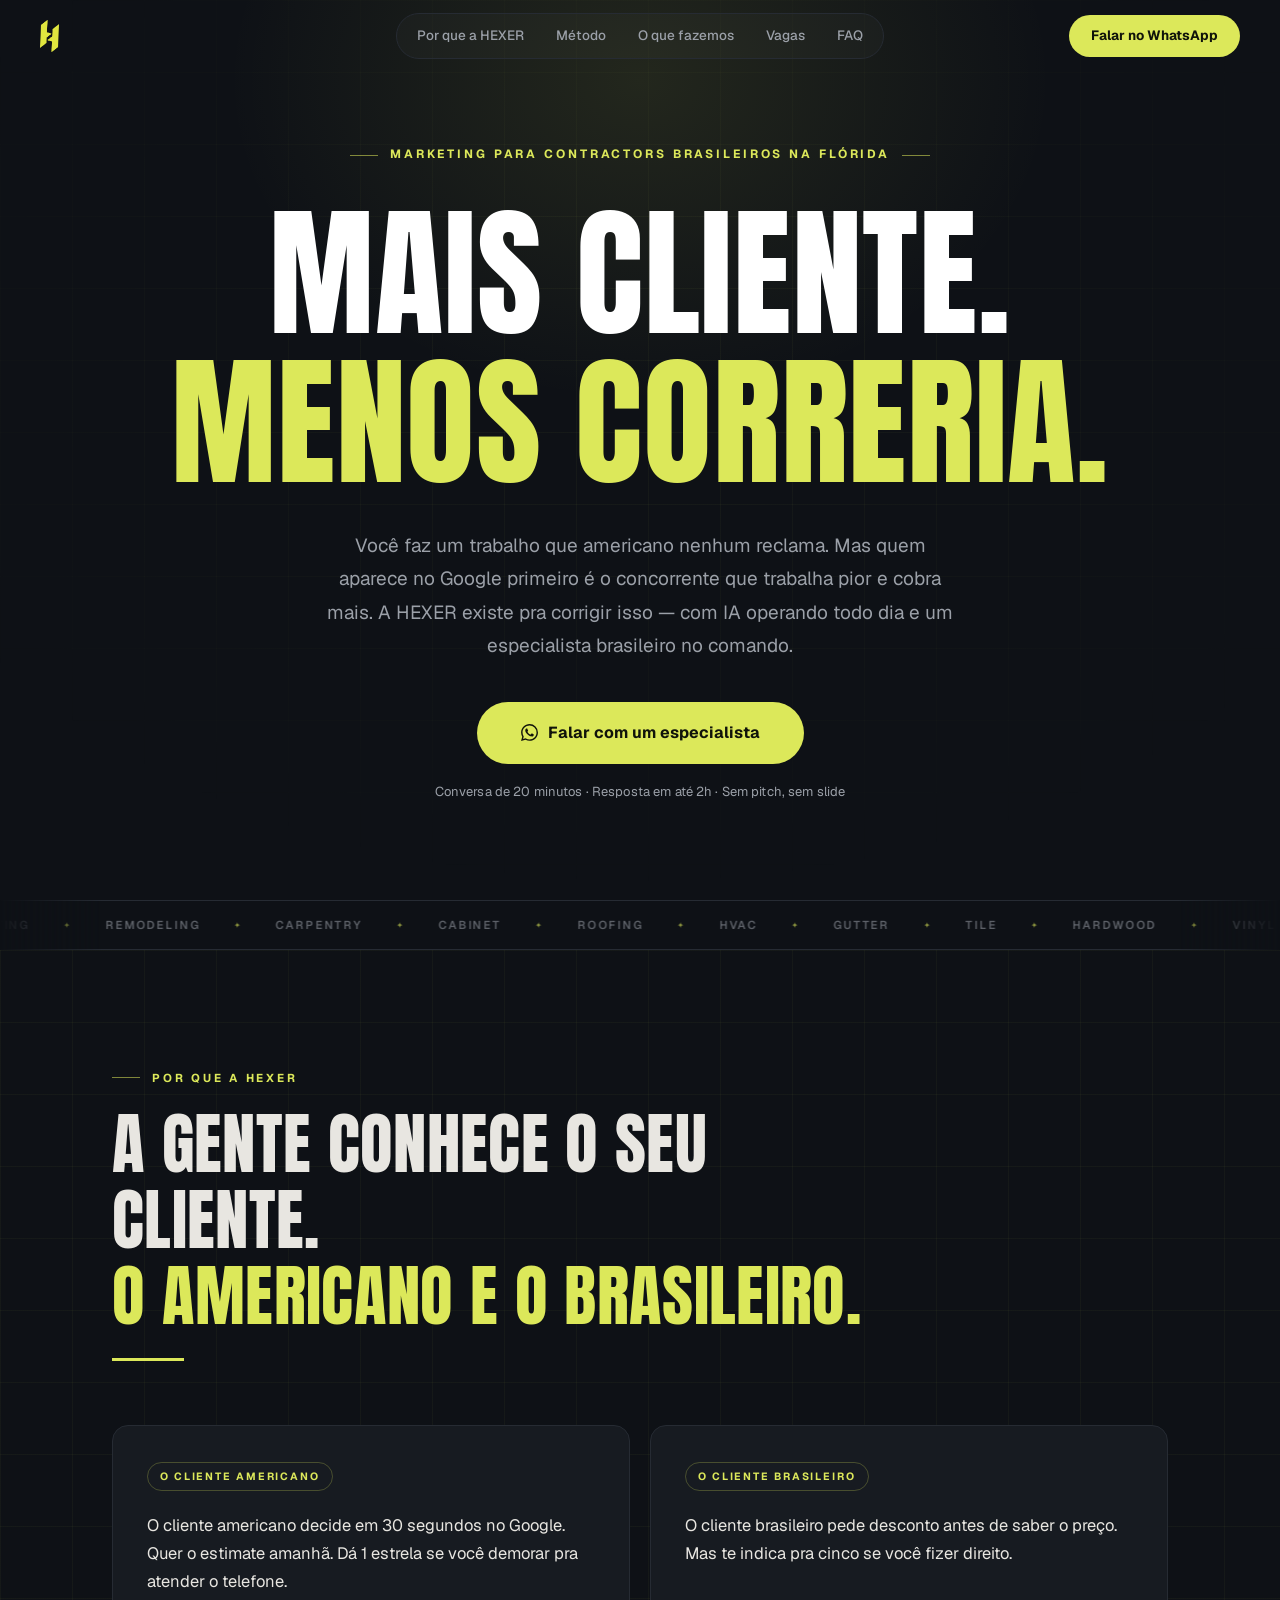
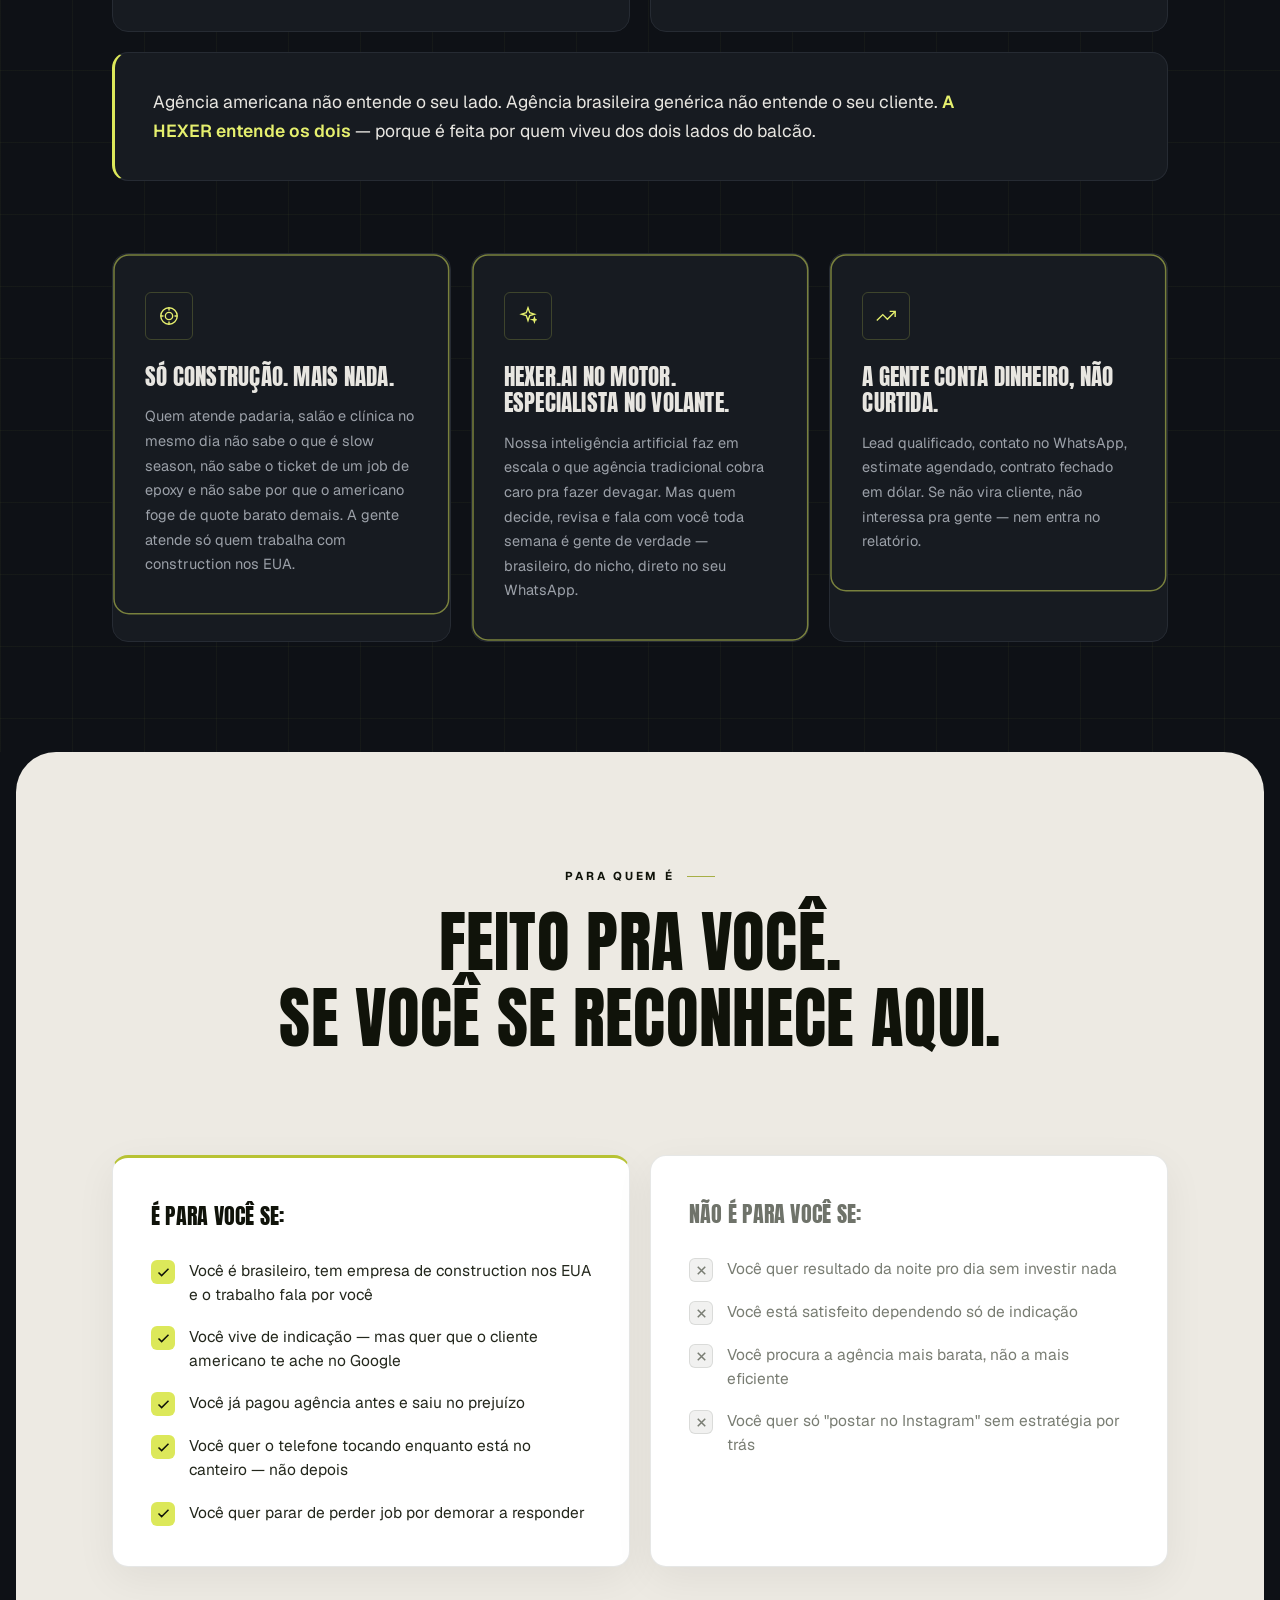
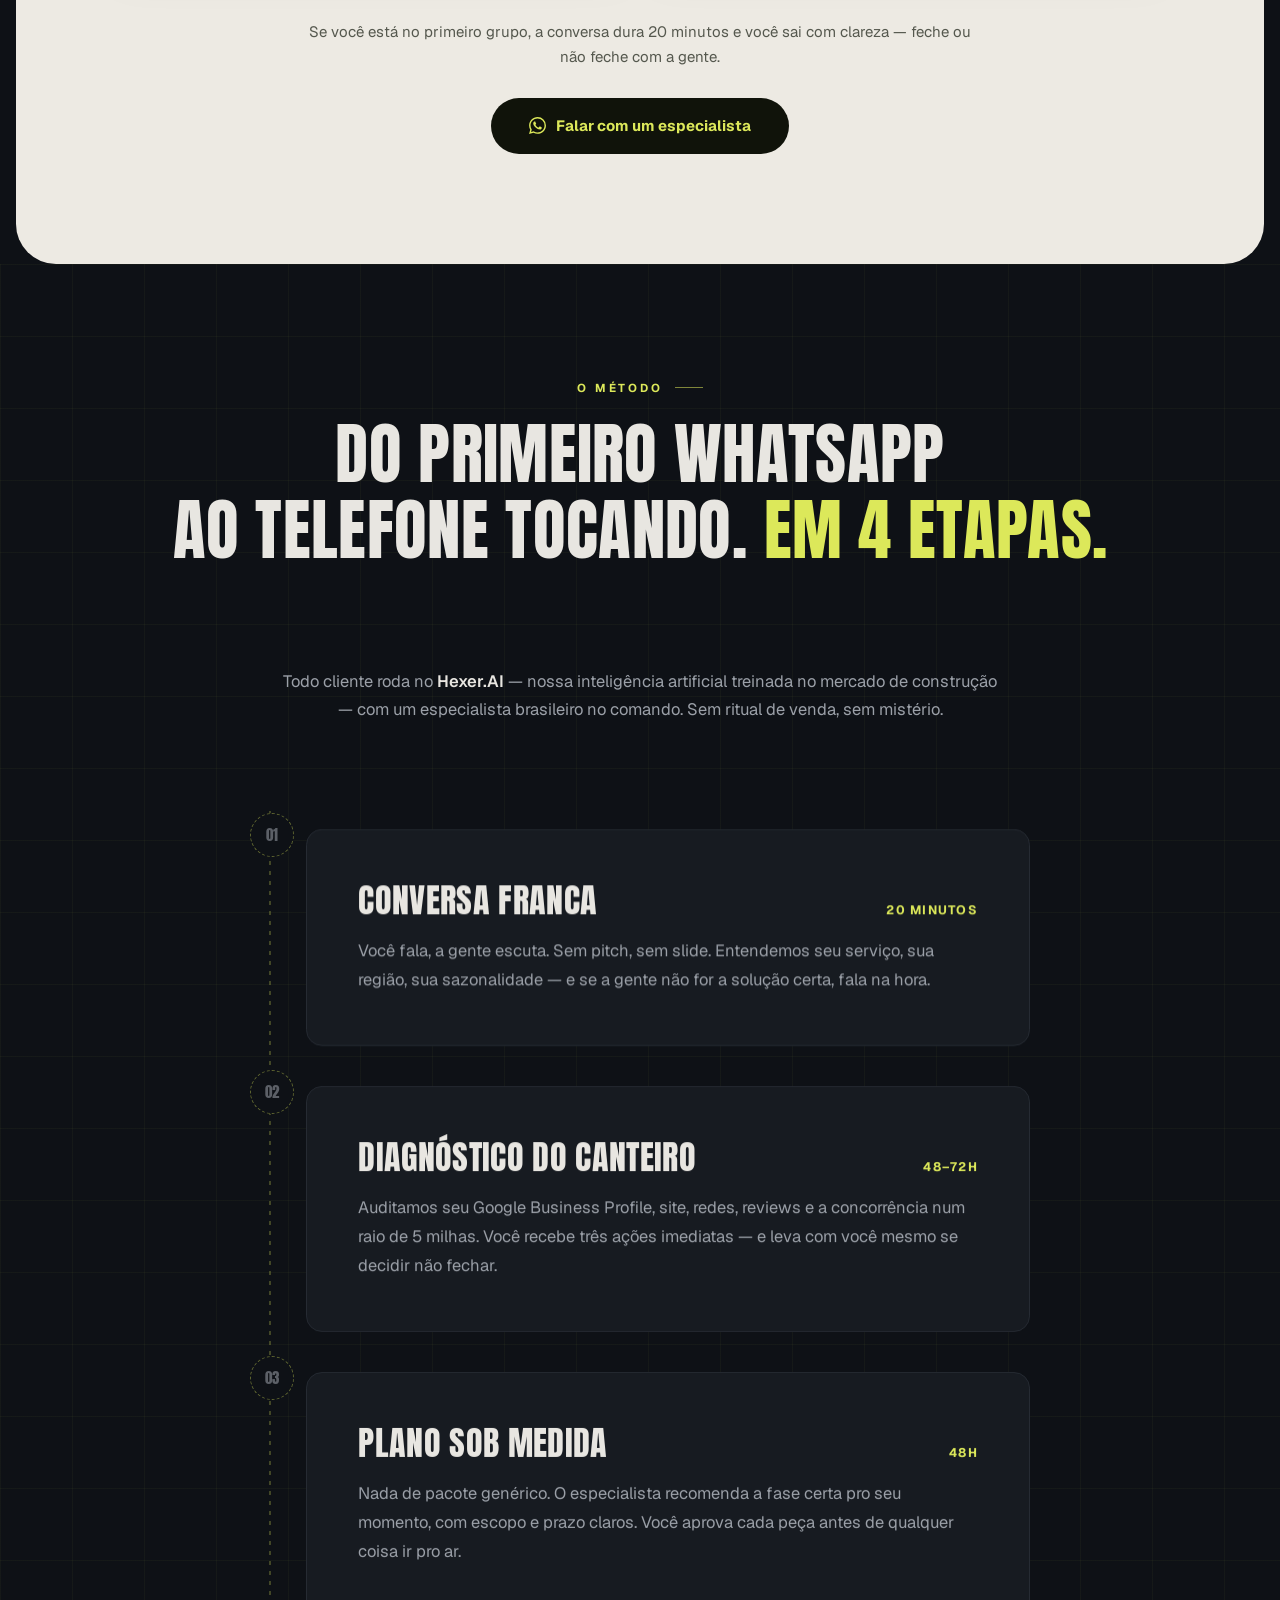
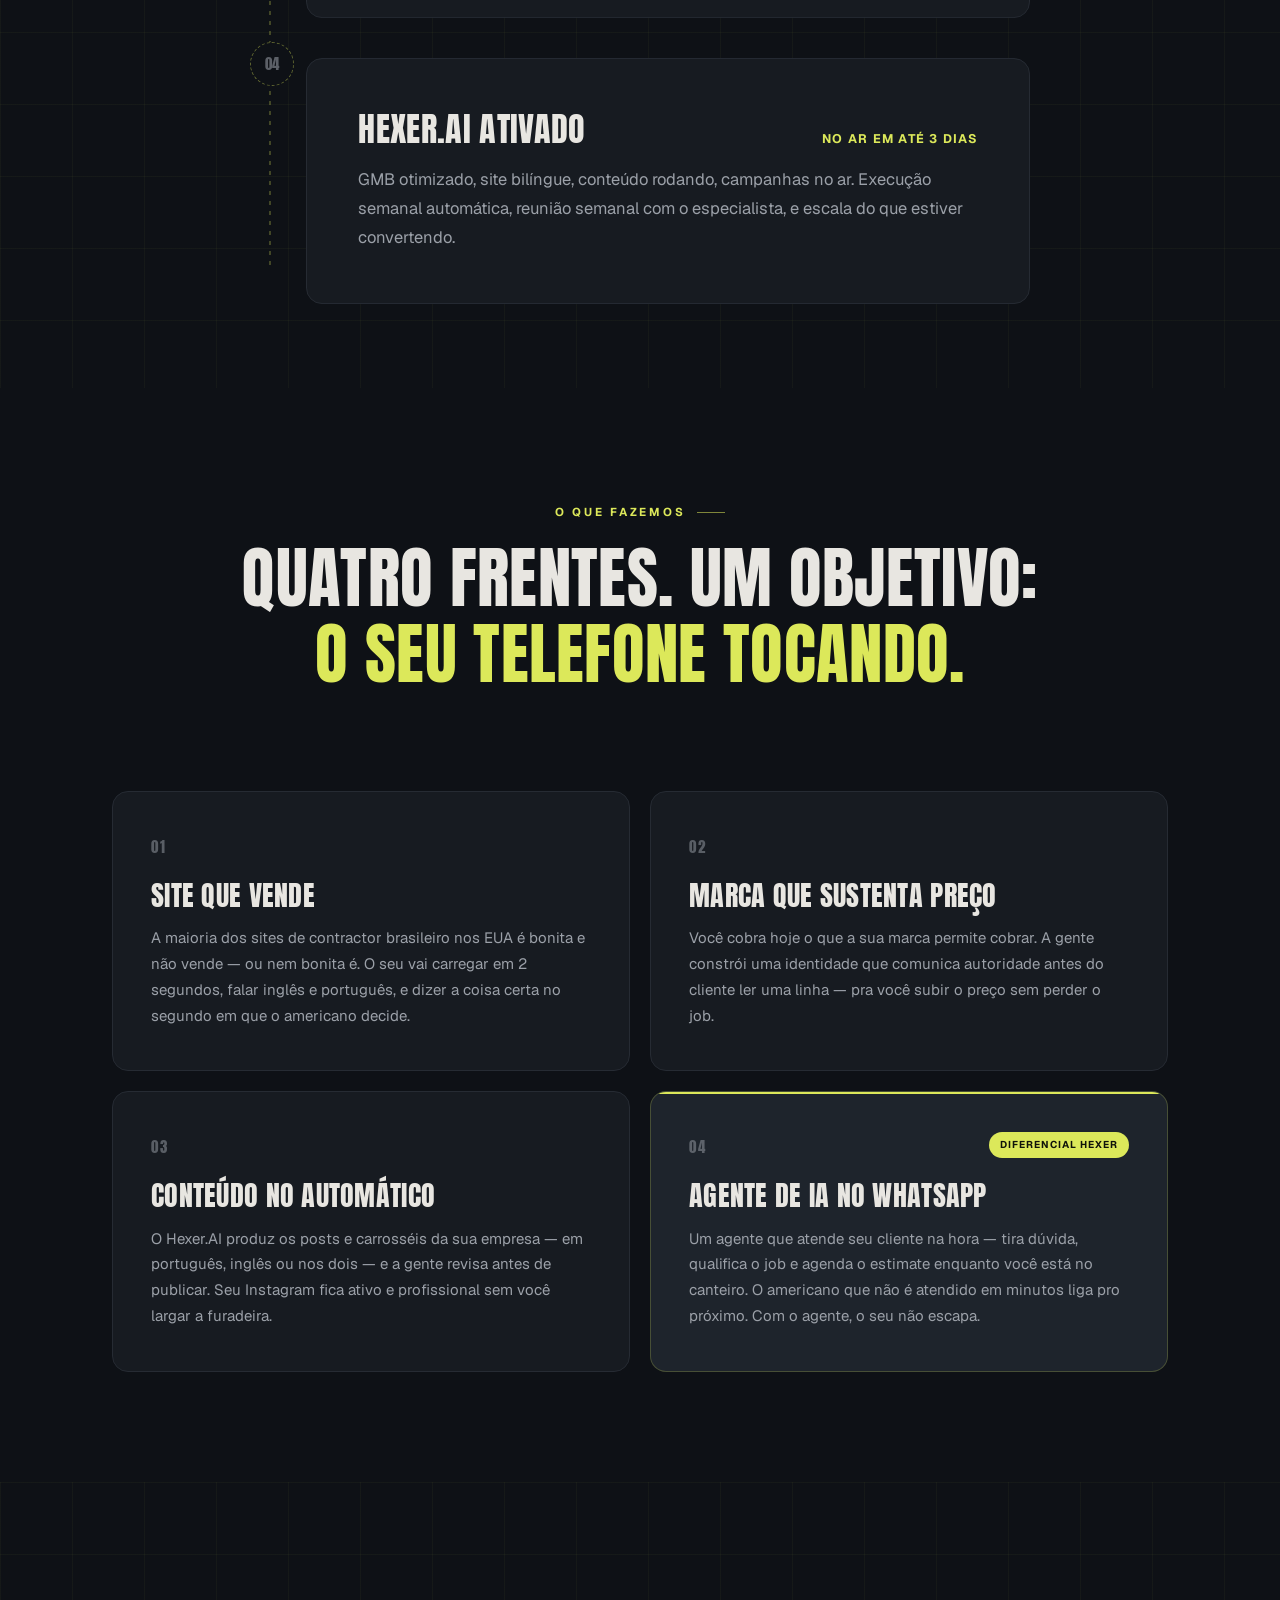
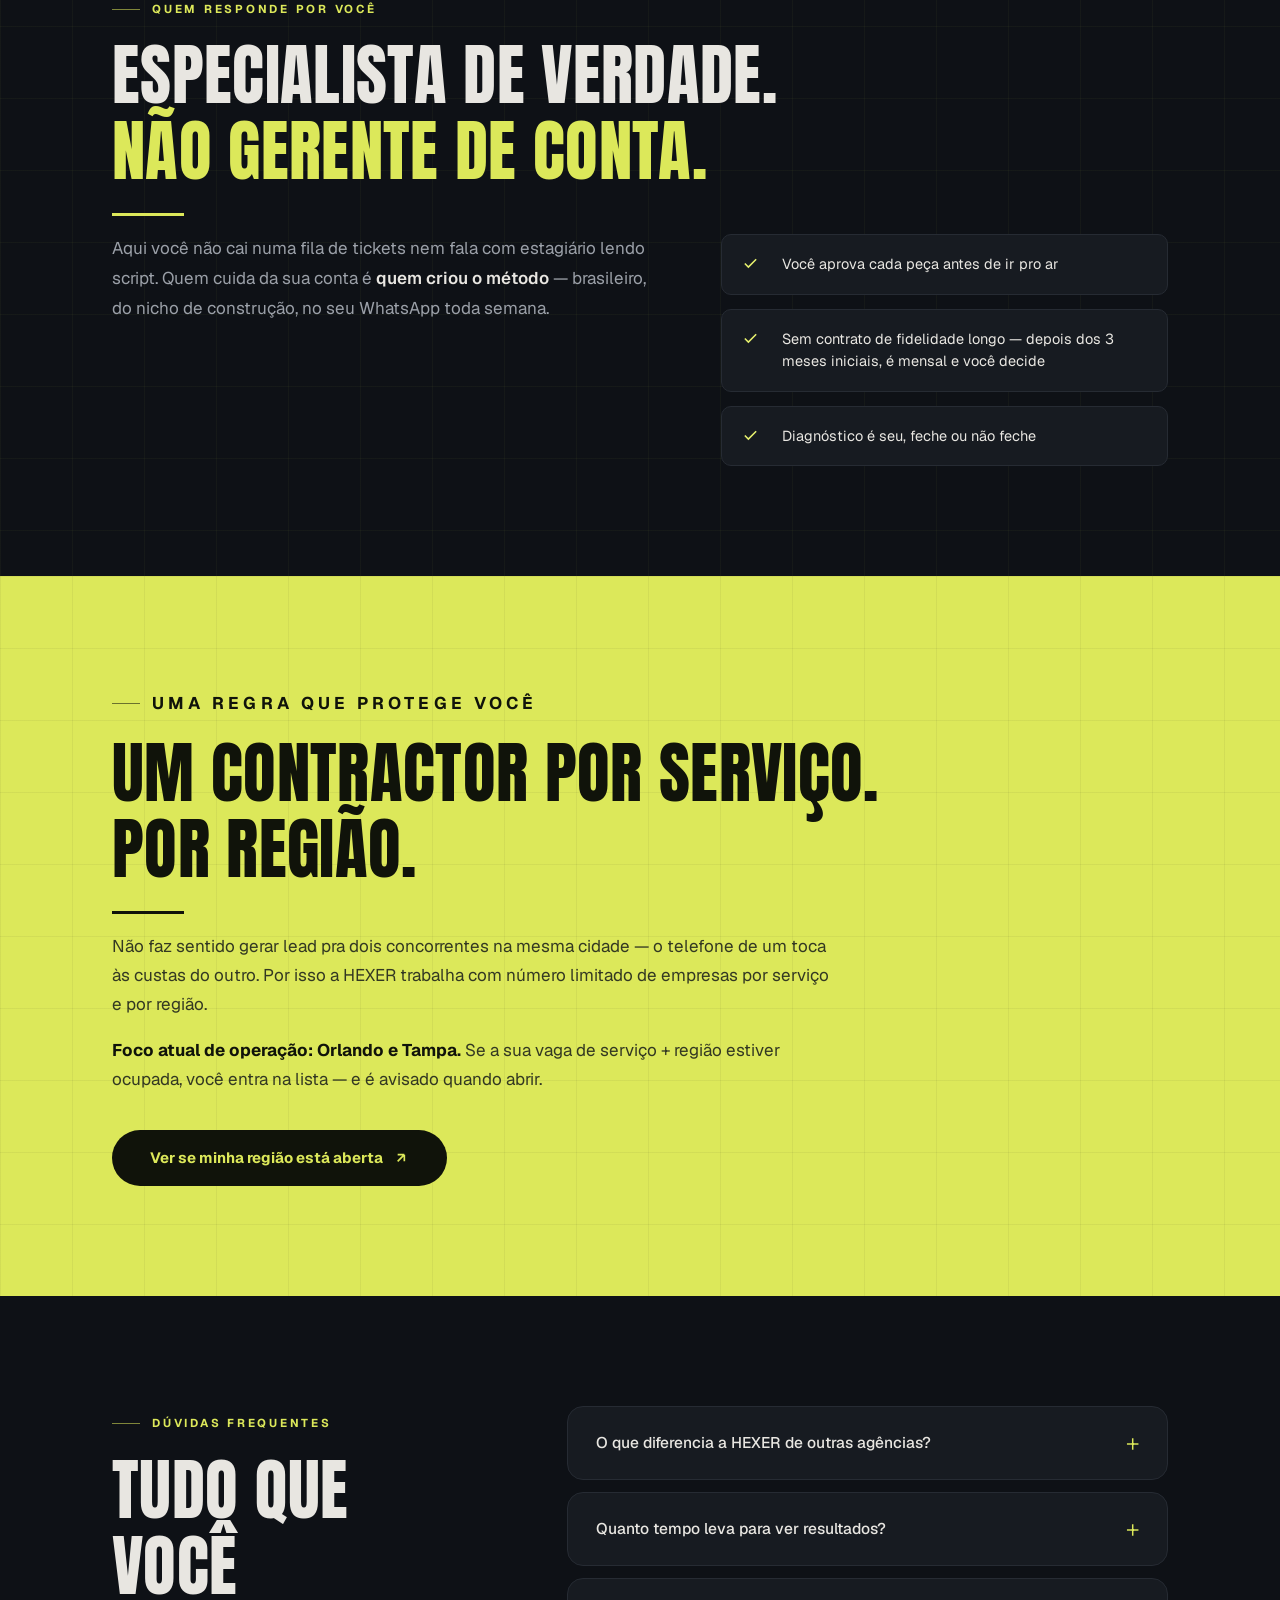
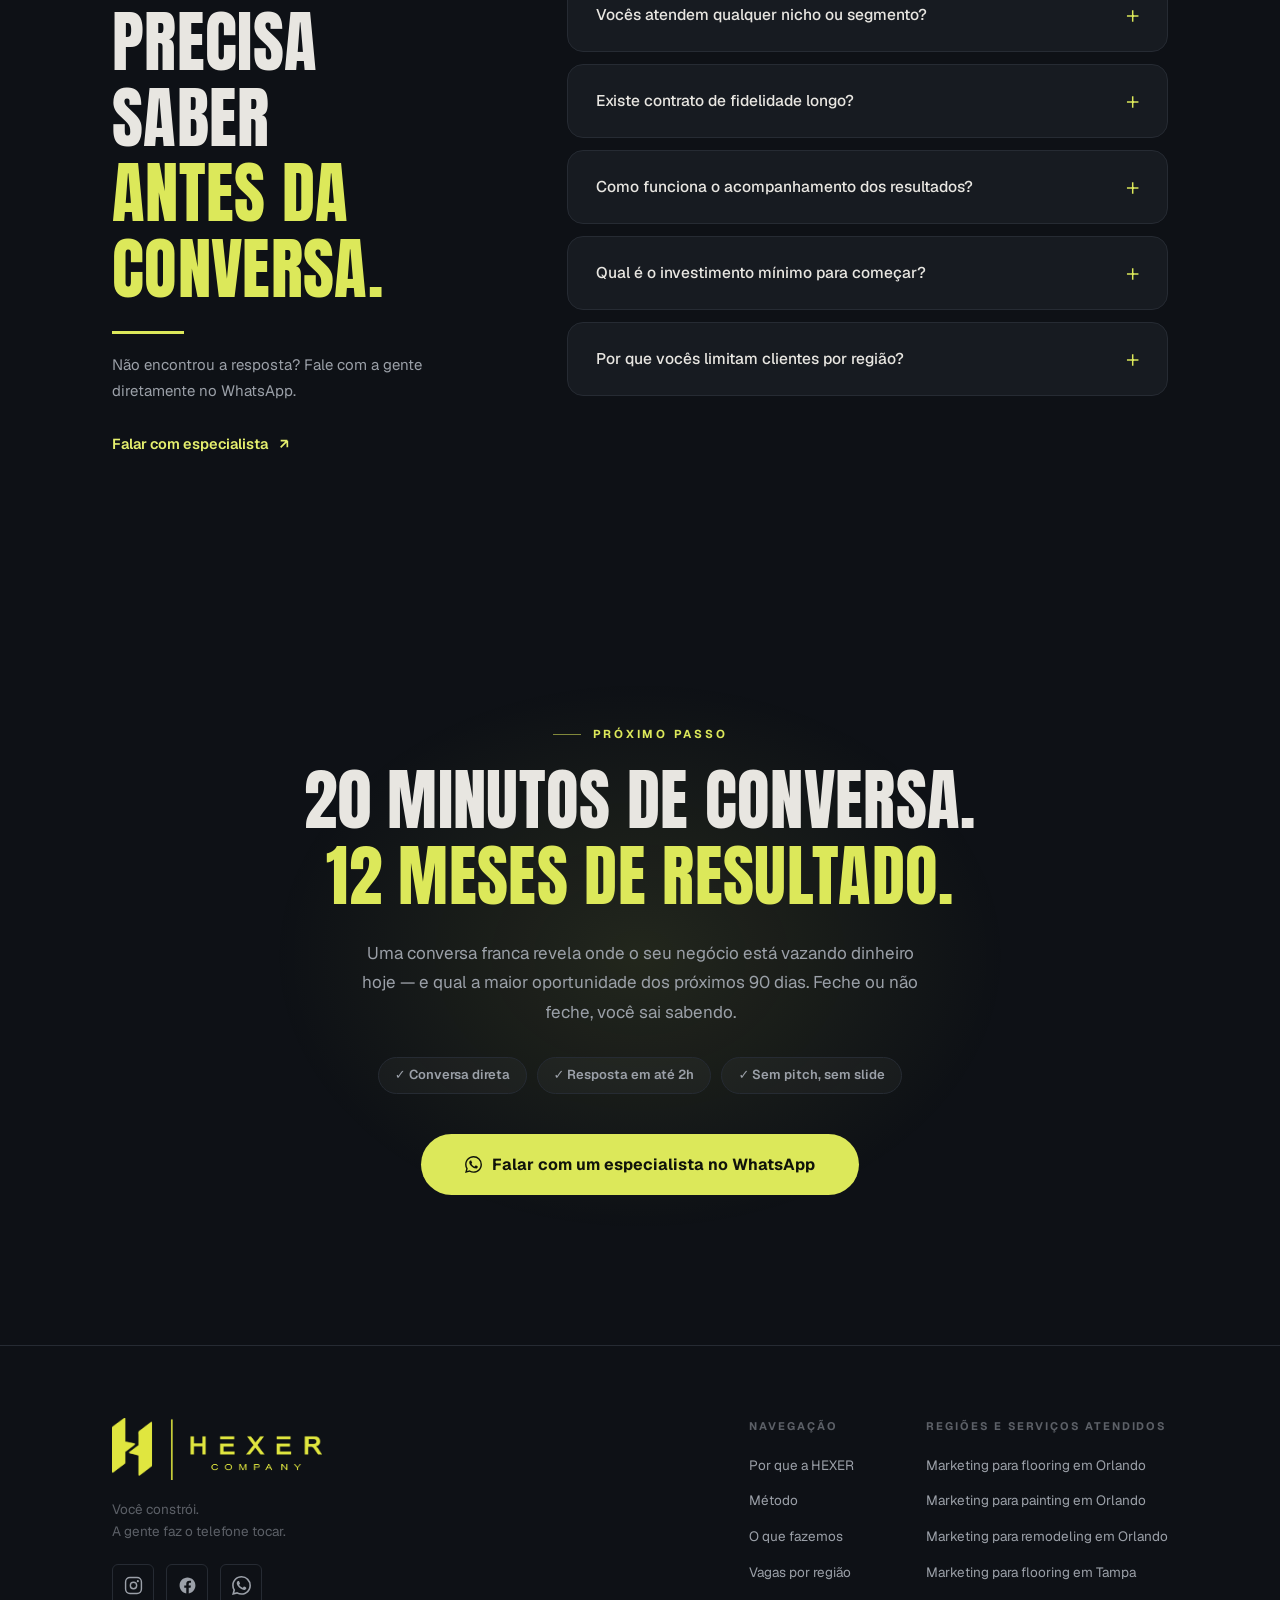
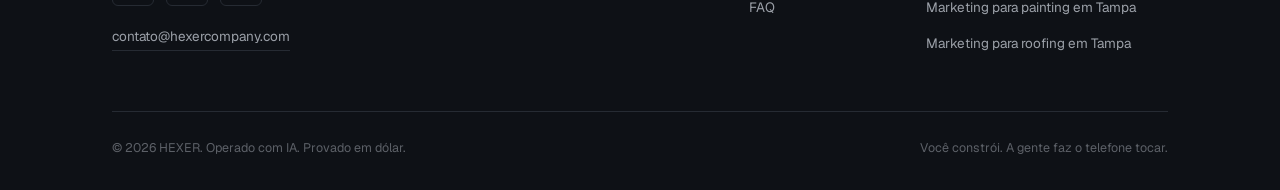
<file: index.html>
<!DOCTYPE html>
<html lang="pt-BR" class="is-loading">

<head>
  <meta charset="UTF-8" />
  <meta name="viewport" content="width=device-width, initial-scale=1.0" />
  <noscript>
    <style>html.is-loading .loader{display:none} html.is-loading .hero-in{animation-play-state:running}</style>
  </noscript>

  <title>Marketing para Contractors Brasileiros na Flórida | HEXER</title>
  <meta name="description"
    content="Agência de marketing com IA exclusiva para brasileiros do setor de construção nos EUA — flooring, painting, remodeling, roofing, HVAC. Orlando e Tampa. Você constrói, a gente faz o telefone tocar." />

  <link rel="canonical" href="https://hexercompany.com/" />
  <meta name="theme-color" content="#0E1116" />

  <meta property="og:title" content="HEXER — Marketing para Contractors Brasileiros na Flórida" />
  <meta property="og:description"
    content="Marketing com IA para brasileiros do setor de construção nos EUA. Você constrói. A gente faz o telefone tocar." />
  <meta property="og:image" content="https://hexercompany.com/assets/og-hexer.png" />
  <meta property="og:type" content="website" />
  <meta property="og:url" content="https://hexercompany.com/" />
  <meta property="og:locale" content="pt_BR" />

  <link rel="icon" type="image/png" href="assets/hexer-mark-lime.png" />

  <link rel="preload" href="fonts/Anton-Latin.woff2" as="font" type="font/woff2" crossorigin />
  <link rel="preload" href="fonts/Geist-Variable.woff2" as="font" type="font/woff2" crossorigin />
  <link rel="stylesheet" href="styles.css" />

  <script type="application/ld+json">
  {
    "@context": "https://schema.org",
    "@type": "ProfessionalService",
    "name": "HEXER Company",
    "description": "Agência de marketing digital com IA para contractors brasileiros do setor de construção nos EUA.",
    "url": "https://hexercompany.com",
    "logo": "https://hexercompany.com/assets/hexer-logo-full.png",
    "areaServed": [
      {"@type": "City", "name": "Orlando"},
      {"@type": "City", "name": "Tampa"}
    ],
    "knowsLanguage": ["pt-BR", "en-US"],
    "email": "contato@hexercompany.com",
    "sameAs": ["https://www.instagram.com/hexer.company/", "https://www.facebook.com/profile.php?id=61592247232628"]
  }
  </script>

  <script type="application/ld+json">
  {
    "@context": "https://schema.org",
    "@type": "FAQPage",
    "mainEntity": [
      {
        "@type": "Question",
        "name": "O que diferencia a HEXER de outras agências?",
        "acceptedAnswer": {
          "@type": "Answer",
          "text": "Três coisas. Atendemos exclusivamente construção brasileira nos EUA, com foco em Orlando e Tampa — não dividimos atenção com padaria, salão e clínica. Operamos com o Hexer.AI, nossa inteligência artificial própria — método exclusivo que entrega muito sem cobrar fortuna. E você fala direto com o especialista, não com gerente de conta."
        }
      },
      {
        "@type": "Question",
        "name": "Quanto tempo leva para ver resultados?",
        "acceptedAnswer": {
          "@type": "Answer",
          "text": "Tráfego pago: primeiros leads em 14 a 30 dias. SEO local e Google Meu Negócio: primeiros contatos em 60 a 90 dias. Se a expectativa é telefone tocando amanhã sem investir nada, a gente avisa logo: ninguém honesto promete isso."
        }
      },
      {
        "@type": "Question",
        "name": "Vocês atendem qualquer nicho ou segmento?",
        "acceptedAnswer": {
          "@type": "Answer",
          "text": "Não. Trabalhamos só com construtoras e prestadores de serviço braçal brasileiros nos EUA — flooring, painting, remodeling, HVAC, roofing e afins. Foco atual de operações: Orlando e Tampa. Outras regiões da Flórida, mediante avaliação na conversa."
        }
      },
      {
        "@type": "Question",
        "name": "Existe contrato de fidelidade longo?",
        "acceptedAnswer": {
          "@type": "Answer",
          "text": "Recomendamos 3 meses iniciais — tempo mínimo pra gerar dado real, não impressão. Depois é mensal, você decide. A maioria renova — e nenhum por contrato."
        }
      },
      {
        "@type": "Question",
        "name": "Como funciona o acompanhamento dos resultados?",
        "acceptedAnswer": {
          "@type": "Answer",
          "text": "Reunião semanal de 30 minutos com o especialista que cuida do seu negócio, dashboard com métricas em tempo real e WhatsApp direto entre as reuniões. Você sabe o que está sendo feito, por quê e qual o retorno — semana após semana."
        }
      },
      {
        "@type": "Question",
        "name": "Qual é o investimento mínimo para começar?",
        "acceptedAnswer": {
          "@type": "Answer",
          "text": "Depende da fase e do seu momento — por isso fechamos valor na conversa, não numa tabela. Em 20 minutos o especialista entende seu negócio e recomenda o caminho certo, com investimento claro. A verba de anúncios é paga direto por você, na sua conta do Google e da Meta."
        }
      },
      {
        "@type": "Question",
        "name": "Por que vocês limitam clientes por região?",
        "acceptedAnswer": {
          "@type": "Answer",
          "text": "Porque lead-gen pra dois concorrentes diretos na mesma cidade é conflito de interesse — o resultado de um sai do bolso do outro. Limitar por serviço e região é o que garante que o investimento trabalha só pra você."
        }
      }
    ]
  }
  </script>
</head>

<body>

  <!-- ══════════════ LOADER (intro) ══════════════ -->
  <div class="loader" id="loader" aria-hidden="true">
    <img class="loader-logo" src="assets/hexer-logo-full.png" alt="" width="4020" height="1175" />
    <div class="loader-bar"><span class="loader-fill"></span></div>
  </div>

  <!-- ══════════════ NAVBAR ══════════════ -->
  <header class="navbar" id="navbar">
    <a href="#hero" class="nav-logo" aria-label="HEXER — início">
      <img class="hx-mark" src="assets/hexer-mark-lime.png" alt="HEXER" width="1107" height="1872" />
    </a>

    <nav class="nav-pill" aria-label="Menu principal">
      <a href="#porque" class="nav-link">Por que a HEXER</a>
      <a href="#metodo" class="nav-link">Método</a>
      <a href="#servicos" class="nav-link">O que fazemos</a>
      <a href="#vagas" class="nav-link">Vagas</a>
      <a href="#faq" class="nav-link">FAQ</a>
    </nav>

    <a href="https://wa.me/5592994420438?text=Oi%2C%20quero%20falar%20sobre%20marketing%20pra%20minha%20construtora"
      class="nav-cta" target="_blank" rel="noopener">Falar no WhatsApp</a>

    <button class="nav-toggle" id="navToggle" aria-label="Abrir menu" aria-expanded="false" aria-controls="mobileMenu">
      <span></span><span></span><span></span>
    </button>
  </header>

  <!-- MOBILE MENU -->
  <div class="mobile-menu" id="mobileMenu" aria-hidden="true">
    <nav class="mobile-menu-nav" aria-label="Menu mobile">
      <a href="#porque">Por que a HEXER</a>
      <a href="#metodo">Método</a>
      <a href="#servicos">O que fazemos</a>
      <a href="#vagas">Vagas</a>
      <a href="#faq">FAQ</a>
    </nav>
    <a href="https://wa.me/5592994420438?text=Oi%2C%20quero%20falar%20sobre%20marketing%20pra%20minha%20construtora"
      class="mobile-menu-cta" target="_blank" rel="noopener">Falar no WhatsApp</a>
  </div>

  <!-- ══════════════ HERO ══════════════ -->
  <section class="hero" id="hero">
    <div class="hero-bg" aria-hidden="true"></div>

    <div class="hero-content">
      <p class="eyebrow hero-in hero-in-1">Marketing para contractors brasileiros na Flórida</p>

      <h1 class="hero-h1">
        <span class="h1-line hero-in hero-in-2">Mais cliente.</span>
        <span class="h1-line h1-accent hero-in hero-in-3">Menos correria.</span>
      </h1>

      <p class="hero-copy hero-in hero-in-4">
        Você faz um trabalho que americano nenhum reclama. Mas quem aparece no Google primeiro é o
        concorrente que trabalha pior e cobra mais. A HEXER existe pra corrigir isso — com IA operando
        todo dia e um especialista brasileiro no comando.
      </p>

      <div class="hero-actions hero-in hero-in-4">
        <a href="https://wa.me/5592994420438?text=Oi%2C%20quero%20falar%20sobre%20marketing%20pra%20minha%20construtora"
          class="btn-primary btn-xl" target="_blank" rel="noopener">
          <svg class="whatsapp-icon" viewBox="0 0 24 24" fill="currentColor" aria-hidden="true">
            <path d="M17.472 14.382c-.297-.149-1.758-.867-2.03-.967-.273-.099-.471-.148-.67.15-.197.297-.767.966-.94 1.164-.173.199-.347.223-.644.075-.297-.15-1.255-.463-2.39-1.475-.883-.788-1.48-1.761-1.653-2.059-.173-.297-.018-.458.13-.606.134-.133.298-.347.446-.52.149-.174.198-.298.298-.497.099-.198.05-.371-.025-.52-.075-.149-.669-1.612-.916-2.207-.242-.579-.487-.5-.669-.51-.173-.008-.371-.01-.57-.01-.198 0-.52.074-.792.372-.272.297-1.04 1.016-1.04 2.479 0 1.462 1.065 2.875 1.213 3.074.149.198 2.096 3.2 5.077 4.487.709.306 1.262.489 1.694.625.712.227 1.36.195 1.871.118.571-.085 1.758-.719 2.006-1.413.248-.694.248-1.289.173-1.413-.074-.124-.272-.198-.57-.347m-5.421 7.403h-.004a9.87 9.87 0 01-5.031-1.378l-.361-.214-3.741.982.998-3.648-.235-.374a9.86 9.86 0 01-1.51-5.26c.001-5.45 4.436-9.884 9.888-9.884 2.64 0 5.122 1.03 6.988 2.898a9.825 9.825 0 012.893 6.994c-.003 5.45-4.437 9.884-9.885 9.884m8.413-18.297A11.815 11.815 0 0012.05 0C5.495 0 .16 5.335.157 11.892c0 2.096.547 4.142 1.588 5.945L.057 24l6.305-1.654a11.882 11.882 0 005.683 1.448h.005c6.554 0 11.89-5.335 11.893-11.893a11.821 11.821 0 00-3.48-8.413z" />
          </svg>
          Falar com um especialista
        </a>
        <p class="micro-proof">Conversa de 20 minutos &middot; Resposta em até 2h &middot; Sem pitch, sem slide</p>
      </div>
    </div>
  </section>

  <!-- ══════════════ MARQUEE DE TRADES ══════════════ -->
  <div class="marquee-strip" aria-hidden="true">
    <div class="marquee-track" id="marqueeTrack">
      <span>Flooring</span><span class="sep">✦</span>
      <span>Painting</span><span class="sep">✦</span>
      <span>Remodeling</span><span class="sep">✦</span>
      <span>Carpentry</span><span class="sep">✦</span>
      <span>Cabinet</span><span class="sep">✦</span>
      <span>Roofing</span><span class="sep">✦</span>
      <span>HVAC</span><span class="sep">✦</span>
      <span>Gutter</span><span class="sep">✦</span>
      <span>Tile</span><span class="sep">✦</span>
      <span>Hardwood</span><span class="sep">✦</span>
      <span>Vinyl</span><span class="sep">✦</span>
      <span>Epoxy</span><span class="sep">✦</span>
      <span>Framing</span><span class="sep">✦</span>
      <span>Flooring</span><span class="sep">✦</span>
      <span>Painting</span><span class="sep">✦</span>
      <span>Remodeling</span><span class="sep">✦</span>
      <span>Carpentry</span><span class="sep">✦</span>
      <span>Cabinet</span><span class="sep">✦</span>
      <span>Roofing</span><span class="sep">✦</span>
      <span>HVAC</span><span class="sep">✦</span>
      <span>Gutter</span><span class="sep">✦</span>
      <span>Tile</span><span class="sep">✦</span>
      <span>Hardwood</span><span class="sep">✦</span>
      <span>Vinyl</span><span class="sep">✦</span>
      <span>Epoxy</span><span class="sep">✦</span>
      <span>Framing</span><span class="sep">✦</span>
    </div>
  </div>

  <!-- ══════════════ SEÇÃO 2 · POR QUE A HEXER ══════════════ -->
  <section class="section porque bp-grid" id="porque">
    <div class="container">
      <div class="section-header sr">
        <p class="section-label">Por que a HEXER</p>
        <h2 class="section-h2">A gente conhece o seu cliente.<br /><em>O americano e o brasileiro.</em></h2>
      </div>

      <div class="contraste">
        <div class="contraste-card sr">
          <span class="contraste-tag">O cliente americano</span>
          <p>O cliente americano decide em 30 segundos no Google. Quer o estimate amanhã.
            Dá 1 estrela se você demorar pra atender o telefone.</p>
        </div>
        <div class="contraste-card sr" style="--d:.12s">
          <span class="contraste-tag">O cliente brasileiro</span>
          <p>O cliente brasileiro pede desconto antes de saber o preço.
            Mas te indica pra cinco se você fizer direito.</p>
        </div>
      </div>

      <div class="contraste-punch sr">
        <p>Agência americana não entende o seu lado. Agência brasileira genérica não entende o seu cliente.
          <strong>A HEXER entende os dois</strong> — porque é feita por quem viveu dos dois lados do balcão.</p>
      </div>

      <div class="dif-grid">
        <div class="dif-card draw-card sr">
          <svg class="draw-svg" aria-hidden="true"><rect pathLength="1" /></svg>
          <div class="draw-fill">
            <span class="dif-ico" aria-hidden="true">
              <svg viewBox="0 0 24 24" fill="none" stroke="currentColor" stroke-width="1.5">
                <circle cx="12" cy="12" r="9" />
                <circle cx="12" cy="12" r="4" />
                <path d="M12 3v3M12 18v3M3 12h3M18 12h3" />
              </svg>
            </span>
            <h3>Só construção. Mais nada.</h3>
            <p>Quem atende padaria, salão e clínica no mesmo dia não sabe o que é slow season, não sabe o
              ticket de um job de epoxy e não sabe por que o americano foge de quote barato demais.
              A gente atende só quem trabalha com construction nos EUA.</p>
          </div>
        </div>

        <div class="dif-card draw-card sr" style="--d:.1s">
          <svg class="draw-svg" aria-hidden="true"><rect pathLength="1" /></svg>
          <div class="draw-fill">
            <span class="dif-ico" aria-hidden="true">
              <svg viewBox="0 0 24 24" fill="none" stroke="currentColor" stroke-width="1.5">
                <path d="M12 3l1.9 5.4L19 10l-5.1 1.6L12 17l-1.9-5.4L5 10l5.1-1.6z" />
                <path d="M19 14l.6 1.8L21.4 16l-1.8.6L19 18.4l-.6-1.8L16.6 16l1.8-.4z" />
              </svg>
            </span>
            <h3>Hexer.AI no motor. Especialista no volante.</h3>
            <p>Nossa inteligência artificial faz em escala o que agência tradicional cobra caro pra fazer
              devagar. Mas quem decide, revisa e fala com você toda semana é gente de verdade — brasileiro,
              do nicho, direto no seu WhatsApp.</p>
          </div>
        </div>

        <div class="dif-card draw-card sr" style="--d:.2s">
          <svg class="draw-svg" aria-hidden="true"><rect pathLength="1" /></svg>
          <div class="draw-fill">
            <span class="dif-ico" aria-hidden="true">
              <svg viewBox="0 0 24 24" fill="none" stroke="currentColor" stroke-width="1.5">
                <polyline points="22 7 13.5 15.5 8.5 10.5 2 17" />
                <polyline points="16 7 22 7 22 13" />
              </svg>
            </span>
            <h3>A gente conta dinheiro, não curtida.</h3>
            <p>Lead qualificado, contato no WhatsApp, estimate agendado, contrato fechado em dólar.
              Se não vira cliente, não interessa pra gente — nem entra no relatório.</p>
          </div>
        </div>
      </div>
    </div>
  </section>

  <!-- ══════════════ SEÇÃO 3 · PARA QUEM É ══════════════ -->
  <section class="section para-quem" id="para-quem">
    <div class="container">
      <div class="section-header--center sr">
        <p class="section-label">Para quem é</p>
        <h2 class="section-h2">Feito pra você.<br /><em>Se você se reconhece aqui.</em></h2>
      </div>

      <div class="pq-grid">
        <div class="pq-block pq-block--yes sr">
          <h3 class="pq-block-title">É para você se:</h3>
          <ul class="pq-list">
            <li class="pq-item">
              <span class="pq-ico pq-ico--yes" aria-hidden="true">
                <svg viewBox="0 0 24 24" fill="none" stroke="currentColor" stroke-width="2.4"><polyline points="20 6 9 17 4 12" /></svg>
              </span>
              <span>Você é brasileiro, tem empresa de construction nos EUA e o trabalho fala por você</span>
            </li>
            <li class="pq-item">
              <span class="pq-ico pq-ico--yes" aria-hidden="true">
                <svg viewBox="0 0 24 24" fill="none" stroke="currentColor" stroke-width="2.4"><polyline points="20 6 9 17 4 12" /></svg>
              </span>
              <span>Você vive de indicação — mas quer que o cliente americano te ache no Google</span>
            </li>
            <li class="pq-item">
              <span class="pq-ico pq-ico--yes" aria-hidden="true">
                <svg viewBox="0 0 24 24" fill="none" stroke="currentColor" stroke-width="2.4"><polyline points="20 6 9 17 4 12" /></svg>
              </span>
              <span>Você já pagou agência antes e saiu no prejuízo</span>
            </li>
            <li class="pq-item">
              <span class="pq-ico pq-ico--yes" aria-hidden="true">
                <svg viewBox="0 0 24 24" fill="none" stroke="currentColor" stroke-width="2.4"><polyline points="20 6 9 17 4 12" /></svg>
              </span>
              <span>Você quer o telefone tocando enquanto está no canteiro — não depois</span>
            </li>
            <li class="pq-item">
              <span class="pq-ico pq-ico--yes" aria-hidden="true">
                <svg viewBox="0 0 24 24" fill="none" stroke="currentColor" stroke-width="2.4"><polyline points="20 6 9 17 4 12" /></svg>
              </span>
              <span>Você quer parar de perder job por demorar a responder</span>
            </li>
          </ul>
        </div>

        <div class="pq-block pq-block--no sr" style="--d:.12s">
          <h3 class="pq-block-title pq-block-title--muted">Não é para você se:</h3>
          <ul class="pq-list">
            <li class="pq-item pq-item--muted">
              <span class="pq-ico pq-ico--no" aria-hidden="true">
                <svg viewBox="0 0 24 24" fill="none" stroke="currentColor" stroke-width="2.4"><path d="M18 6L6 18M6 6l12 12" /></svg>
              </span>
              <span>Você quer resultado da noite pro dia sem investir nada</span>
            </li>
            <li class="pq-item pq-item--muted">
              <span class="pq-ico pq-ico--no" aria-hidden="true">
                <svg viewBox="0 0 24 24" fill="none" stroke="currentColor" stroke-width="2.4"><path d="M18 6L6 18M6 6l12 12" /></svg>
              </span>
              <span>Você está satisfeito dependendo só de indicação</span>
            </li>
            <li class="pq-item pq-item--muted">
              <span class="pq-ico pq-ico--no" aria-hidden="true">
                <svg viewBox="0 0 24 24" fill="none" stroke="currentColor" stroke-width="2.4"><path d="M18 6L6 18M6 6l12 12" /></svg>
              </span>
              <span>Você procura a agência mais barata, não a mais eficiente</span>
            </li>
            <li class="pq-item pq-item--muted">
              <span class="pq-ico pq-ico--no" aria-hidden="true">
                <svg viewBox="0 0 24 24" fill="none" stroke="currentColor" stroke-width="2.4"><path d="M18 6L6 18M6 6l12 12" /></svg>
              </span>
              <span>Você quer só "postar no Instagram" sem estratégia por trás</span>
            </li>
          </ul>
        </div>
      </div>

      <p class="pq-note sr">Se você está no primeiro grupo, a conversa dura 20 minutos e você sai com
        clareza — feche ou não feche com a gente.</p>

      <div class="pq-cta sr">
        <a href="https://wa.me/5592994420438?text=Oi%2C%20quero%20falar%20sobre%20marketing%20pra%20minha%20construtora"
          class="btn-ink" target="_blank" rel="noopener">
          <svg class="whatsapp-icon" viewBox="0 0 24 24" fill="currentColor" aria-hidden="true">
            <path d="M17.472 14.382c-.297-.149-1.758-.867-2.03-.967-.273-.099-.471-.148-.67.15-.197.297-.767.966-.94 1.164-.173.199-.347.223-.644.075-.297-.15-1.255-.463-2.39-1.475-.883-.788-1.48-1.761-1.653-2.059-.173-.297-.018-.458.13-.606.134-.133.298-.347.446-.52.149-.174.198-.298.298-.497.099-.198.05-.371-.025-.52-.075-.149-.669-1.612-.916-2.207-.242-.579-.487-.5-.669-.51-.173-.008-.371-.01-.57-.01-.198 0-.52.074-.792.372-.272.297-1.04 1.016-1.04 2.479 0 1.462 1.065 2.875 1.213 3.074.149.198 2.096 3.2 5.077 4.487.709.306 1.262.489 1.694.625.712.227 1.36.195 1.871.118.571-.085 1.758-.719 2.006-1.413.248-.694.248-1.289.173-1.413-.074-.124-.272-.198-.57-.347m-5.421 7.403h-.004a9.87 9.87 0 01-5.031-1.378l-.361-.214-3.741.982.998-3.648-.235-.374a9.86 9.86 0 01-1.51-5.26c.001-5.45 4.436-9.884 9.888-9.884 2.64 0 5.122 1.03 6.988 2.898a9.825 9.825 0 012.893 6.994c-.003 5.45-4.437 9.884-9.885 9.884m8.413-18.297A11.815 11.815 0 0012.05 0C5.495 0 .16 5.335.157 11.892c0 2.096.547 4.142 1.588 5.945L.057 24l6.305-1.654a11.882 11.882 0 005.683 1.448h.005c6.554 0 11.89-5.335 11.893-11.893a11.821 11.821 0 00-3.48-8.413z" />
          </svg>
          Falar com um especialista
        </a>
      </div>
    </div>
  </section>

  <!-- ══════════════ SEÇÃO 4 · O MÉTODO (timeline assinatura) ══════════════ -->
  <section class="section metodo bp-grid" id="metodo">
    <div class="container">
      <div class="section-header--center sr">
        <p class="section-label">O método</p>
        <h2 class="section-h2">Do primeiro WhatsApp<br />ao telefone tocando. <em>Em 4 etapas.</em></h2>
      </div>

      <p class="metodo-intro sr">Todo cliente roda no <strong>Hexer.AI</strong> — nossa inteligência
        artificial treinada no mercado de construção — com um especialista brasileiro no comando.
        Sem ritual de venda, sem mistério.</p>

      <div class="mt-wrap" id="mtWrap">
        <div class="mt-rail" aria-hidden="true"><div class="mt-rail-fill" id="mtFill"></div></div>

        <ol class="mt-steps">
          <li class="mt-step">
            <span class="mt-node" aria-hidden="true">01</span>
            <div class="mt-card">
              <div class="mt-head">
                <h3>Conversa franca</h3>
                <span class="mt-time">20 minutos</span>
              </div>
              <p>Você fala, a gente escuta. Sem pitch, sem slide. Entendemos seu serviço, sua região,
                sua sazonalidade — e se a gente não for a solução certa, fala na hora.</p>
            </div>
          </li>

          <li class="mt-step">
            <span class="mt-node" aria-hidden="true">02</span>
            <div class="mt-card">
              <div class="mt-head">
                <h3>Diagnóstico do canteiro</h3>
                <span class="mt-time">48–72h</span>
              </div>
              <p>Auditamos seu Google Business Profile, site, redes, reviews e a concorrência num raio
                de 5 milhas. Você recebe três ações imediatas — e leva com você mesmo se decidir não fechar.</p>
            </div>
          </li>

          <li class="mt-step">
            <span class="mt-node" aria-hidden="true">03</span>
            <div class="mt-card">
              <div class="mt-head">
                <h3>Plano sob medida</h3>
                <span class="mt-time">48h</span>
              </div>
              <p>Nada de pacote genérico. O especialista recomenda a fase certa pro seu momento, com
                escopo e prazo claros. Você aprova cada peça antes de qualquer coisa ir pro ar.</p>
            </div>
          </li>

          <li class="mt-step">
            <span class="mt-node" aria-hidden="true">04</span>
            <div class="mt-card">
              <div class="mt-head">
                <h3>Hexer.AI ativado</h3>
                <span class="mt-time">no ar em até 3 dias</span>
              </div>
              <p>GMB otimizado, site bilíngue, conteúdo rodando, campanhas no ar. Execução semanal
                automática, reunião semanal com o especialista, e escala do que estiver convertendo.</p>
            </div>
          </li>
        </ol>
      </div>
    </div>
  </section>

  <!-- ══════════════ SEÇÃO 5 · O QUE ENTREGAMOS ══════════════ -->
  <section class="section servicos" id="servicos">
    <div class="container">
      <div class="section-header--center sr">
        <p class="section-label">O que fazemos</p>
        <h2 class="section-h2">Quatro frentes. Um objetivo:<br /><em>o seu telefone tocando.</em></h2>
      </div>

      <div class="frentes-grid">
        <div class="frente sr">
          <p class="frente-num">01</p>
          <h3>Site que vende</h3>
          <p>A maioria dos sites de contractor brasileiro nos EUA é bonita e não vende — ou nem bonita é.
            O seu vai carregar em 2 segundos, falar inglês e português, e dizer a coisa certa no segundo
            em que o americano decide.</p>
        </div>

        <div class="frente sr" style="--d:.08s">
          <p class="frente-num">02</p>
          <h3>Marca que sustenta preço</h3>
          <p>Você cobra hoje o que a sua marca permite cobrar. A gente constrói uma identidade que comunica
            autoridade antes do cliente ler uma linha — pra você subir o preço sem perder o job.</p>
        </div>

        <div class="frente sr" style="--d:.16s">
          <p class="frente-num">03</p>
          <h3>Conteúdo no automático</h3>
          <p>O Hexer.AI produz os posts e carrosséis da sua empresa — em português, inglês ou nos dois —
            e a gente revisa antes de publicar. Seu Instagram fica ativo e profissional sem você largar
            a furadeira.</p>
        </div>

        <div class="frente frente--feature sr" style="--d:.24s">
          <span class="frente-tag">Diferencial Hexer</span>
          <p class="frente-num">04</p>
          <h3>Agente de IA no WhatsApp</h3>
          <p>Um agente que atende seu cliente na hora — tira dúvida, qualifica o job e agenda o estimate
            enquanto você está no canteiro. O americano que não é atendido em minutos liga pro próximo.
            Com o agente, o seu não escapa.</p>
        </div>
      </div>
    </div>
  </section>

  <!-- ══════════════ SEÇÃO 6 · QUEM ESTÁ NO COMANDO ══════════════ -->
  <section class="section comando bp-grid" id="comando">
    <div class="container">
      <div class="section-header sr">
        <p class="section-label">Quem responde por você</p>
        <h2 class="section-h2">Especialista de verdade.<br /><em>Não gerente de conta.</em></h2>
      </div>

      <div class="comando-grid">
        <div class="comando-copy sr">
          <p>Aqui você não cai numa fila de tickets nem fala com estagiário lendo script. Quem cuida da
            sua conta é <strong>quem criou o método</strong> — brasileiro, do nicho de construção, no seu
            WhatsApp toda semana.</p>

          <!-- [PENDENTE DO DONO] Foto real + primeiro nome + 2 frases de história pessoal.
               NÃO usar foto de banco de imagem, NÃO inventar bio.
               Quando o material existir: preencher o bloco abaixo e remover o atributo `hidden`. -->
          <div class="comando-bio" hidden>
            <p>[PLACEHOLDER — foto real + primeiro nome + 2 frases de história pessoal do especialista.
              Oculto em produção até o conteúdo real existir.]</p>
          </div>
        </div>

        <div class="selos sr" style="--d:.12s">
          <div class="selo">
            <svg viewBox="0 0 24 24" fill="none" stroke="currentColor" stroke-width="2.2" aria-hidden="true"><polyline points="20 6 9 17 4 12" /></svg>
            <span>Você aprova cada peça antes de ir pro ar</span>
          </div>
          <div class="selo">
            <svg viewBox="0 0 24 24" fill="none" stroke="currentColor" stroke-width="2.2" aria-hidden="true"><polyline points="20 6 9 17 4 12" /></svg>
            <span>Sem contrato de fidelidade longo — depois dos 3 meses iniciais, é mensal e você decide</span>
          </div>
          <div class="selo">
            <svg viewBox="0 0 24 24" fill="none" stroke="currentColor" stroke-width="2.2" aria-hidden="true"><polyline points="20 6 9 17 4 12" /></svg>
            <span>Diagnóstico é seu, feche ou não feche</span>
          </div>
        </div>
      </div>
    </div>
  </section>

  <!-- ══════════════ SEÇÃO 7 · VAGAS POR REGIÃO ══════════════ -->
  <section class="vagas" id="vagas">
    <div class="container">
      <div class="vagas-inner sr">
        <p class="section-label">Uma regra que protege você</p>
        <h2 class="section-h2">Um contractor por serviço.<br />Por região.</h2>
        <p>Não faz sentido gerar lead pra dois concorrentes na mesma cidade — o telefone de um toca às
          custas do outro. Por isso a HEXER trabalha com número limitado de empresas por serviço e por região.</p>
        <p><strong>Foco atual de operação: Orlando e Tampa.</strong> Se a sua vaga de serviço + região
          estiver ocupada, você entra na lista — e é avisado quando abrir.</p>
        <div class="vagas-cta">
          <a href="https://wa.me/5592994420438?text=Oi%2C%20quero%20saber%20se%20minha%20regi%C3%A3o%20ainda%20tem%20vaga%20%E2%80%94%20trabalho%20com%20%5Bservi%C3%A7o%5D%20em%20%5Bcidade%5D"
            class="btn-ink" target="_blank" rel="noopener">
            Ver se minha região está aberta
            <svg width="16" height="16" viewBox="0 0 24 24" fill="none" stroke="currentColor" stroke-width="2.5" aria-hidden="true"><path d="M7 17L17 7M17 7H7M17 7v10" /></svg>
          </a>
        </div>
      </div>
    </div>
  </section>

  <!-- ══════════════ SEÇÃO 8 · FAQ ══════════════ -->
  <section class="section faq" id="faq">
    <div class="container">
      <div class="faq-inner">
        <div class="faq-left sr">
          <p class="section-label">Dúvidas frequentes</p>
          <h2 class="section-h2">Tudo que você<br />precisa saber<br /><em>antes da conversa.</em></h2>
          <p class="faq-sub">Não encontrou a resposta? Fale com a gente diretamente no WhatsApp.</p>
          <a href="https://wa.me/5592994420438?text=Oi%2C%20quero%20falar%20sobre%20marketing%20pra%20minha%20construtora"
            class="faq-link" target="_blank" rel="noopener">
            Falar com especialista
            <svg width="16" height="16" viewBox="0 0 24 24" fill="none" stroke="currentColor" stroke-width="2.5" aria-hidden="true"><path d="M7 17L17 7M17 7H7M17 7v10" /></svg>
          </a>
        </div>

        <div class="faq-right sr" style="--d:.1s">
          <div class="faq-item">
            <button class="faq-question" aria-expanded="false">
              <span>O que diferencia a HEXER de outras agências?</span>
              <span class="faq-icon" aria-hidden="true">+</span>
            </button>
            <div class="faq-answer"><div>
              <p>Três coisas. Atendemos exclusivamente construção brasileira nos EUA, com foco em Orlando e
                Tampa — não dividimos atenção com padaria, salão e clínica. Operamos com o Hexer.AI, nossa
                inteligência artificial própria — método exclusivo que entrega muito sem cobrar fortuna. E
                você fala direto com o especialista, não com gerente de conta.</p>
            </div></div>
          </div>

          <div class="faq-item">
            <button class="faq-question" aria-expanded="false">
              <span>Quanto tempo leva para ver resultados?</span>
              <span class="faq-icon" aria-hidden="true">+</span>
            </button>
            <div class="faq-answer"><div>
              <p>Tráfego pago: primeiros leads em 14 a 30 dias. SEO local e Google Meu Negócio: primeiros
                contatos em 60 a 90 dias. Se a expectativa é "telefone tocando amanhã sem investir nada", a
                gente avisa logo: ninguém honesto promete isso.</p>
            </div></div>
          </div>

          <div class="faq-item">
            <button class="faq-question" aria-expanded="false">
              <span>Vocês atendem qualquer nicho ou segmento?</span>
              <span class="faq-icon" aria-hidden="true">+</span>
            </button>
            <div class="faq-answer"><div>
              <p>Não. Trabalhamos só com construtoras e prestadores de serviço braçal brasileiros nos EUA —
                flooring, painting, remodeling, HVAC, roofing e afins. Foco atual de operações: Orlando e
                Tampa. Outras regiões da Flórida, mediante avaliação na conversa.</p>
            </div></div>
          </div>

          <div class="faq-item">
            <button class="faq-question" aria-expanded="false">
              <span>Existe contrato de fidelidade longo?</span>
              <span class="faq-icon" aria-hidden="true">+</span>
            </button>
            <div class="faq-answer"><div>
              <p>Recomendamos 3 meses iniciais — tempo mínimo pra gerar dado real, não impressão. Depois é
                mensal, você decide. A maioria renova — e nenhum por contrato.</p>
            </div></div>
          </div>

          <div class="faq-item">
            <button class="faq-question" aria-expanded="false">
              <span>Como funciona o acompanhamento dos resultados?</span>
              <span class="faq-icon" aria-hidden="true">+</span>
            </button>
            <div class="faq-answer"><div>
              <p>Reunião semanal de 30 minutos com o especialista que cuida do seu negócio, dashboard com
                métricas em tempo real e WhatsApp direto entre as reuniões. Você sabe o que está sendo feito,
                por quê e qual o retorno — semana após semana.</p>
            </div></div>
          </div>

          <div class="faq-item">
            <button class="faq-question" aria-expanded="false">
              <span>Qual é o investimento mínimo para começar?</span>
              <span class="faq-icon" aria-hidden="true">+</span>
            </button>
            <div class="faq-answer"><div>
              <p>Depende da fase e do seu momento — por isso fechamos valor na conversa, não numa tabela. Em
                20 minutos o especialista entende seu negócio e recomenda o caminho certo, com investimento
                claro. A verba de anúncios é paga direto por você, na sua conta do Google e da Meta.</p>
            </div></div>
          </div>

          <div class="faq-item">
            <button class="faq-question" aria-expanded="false">
              <span>Por que vocês limitam clientes por região?</span>
              <span class="faq-icon" aria-hidden="true">+</span>
            </button>
            <div class="faq-answer"><div>
              <p>Porque lead-gen pra dois concorrentes diretos na mesma cidade é conflito de interesse — o
                resultado de um sai do bolso do outro. Limitar por serviço e região é o que garante que o
                investimento trabalha só pra você.</p>
            </div></div>
          </div>
        </div>
      </div>
    </div>
  </section>

  <!-- ══════════════ SEÇÃO 9 · CTA FINAL ══════════════ -->
  <section class="section cta-final" id="contato">
    <div class="container">
      <div class="cta-inner sr">
        <p class="section-label" style="justify-content:center">Próximo passo</p>
        <h2 class="section-h2">20 minutos de conversa.<br /><em>12 meses de resultado.</em></h2>
        <p class="cta-p">Uma conversa franca revela onde o seu negócio está vazando dinheiro hoje — e qual
          a maior oportunidade dos próximos 90 dias. Feche ou não feche, você sai sabendo.</p>
        <div class="cta-badges">
          <span class="cta-badge">✓ Conversa direta</span>
          <span class="cta-badge">✓ Resposta em até 2h</span>
          <span class="cta-badge">✓ Sem pitch, sem slide</span>
        </div>
        <a href="https://wa.me/5592994420438?text=Oi%2C%20quero%20falar%20sobre%20marketing%20pra%20minha%20construtora"
          class="btn-primary btn-xl" target="_blank" rel="noopener">
          <svg class="whatsapp-icon" viewBox="0 0 24 24" fill="currentColor" aria-hidden="true">
            <path d="M17.472 14.382c-.297-.149-1.758-.867-2.03-.967-.273-.099-.471-.148-.67.15-.197.297-.767.966-.94 1.164-.173.199-.347.223-.644.075-.297-.15-1.255-.463-2.39-1.475-.883-.788-1.48-1.761-1.653-2.059-.173-.297-.018-.458.13-.606.134-.133.298-.347.446-.52.149-.174.198-.298.298-.497.099-.198.05-.371-.025-.52-.075-.149-.669-1.612-.916-2.207-.242-.579-.487-.5-.669-.51-.173-.008-.371-.01-.57-.01-.198 0-.52.074-.792.372-.272.297-1.04 1.016-1.04 2.479 0 1.462 1.065 2.875 1.213 3.074.149.198 2.096 3.2 5.077 4.487.709.306 1.262.489 1.694.625.712.227 1.36.195 1.871.118.571-.085 1.758-.719 2.006-1.413.248-.694.248-1.289.173-1.413-.074-.124-.272-.198-.57-.347m-5.421 7.403h-.004a9.87 9.87 0 01-5.031-1.378l-.361-.214-3.741.982.998-3.648-.235-.374a9.86 9.86 0 01-1.51-5.26c.001-5.45 4.436-9.884 9.888-9.884 2.64 0 5.122 1.03 6.988 2.898a9.825 9.825 0 012.893 6.994c-.003 5.45-4.437 9.884-9.885 9.884m8.413-18.297A11.815 11.815 0 0012.05 0C5.495 0 .16 5.335.157 11.892c0 2.096.547 4.142 1.588 5.945L.057 24l6.305-1.654a11.882 11.882 0 005.683 1.448h.005c6.554 0 11.89-5.335 11.893-11.893a11.821 11.821 0 00-3.48-8.413z" />
          </svg>
          Falar com um especialista no WhatsApp
        </a>
      </div>
    </div>
  </section>

  <!-- ══════════════ FOOTER ══════════════ -->
  <footer class="footer">
    <div class="container">
      <div class="footer-top">
        <div class="footer-brand">
          <a href="#hero" class="footer-logo" aria-label="HEXER Company — início">
            <img class="footer-wordmark" src="assets/2LOGO-HEXER.png" alt="HEXER Company" width="4019" height="1174" loading="lazy" />
          </a>
          <p>Você constrói.<br />A gente faz o telefone tocar.</p>
          <div class="footer-social">
            <a href="https://www.instagram.com/hexer.company/" target="_blank" rel="noopener"
              class="footer-social-link" aria-label="Instagram da HEXER">
              <svg viewBox="0 0 24 24" fill="none" stroke="currentColor" stroke-width="1.8" aria-hidden="true">
                <rect x="2" y="2" width="20" height="20" rx="5.5" />
                <circle cx="12" cy="12" r="4" />
                <circle cx="17.5" cy="6.5" r="1.3" fill="currentColor" stroke="none" />
              </svg>
            </a>
            <a href="https://www.facebook.com/profile.php?id=61592247232628" target="_blank" rel="noopener"
              class="footer-social-link" aria-label="Facebook da HEXER">
              <svg viewBox="0 0 24 24" fill="currentColor" aria-hidden="true">
                <path d="M22 12.06C22 6.5 17.52 2 12 2S2 6.5 2 12.06c0 5.02 3.66 9.18 8.44 9.94v-7.03H7.9v-2.91h2.54V9.85c0-2.52 1.5-3.91 3.77-3.91 1.09 0 2.24.2 2.24.2v2.46h-1.26c-1.24 0-1.63.78-1.63 1.57v1.89h2.78l-.44 2.91h-2.34V22c4.78-.76 8.44-4.92 8.44-9.94z" />
              </svg>
            </a>
            <a href="https://wa.me/5592994420438?text=Oi%2C%20quero%20falar%20sobre%20marketing%20pra%20minha%20construtora"
              target="_blank" rel="noopener" class="footer-social-link" aria-label="WhatsApp da HEXER">
              <svg viewBox="0 0 24 24" fill="currentColor" aria-hidden="true">
                <path d="M17.472 14.382c-.297-.149-1.758-.867-2.03-.967-.273-.099-.471-.148-.67.15-.197.297-.767.966-.94 1.164-.173.199-.347.223-.644.075-.297-.15-1.255-.463-2.39-1.475-.883-.788-1.48-1.761-1.653-2.059-.173-.297-.018-.458.13-.606.134-.133.298-.347.446-.52.149-.174.198-.298.298-.497.099-.198.05-.371-.025-.52-.075-.149-.669-1.612-.916-2.207-.242-.579-.487-.5-.669-.51-.173-.008-.371-.01-.57-.01-.198 0-.52.074-.792.372-.272.297-1.04 1.016-1.04 2.479 0 1.462 1.065 2.875 1.213 3.074.149.198 2.096 3.2 5.077 4.487.709.306 1.262.489 1.694.625.712.227 1.36.195 1.871.118.571-.085 1.758-.719 2.006-1.413.248-.694.248-1.289.173-1.413-.074-.124-.272-.198-.57-.347m-5.421 7.403h-.004a9.87 9.87 0 01-5.031-1.378l-.361-.214-3.741.982.998-3.648-.235-.374a9.86 9.86 0 01-1.51-5.26c.001-5.45 4.436-9.884 9.888-9.884 2.64 0 5.122 1.03 6.988 2.898a9.825 9.825 0 012.893 6.994c-.003 5.45-4.437 9.884-9.885 9.884m8.413-18.297A11.815 11.815 0 0012.05 0C5.495 0 .16 5.335.157 11.892c0 2.096.547 4.142 1.588 5.945L.057 24l6.305-1.654a11.882 11.882 0 005.683 1.448h.005c6.554 0 11.89-5.335 11.893-11.893a11.821 11.821 0 00-3.48-8.413z" />
              </svg>
            </a>
          </div>
          <a class="footer-email" href="mailto:contato@hexercompany.com">contato@hexercompany.com</a>
        </div>

        <div class="footer-cols">
          <div class="footer-col">
            <h4>Navegação</h4>
            <ul>
              <li><a href="#porque">Por que a HEXER</a></li>
              <li><a href="#metodo">Método</a></li>
              <li><a href="#servicos">O que fazemos</a></li>
              <li><a href="#vagas">Vagas por região</a></li>
              <li><a href="#faq">FAQ</a></li>
            </ul>
          </div>
          <div class="footer-col">
            <h4>Regiões e serviços atendidos</h4>
            <ul>
              <li><a href="/flooring-orlando/">Marketing para flooring em Orlando</a></li>
              <li><a href="/painting-orlando/">Marketing para painting em Orlando</a></li>
              <li><a href="/remodeling-orlando/">Marketing para remodeling em Orlando</a></li>
              <li><a href="/flooring-tampa/">Marketing para flooring em Tampa</a></li>
              <li><a href="/painting-tampa/">Marketing para painting em Tampa</a></li>
              <li><a href="/roofing-tampa/">Marketing para roofing em Tampa</a></li>
            </ul>
          </div>
        </div>
      </div>

      <div class="footer-bottom">
        <p>© 2026 HEXER. Operado com IA. Provado em dólar.</p>
        <p>Você constrói. A gente faz o telefone tocar.</p>
      </div>
    </div>
  </footer>

  <!-- FLOATING WHATSAPP (aparece após 50% de scroll) -->
  <a href="https://wa.me/5592994420438?text=Oi%2C%20quero%20falar%20sobre%20marketing%20pra%20minha%20construtora"
    class="fab-wa" id="fabWa" target="_blank" rel="noopener" aria-label="Falar no WhatsApp">
    <svg viewBox="0 0 24 24" fill="currentColor" aria-hidden="true">
      <path d="M17.472 14.382c-.297-.149-1.758-.867-2.03-.967-.273-.099-.471-.148-.67.15-.197.297-.767.966-.94 1.164-.173.199-.347.223-.644.075-.297-.15-1.255-.463-2.39-1.475-.883-.788-1.48-1.761-1.653-2.059-.173-.297-.018-.458.13-.606.134-.133.298-.347.446-.52.149-.174.198-.298.298-.497.099-.198.05-.371-.025-.52-.075-.149-.669-1.612-.916-2.207-.242-.579-.487-.5-.669-.51-.173-.008-.371-.01-.57-.01-.198 0-.52.074-.792.372-.272.297-1.04 1.016-1.04 2.479 0 1.462 1.065 2.875 1.213 3.074.149.198 2.096 3.2 5.077 4.487.709.306 1.262.489 1.694.625.712.227 1.36.195 1.871.118.571-.085 1.758-.719 2.006-1.413.248-.694.248-1.289.173-1.413-.074-.124-.272-.198-.57-.347m-5.421 7.403h-.004a9.87 9.87 0 01-5.031-1.378l-.361-.214-3.741.982.998-3.648-.235-.374a9.86 9.86 0 01-1.51-5.26c.001-5.45 4.436-9.884 9.888-9.884 2.64 0 5.122 1.03 6.988 2.898a9.825 9.825 0 012.893 6.994c-.003 5.45-4.437 9.884-9.885 9.884m8.413-18.297A11.815 11.815 0 0012.05 0C5.495 0 .16 5.335.157 11.892c0 2.096.547 4.142 1.588 5.945L.057 24l6.305-1.654a11.882 11.882 0 005.683 1.448h.005c6.554 0 11.89-5.335 11.893-11.893a11.821 11.821 0 00-3.48-8.413z" />
    </svg>
    <span>Falar agora</span>
  </a>

  <script src="vendor/gsap.min.js" defer></script>
  <script src="vendor/ScrollTrigger.min.js" defer></script>
  <script src="script.js" defer></script>
</body>

</html>
</file>
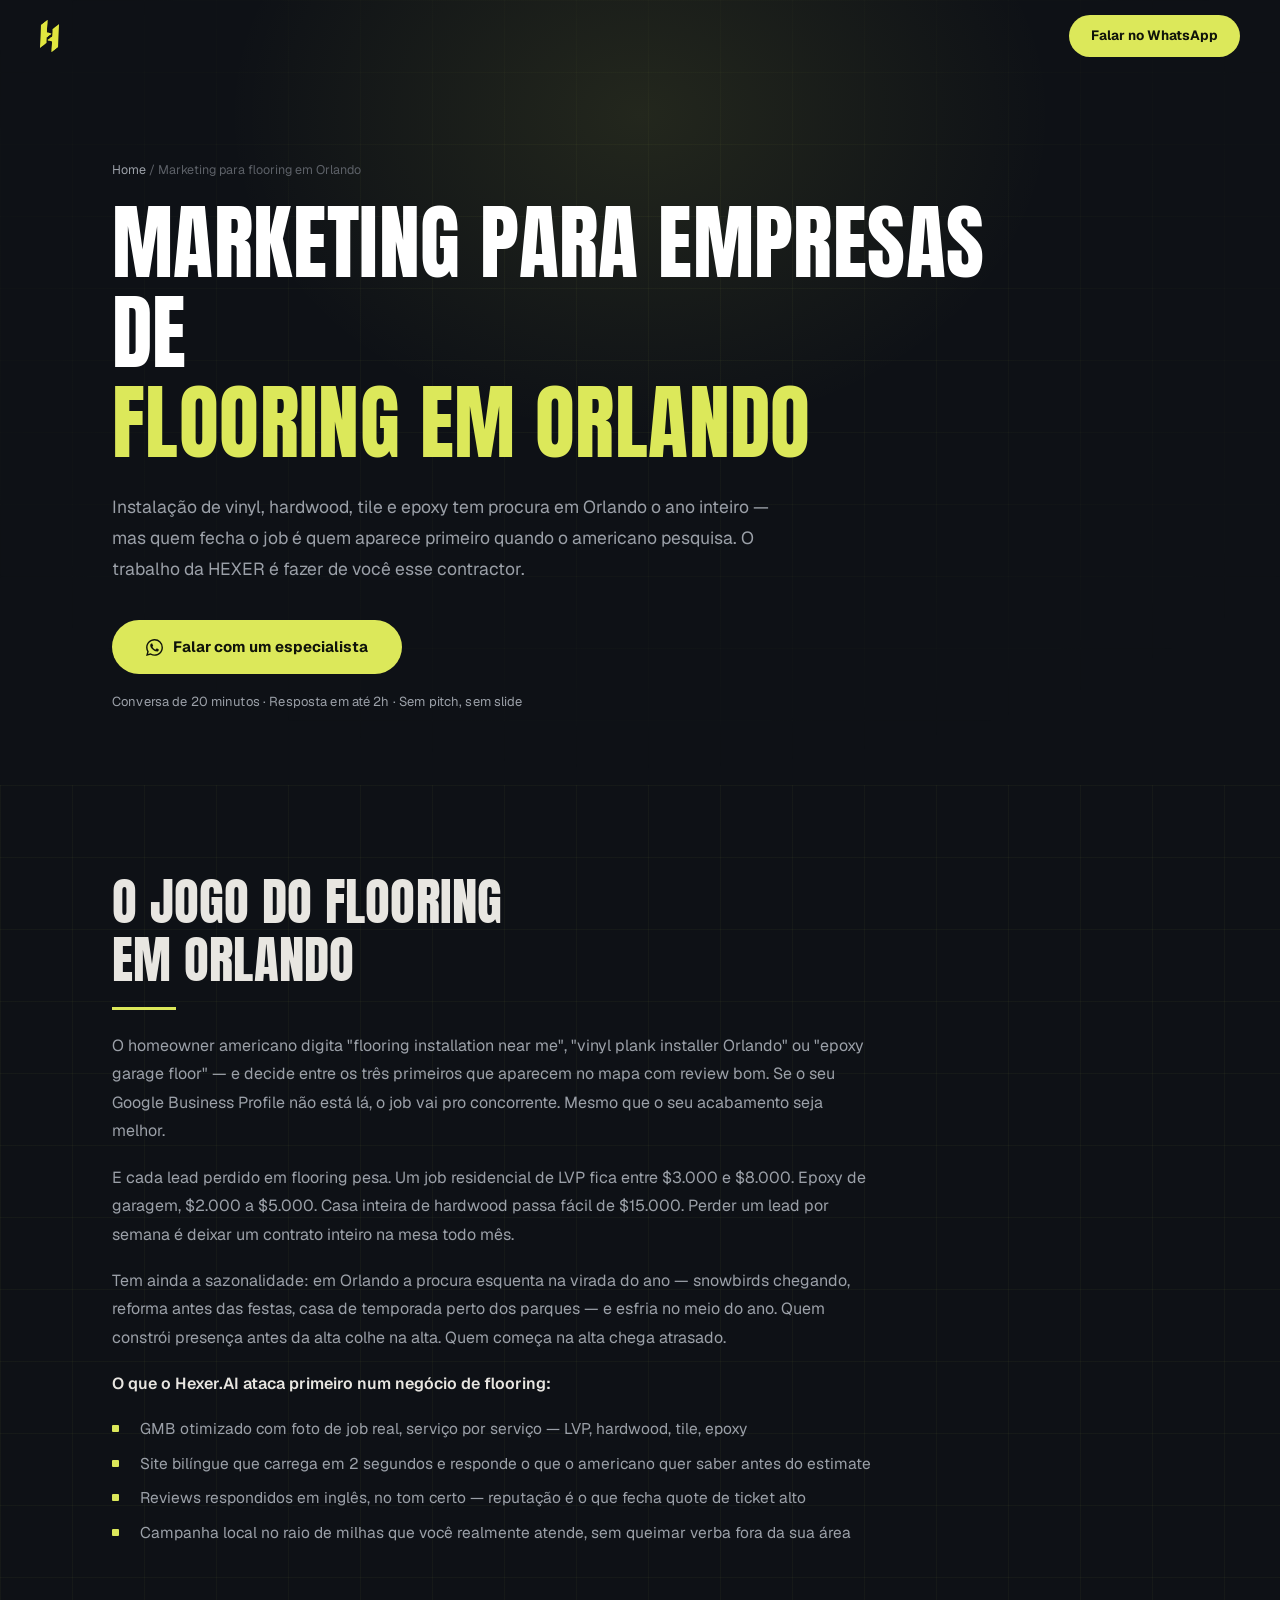
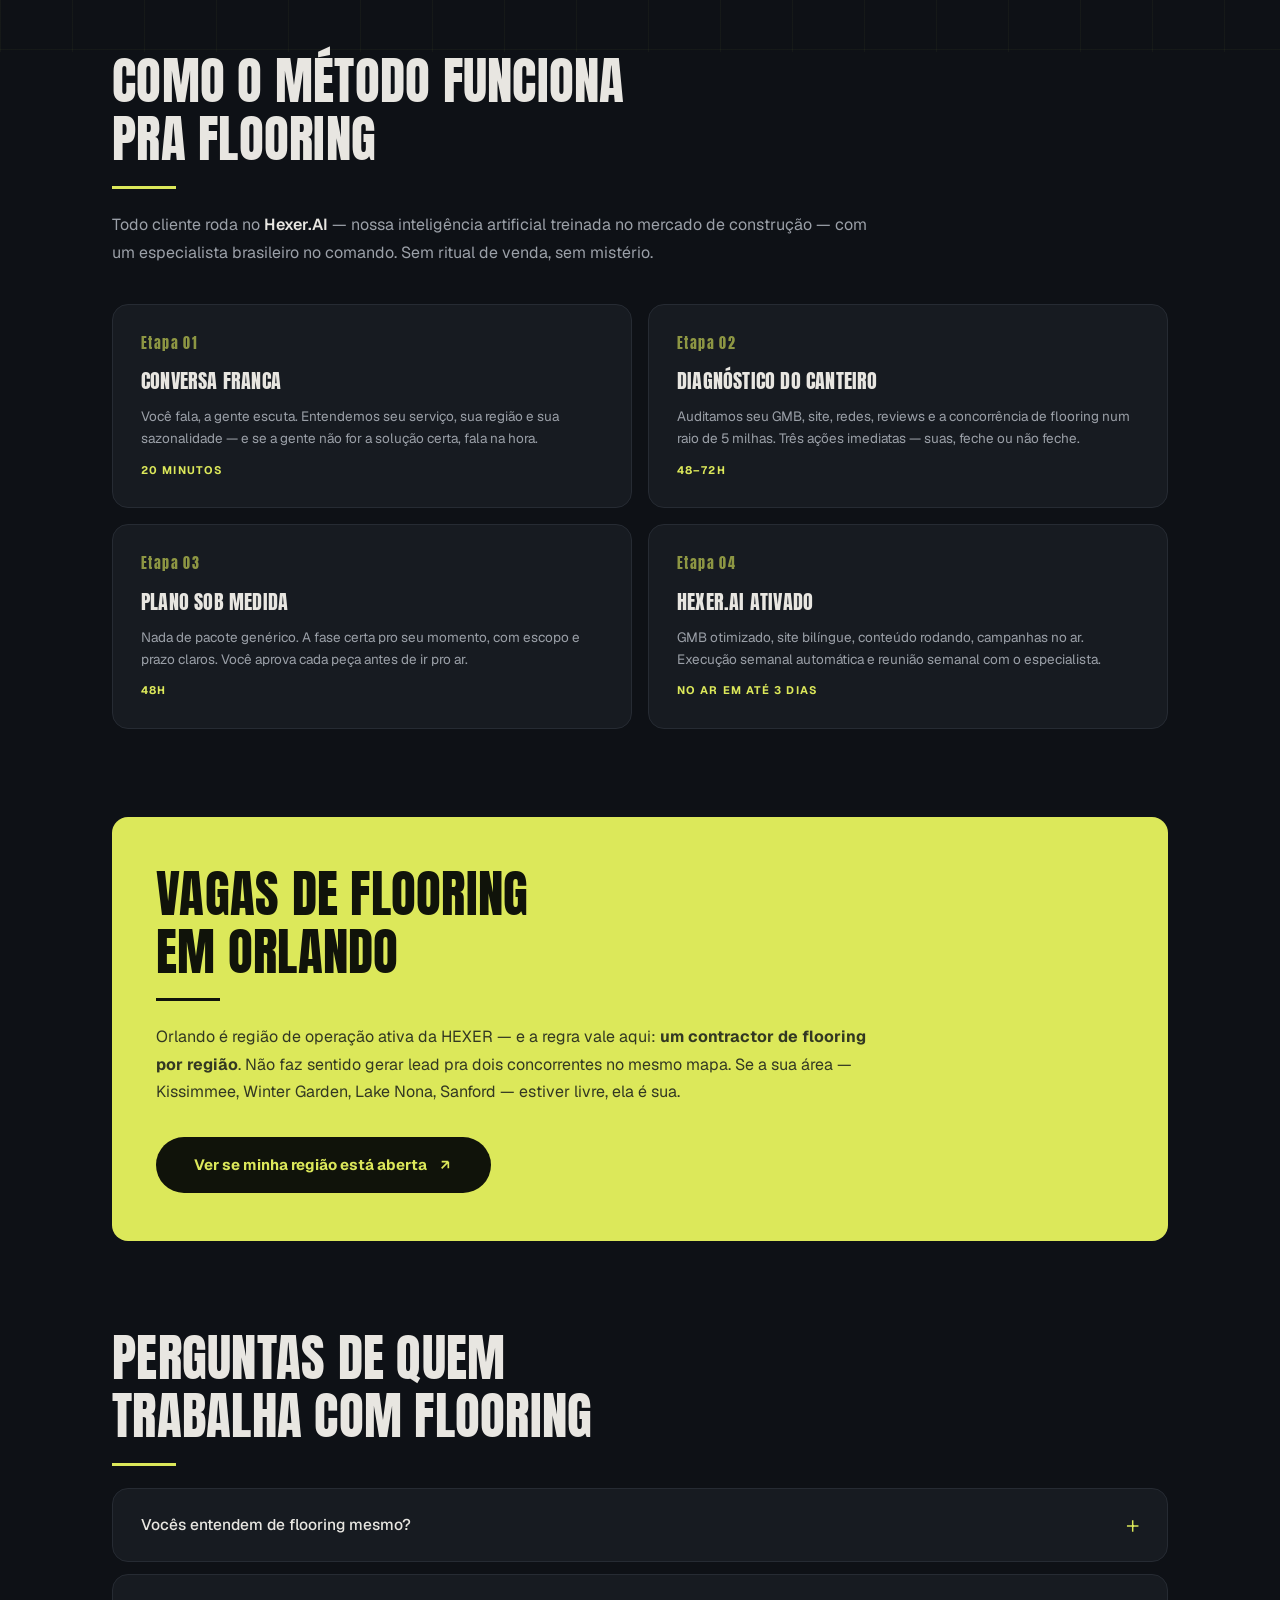
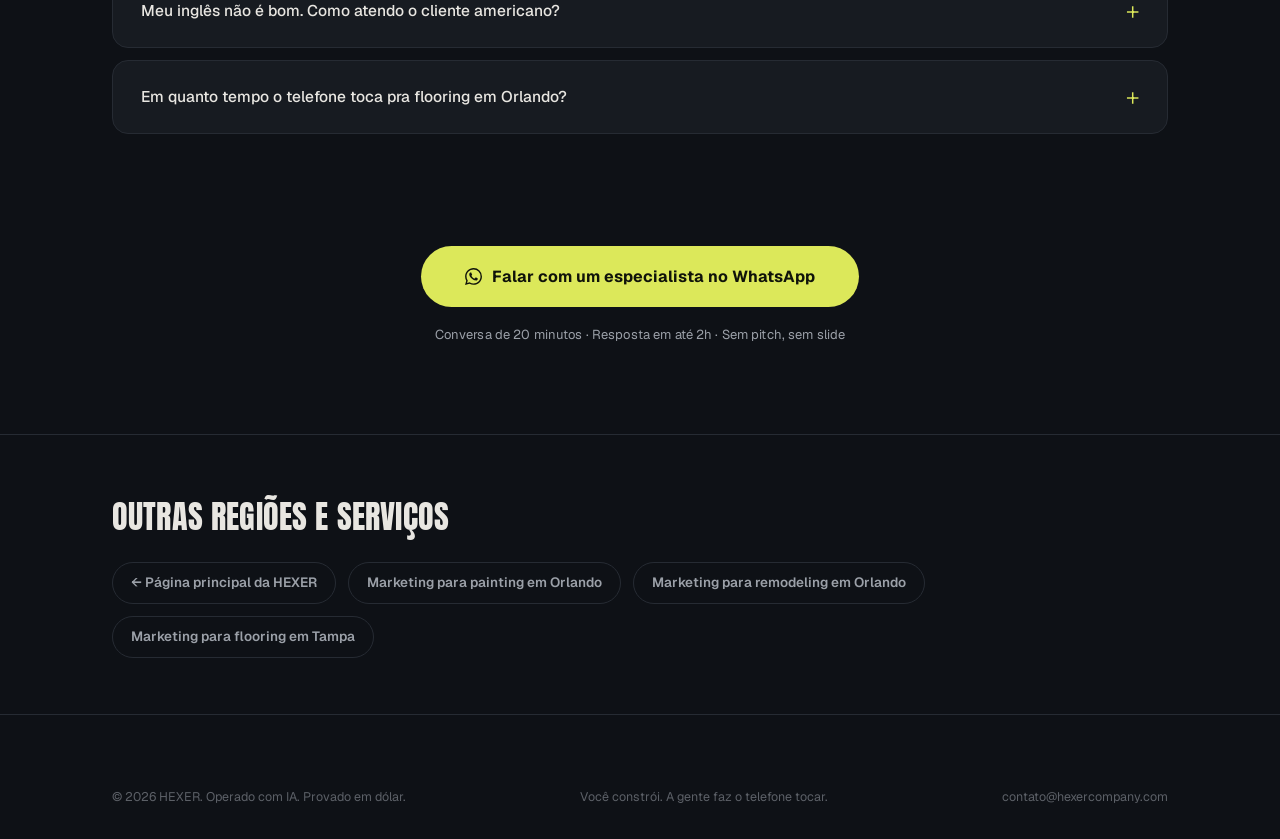
<file: flooring-orlando/index.html>
<!DOCTYPE html>
<html lang="pt-BR">

<head>
  <meta charset="UTF-8" />
  <meta name="viewport" content="width=device-width, initial-scale=1.0" />

  <title>Marketing para Flooring em Orlando | HEXER</title>
  <meta name="description" content="Marketing com IA para empresas de flooring em Orlando — LVP, hardwood, tile e epoxy. GMB, site bilíngue e anúncios pra fazer o telefone tocar. Um contractor por região." />

  <link rel="canonical" href="https://hexercompany.com/flooring-orlando/" />
  <meta name="theme-color" content="#0E1116" />

  <meta property="og:title" content="Marketing para Flooring em Orlando | HEXER" />
  <meta property="og:description" content="Marketing com IA para empresas de flooring em Orlando — LVP, hardwood, tile e epoxy. GMB, site bilíngue e anúncios pra fazer o telefone tocar. Um contractor por região." />
  <meta property="og:image" content="https://hexercompany.com/assets/og-hexer.png" />
  <meta property="og:type" content="website" />
  <meta property="og:url" content="https://hexercompany.com/flooring-orlando/" />
  <meta property="og:locale" content="pt_BR" />

  <link rel="icon" type="image/png" href="../assets/hexer-mark-lime.png" />
  <link rel="preload" href="../fonts/Anton-Latin.woff2" as="font" type="font/woff2" crossorigin />
  <link rel="preload" href="../fonts/Geist-Variable.woff2" as="font" type="font/woff2" crossorigin />
  <link rel="stylesheet" href="../styles.css" />

  <script type="application/ld+json">
{
  "@context": "https://schema.org",
  "@type": "ProfessionalService",
  "name": "HEXER Company",
  "description": "Marketing digital com IA para empresas de flooring em Orlando, Flórida — contractors brasileiros do setor de construção nos EUA.",
  "url": "https://hexercompany.com/flooring-orlando/",
  "logo": "https://hexercompany.com/assets/hexer-logo-full.png",
  "areaServed": {
    "@type": "City",
    "name": "Orlando"
  },
  "knowsLanguage": [
    "pt-BR",
    "en-US"
  ],
  "email": "contato@hexercompany.com",
  "sameAs": [
    "https://www.instagram.com/hexer.company/",
    "https://www.facebook.com/profile.php?id=61592247232628"
  ]
}
  </script>
  <script type="application/ld+json">
{
  "@context": "https://schema.org",
  "@type": "FAQPage",
  "mainEntity": [
    {
      "@type": "Question",
      "name": "Vocês entendem de flooring mesmo?",
      "acceptedAnswer": {
        "@type": "Answer",
        "text": "Sim — e é por isso que a HEXER não atende padaria nem clínica. A gente sabe o que é slow season, sabe a diferença de ticket entre um job de LVP e um de epoxy, e sabe por que o americano desconfia de quote barato demais. O Hexer.AI é treinado no mercado de construção, e o especialista que cuida da sua conta fala a sua língua e a do seu cliente."
      }
    },
    {
      "@type": "Question",
      "name": "Meu inglês não é bom. Como atendo o cliente americano?",
      "acceptedAnswer": {
        "@type": "Answer",
        "text": "É pra isso que existe o agente de IA no WhatsApp: ele responde o americano em inglês na hora, tira dúvida, qualifica o job e agenda o estimate enquanto você está no canteiro. O site e o conteúdo saem bilíngues. Você entra na conversa quando ela já está encaminhada."
      }
    },
    {
      "@type": "Question",
      "name": "Em quanto tempo o telefone toca pra flooring em Orlando?",
      "acceptedAnswer": {
        "@type": "Answer",
        "text": "Com tráfego pago, os primeiros leads chegam em 14 a 30 dias. SEO local e GMB são canal de médio prazo: 60 a 90 dias pros primeiros contatos orgânicos. Ninguém honesto promete telefone tocando amanhã sem investir nada — o que a gente promete é relatório aberto, semana a semana, contado em dólar."
      }
    }
  ]
}
  </script>
</head>

<body>

  <!-- NAVBAR (LP) -->
  <header class="navbar navbar--lp" id="navbar">
    <a href="/" class="nav-logo" aria-label="HEXER — início">
      <img class="hx-mark" src="../assets/hexer-mark-lime.png" alt="HEXER" width="1107" height="1872" />
    </a>
    <span></span>
    <a href="https://wa.me/5592994420438?text=Oi%2C%20vim%20da%20p%C3%A1gina%20de%20flooring%20em%20Orlando%20%E2%80%94%20quero%20saber%20se%20ainda%20tem%20vaga%20na%20minha%20regi%C3%A3o" class="nav-cta" target="_blank" rel="noopener">Falar no WhatsApp</a>
  </header>

  <!-- HERO -->
  <section class="lp-hero">
    <div class="hero-bg" aria-hidden="true"></div>
    <div class="container">
      <nav class="breadcrumb hero-in hero-in-1" aria-label="Breadcrumb">
        <a href="/">Home</a> <span aria-hidden="true">/</span> Marketing para flooring em Orlando
      </nav>
      <h1 class="hero-in hero-in-2">Marketing para empresas de<br /><em>flooring em Orlando</em></h1>
      <p class="lead hero-in hero-in-3">Instalação de vinyl, hardwood, tile e epoxy tem procura em Orlando o ano inteiro — mas quem fecha o job é quem aparece primeiro quando o americano pesquisa. O trabalho da HEXER é fazer de você esse contractor.</p>
      <div class="hero-in hero-in-4">
        <a href="https://wa.me/5592994420438?text=Oi%2C%20vim%20da%20p%C3%A1gina%20de%20flooring%20em%20Orlando%20%E2%80%94%20quero%20saber%20se%20ainda%20tem%20vaga%20na%20minha%20regi%C3%A3o" class="btn-primary" target="_blank" rel="noopener">
          <svg class="whatsapp-icon" viewBox="0 0 24 24" fill="currentColor" aria-hidden="true"><path d="M17.472 14.382c-.297-.149-1.758-.867-2.03-.967-.273-.099-.471-.148-.67.15-.197.297-.767.966-.94 1.164-.173.199-.347.223-.644.075-.297-.15-1.255-.463-2.39-1.475-.883-.788-1.48-1.761-1.653-2.059-.173-.297-.018-.458.13-.606.134-.133.298-.347.446-.52.149-.174.198-.298.298-.497.099-.198.05-.371-.025-.52-.075-.149-.669-1.612-.916-2.207-.242-.579-.487-.5-.669-.51-.173-.008-.371-.01-.57-.01-.198 0-.52.074-.792.372-.272.297-1.04 1.016-1.04 2.479 0 1.462 1.065 2.875 1.213 3.074.149.198 2.096 3.2 5.077 4.487.709.306 1.262.489 1.694.625.712.227 1.36.195 1.871.118.571-.085 1.758-.719 2.006-1.413.248-.694.248-1.289.173-1.413-.074-.124-.272-.198-.57-.347m-5.421 7.403h-.004a9.87 9.87 0 01-5.031-1.378l-.361-.214-3.741.982.998-3.648-.235-.374a9.86 9.86 0 01-1.51-5.26c.001-5.45 4.436-9.884 9.888-9.884 2.64 0 5.122 1.03 6.988 2.898a9.825 9.825 0 012.893 6.994c-.003 5.45-4.437 9.884-9.885 9.884m8.413-18.297A11.815 11.815 0 0012.05 0C5.495 0 .16 5.335.157 11.892c0 2.096.547 4.142 1.588 5.945L.057 24l6.305-1.654a11.882 11.882 0 005.683 1.448h.005c6.554 0 11.89-5.335 11.893-11.893a11.821 11.821 0 00-3.48-8.413z"/></svg>
          Falar com um especialista
        </a>
        <p class="micro-proof">Conversa de 20 minutos &middot; Resposta em até 2h &middot; Sem pitch, sem slide</p>
      </div>
    </div>
  </section>

  <!-- DOR DO TRADE -->
  <section class="lp-section bp-grid">
    <div class="container">
      <div class="lp-prose sr">
        <h2>O jogo do flooring<br>em Orlando</h2>
        <p>O homeowner americano digita "flooring installation near me", "vinyl plank installer Orlando" ou "epoxy garage floor" — e decide entre os três primeiros que aparecem no mapa com review bom. Se o seu Google Business Profile não está lá, o job vai pro concorrente. Mesmo que o seu acabamento seja melhor.</p>
        <p>E cada lead perdido em flooring pesa. Um job residencial de LVP fica entre $3.000 e $8.000. Epoxy de garagem, $2.000 a $5.000. Casa inteira de hardwood passa fácil de $15.000. Perder um lead por semana é deixar um contrato inteiro na mesa todo mês.</p>
        <p>Tem ainda a sazonalidade: em Orlando a procura esquenta na virada do ano — snowbirds chegando, reforma antes das festas, casa de temporada perto dos parques — e esfria no meio do ano. Quem constrói presença antes da alta colhe na alta. Quem começa na alta chega atrasado.</p>
        <p><strong>O que o Hexer.AI ataca primeiro num negócio de flooring:</strong></p>
        <ul>
          <li>GMB otimizado com foto de job real, serviço por serviço — LVP, hardwood, tile, epoxy</li>
          <li>Site bilíngue que carrega em 2 segundos e responde o que o americano quer saber antes do estimate</li>
          <li>Reviews respondidos em inglês, no tom certo — reputação é o que fecha quote de ticket alto</li>
          <li>Campanha local no raio de milhas que você realmente atende, sem queimar verba fora da sua área</li>
        </ul>
      </div>
    </div>
  </section>

  <!-- MÉTODO APLICADO -->
  <section class="lp-section" style="padding-top:0">
    <div class="container">
      <div class="lp-prose sr">
        <h2>Como o método funciona<br>pra flooring</h2>
        <p>Todo cliente roda no <strong>Hexer.AI</strong> — nossa inteligência artificial treinada no mercado
          de construção — com um especialista brasileiro no comando. Sem ritual de venda, sem mistério.</p>
      </div>
      <div class="lp-steps">
        <div class="lp-step sr">
          <span class="n">Etapa 01</span>
          <h3>Conversa franca</h3>
          <p>Você fala, a gente escuta. Entendemos seu serviço, sua região e sua sazonalidade — e se a
            gente não for a solução certa, fala na hora.</p>
          <span class="t">20 minutos</span>
        </div>
        <div class="lp-step sr" style="--d:.08s">
          <span class="n">Etapa 02</span>
          <h3>Diagnóstico do canteiro</h3>
          <p>Auditamos seu GMB, site, redes, reviews e a concorrência de flooring num raio de 5 milhas.
            Três ações imediatas — suas, feche ou não feche.</p>
          <span class="t">48–72h</span>
        </div>
        <div class="lp-step sr" style="--d:.16s">
          <span class="n">Etapa 03</span>
          <h3>Plano sob medida</h3>
          <p>Nada de pacote genérico. A fase certa pro seu momento, com escopo e prazo claros. Você aprova
            cada peça antes de ir pro ar.</p>
          <span class="t">48h</span>
        </div>
        <div class="lp-step sr" style="--d:.24s">
          <span class="n">Etapa 04</span>
          <h3>Hexer.AI ativado</h3>
          <p>GMB otimizado, site bilíngue, conteúdo rodando, campanhas no ar. Execução semanal automática
            e reunião semanal com o especialista.</p>
          <span class="t">no ar em até 3 dias</span>
        </div>
      </div>
    </div>
  </section>

  <!-- VAGAS NA REGIÃO -->
  <section class="lp-section" style="padding-top:0">
    <div class="container">
      <div class="lp-vagas sr">
        <h2>Vagas de flooring<br>em Orlando</h2>
        <p>Orlando é região de operação ativa da HEXER — e a regra vale aqui: <strong>um contractor de flooring por região</strong>. Não faz sentido gerar lead pra dois concorrentes no mesmo mapa. Se a sua área — Kissimmee, Winter Garden, Lake Nona, Sanford — estiver livre, ela é sua.</p>
        <a href="https://wa.me/5592994420438?text=Oi%2C%20vim%20da%20p%C3%A1gina%20de%20flooring%20em%20Orlando%20%E2%80%94%20quero%20saber%20se%20ainda%20tem%20vaga%20na%20minha%20regi%C3%A3o" class="btn-ink" target="_blank" rel="noopener">
          Ver se minha região está aberta
          <svg width="16" height="16" viewBox="0 0 24 24" fill="none" stroke="currentColor" stroke-width="2.5" aria-hidden="true"><path d="M7 17L17 7M17 7H7M17 7v10" /></svg>
        </a>
      </div>
    </div>
  </section>

  <!-- FAQ DO TRADE -->
  <section class="lp-section" style="padding-top:0">
    <div class="container">
      <div class="lp-prose sr">
        <h2>Perguntas de quem<br>trabalha com flooring</h2>
      </div>
      <div class="faq-right sr">
        <div class="faq-item">
          <button class="faq-question" aria-expanded="false">
            <span>Vocês entendem de flooring mesmo?</span>
            <span class="faq-icon" aria-hidden="true">+</span>
          </button>
          <div class="faq-answer"><div>
            <p>Sim — e é por isso que a HEXER não atende padaria nem clínica. A gente sabe o que é slow season, sabe a diferença de ticket entre um job de LVP e um de epoxy, e sabe por que o americano desconfia de quote barato demais. O Hexer.AI é treinado no mercado de construção, e o especialista que cuida da sua conta fala a sua língua e a do seu cliente.</p>
          </div></div>
        </div>
        <div class="faq-item">
          <button class="faq-question" aria-expanded="false">
            <span>Meu inglês não é bom. Como atendo o cliente americano?</span>
            <span class="faq-icon" aria-hidden="true">+</span>
          </button>
          <div class="faq-answer"><div>
            <p>É pra isso que existe o agente de IA no WhatsApp: ele responde o americano em inglês na hora, tira dúvida, qualifica o job e agenda o estimate enquanto você está no canteiro. O site e o conteúdo saem bilíngues. Você entra na conversa quando ela já está encaminhada.</p>
          </div></div>
        </div>
        <div class="faq-item">
          <button class="faq-question" aria-expanded="false">
            <span>Em quanto tempo o telefone toca pra flooring em Orlando?</span>
            <span class="faq-icon" aria-hidden="true">+</span>
          </button>
          <div class="faq-answer"><div>
            <p>Com tráfego pago, os primeiros leads chegam em 14 a 30 dias. SEO local e GMB são canal de médio prazo: 60 a 90 dias pros primeiros contatos orgânicos. Ninguém honesto promete telefone tocando amanhã sem investir nada — o que a gente promete é relatório aberto, semana a semana, contado em dólar.</p>
          </div></div>
        </div>
      </div>
    </div>
  </section>

  <!-- CTA -->
  <section class="lp-section" style="padding-top:24px">
    <div class="container" style="text-align:center">
      <a href="https://wa.me/5592994420438?text=Oi%2C%20vim%20da%20p%C3%A1gina%20de%20flooring%20em%20Orlando%20%E2%80%94%20quero%20saber%20se%20ainda%20tem%20vaga%20na%20minha%20regi%C3%A3o" class="btn-primary btn-xl" target="_blank" rel="noopener">
        <svg class="whatsapp-icon" viewBox="0 0 24 24" fill="currentColor" aria-hidden="true"><path d="M17.472 14.382c-.297-.149-1.758-.867-2.03-.967-.273-.099-.471-.148-.67.15-.197.297-.767.966-.94 1.164-.173.199-.347.223-.644.075-.297-.15-1.255-.463-2.39-1.475-.883-.788-1.48-1.761-1.653-2.059-.173-.297-.018-.458.13-.606.134-.133.298-.347.446-.52.149-.174.198-.298.298-.497.099-.198.05-.371-.025-.52-.075-.149-.669-1.612-.916-2.207-.242-.579-.487-.5-.669-.51-.173-.008-.371-.01-.57-.01-.198 0-.52.074-.792.372-.272.297-1.04 1.016-1.04 2.479 0 1.462 1.065 2.875 1.213 3.074.149.198 2.096 3.2 5.077 4.487.709.306 1.262.489 1.694.625.712.227 1.36.195 1.871.118.571-.085 1.758-.719 2.006-1.413.248-.694.248-1.289.173-1.413-.074-.124-.272-.198-.57-.347m-5.421 7.403h-.004a9.87 9.87 0 01-5.031-1.378l-.361-.214-3.741.982.998-3.648-.235-.374a9.86 9.86 0 01-1.51-5.26c.001-5.45 4.436-9.884 9.888-9.884 2.64 0 5.122 1.03 6.988 2.898a9.825 9.825 0 012.893 6.994c-.003 5.45-4.437 9.884-9.885 9.884m8.413-18.297A11.815 11.815 0 0012.05 0C5.495 0 .16 5.335.157 11.892c0 2.096.547 4.142 1.588 5.945L.057 24l6.305-1.654a11.882 11.882 0 005.683 1.448h.005c6.554 0 11.89-5.335 11.893-11.893a11.821 11.821 0 00-3.48-8.413z"/></svg>
        Falar com um especialista no WhatsApp
      </a>
      <p class="micro-proof">Conversa de 20 minutos &middot; Resposta em até 2h &middot; Sem pitch, sem slide</p>
    </div>
  </section>

  <!-- RELACIONADAS -->
  <section class="lp-related">
    <div class="container">
      <h2 class="lp-related-title" style="font-family:var(--font-display);font-weight:400;text-transform:uppercase;letter-spacing:.005em;font-size:clamp(22px,3vw,32px);color:var(--text);margin-bottom:20px">Outras regiões e serviços</h2>
      <div class="lp-related-links">
        <a href="/">← Página principal da HEXER</a>
        <a href="/painting-orlando/">Marketing para painting em Orlando</a>
        <a href="/remodeling-orlando/">Marketing para remodeling em Orlando</a>
        <a href="/flooring-tampa/">Marketing para flooring em Tampa</a>
      </div>
    </div>
  </section>

  <!-- FOOTER -->
  <footer class="footer">
    <div class="container">
      <div class="footer-bottom" style="border-top:none;padding-top:0">
        <p>© 2026 HEXER. Operado com IA. Provado em dólar.</p>
        <p>Você constrói. A gente faz o telefone tocar.</p>
        <p><a href="mailto:contato@hexercompany.com">contato@hexercompany.com</a></p>
      </div>
    </div>
  </footer>

  <script src="../script.js" defer></script>
</body>

</html>
</file>
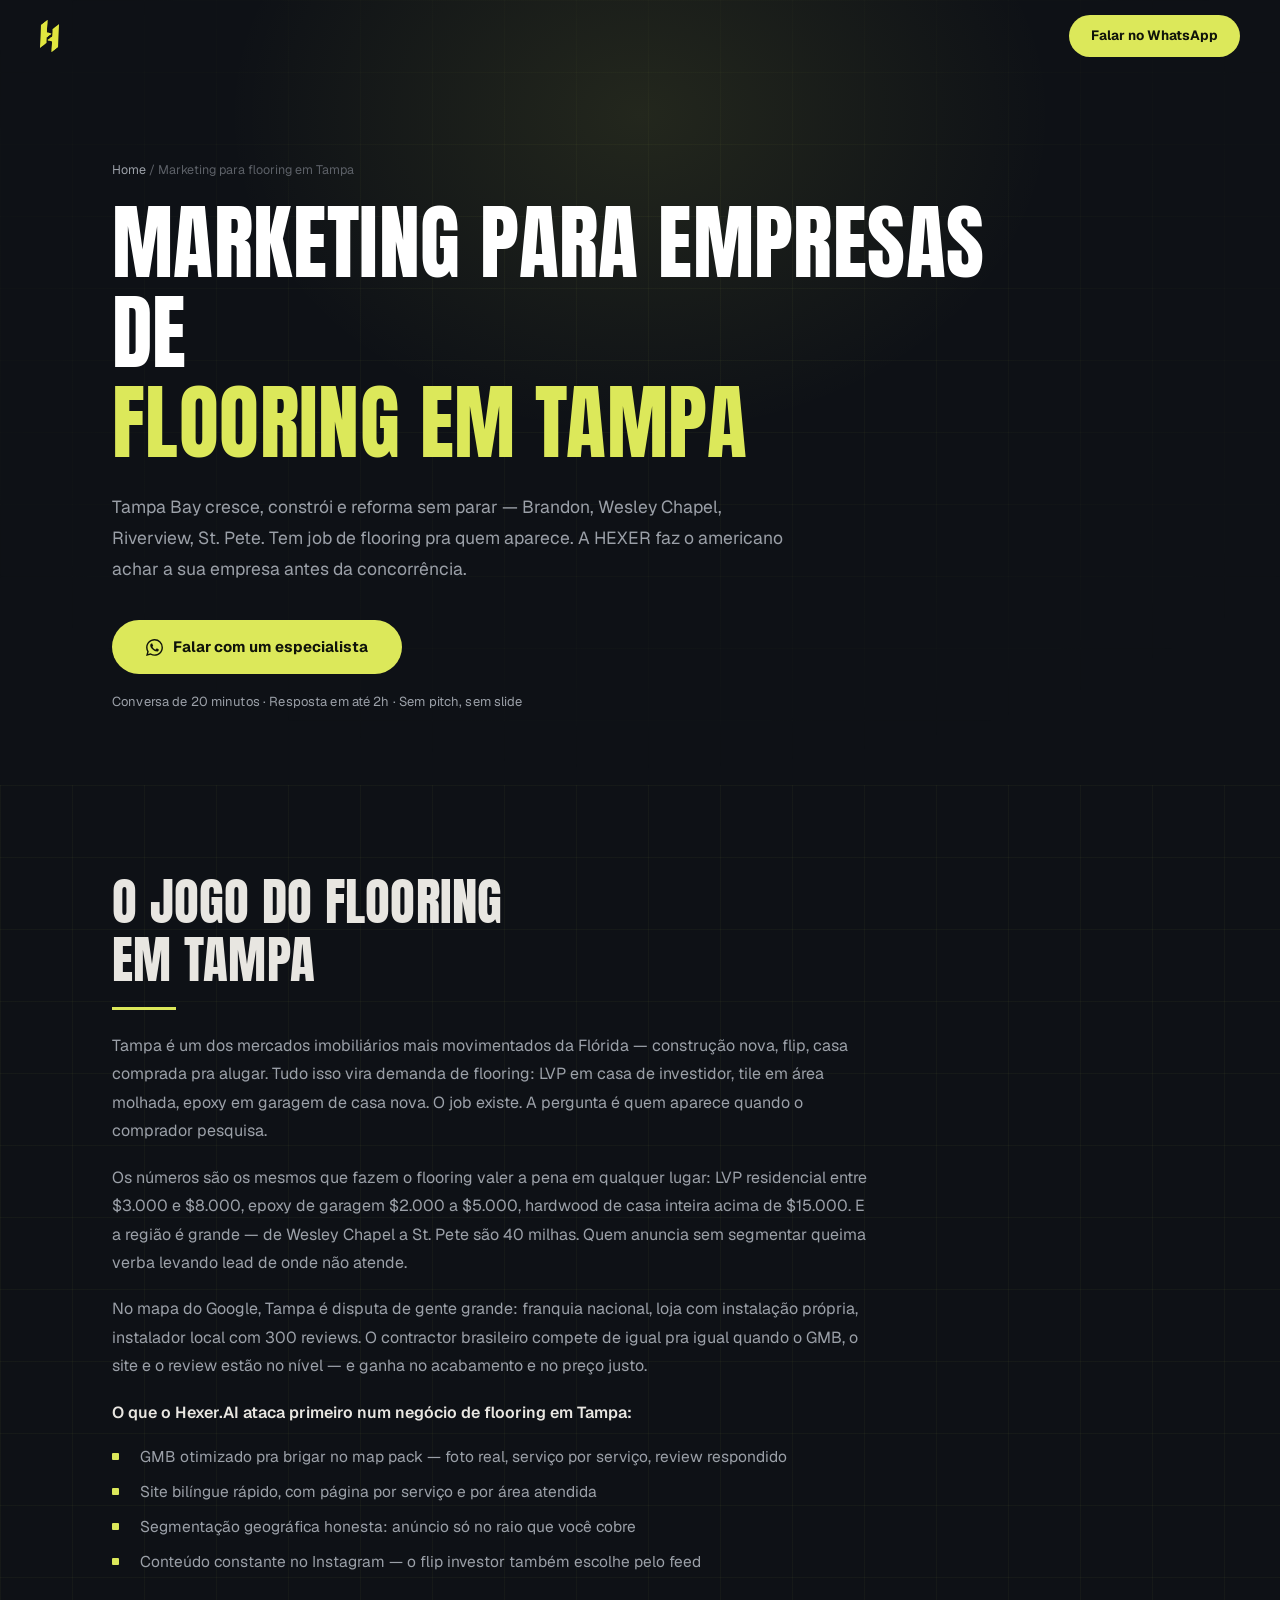
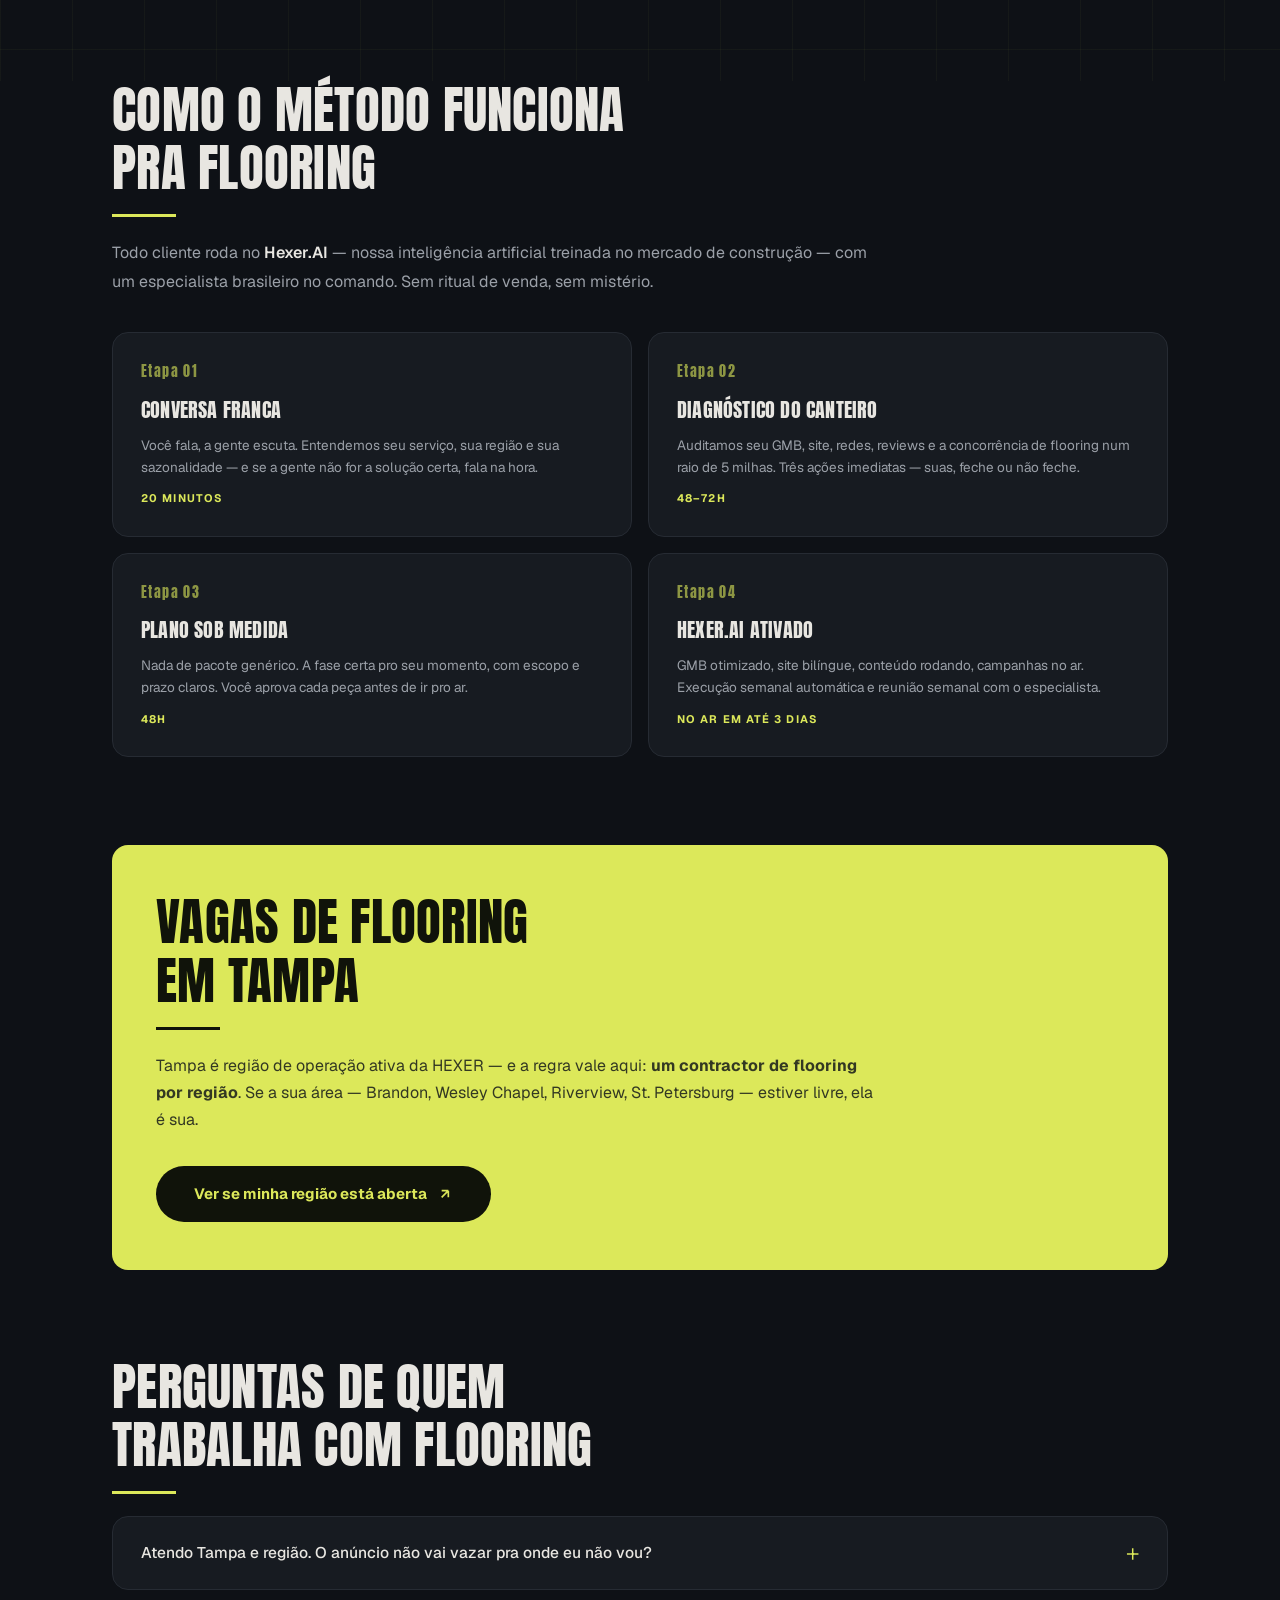
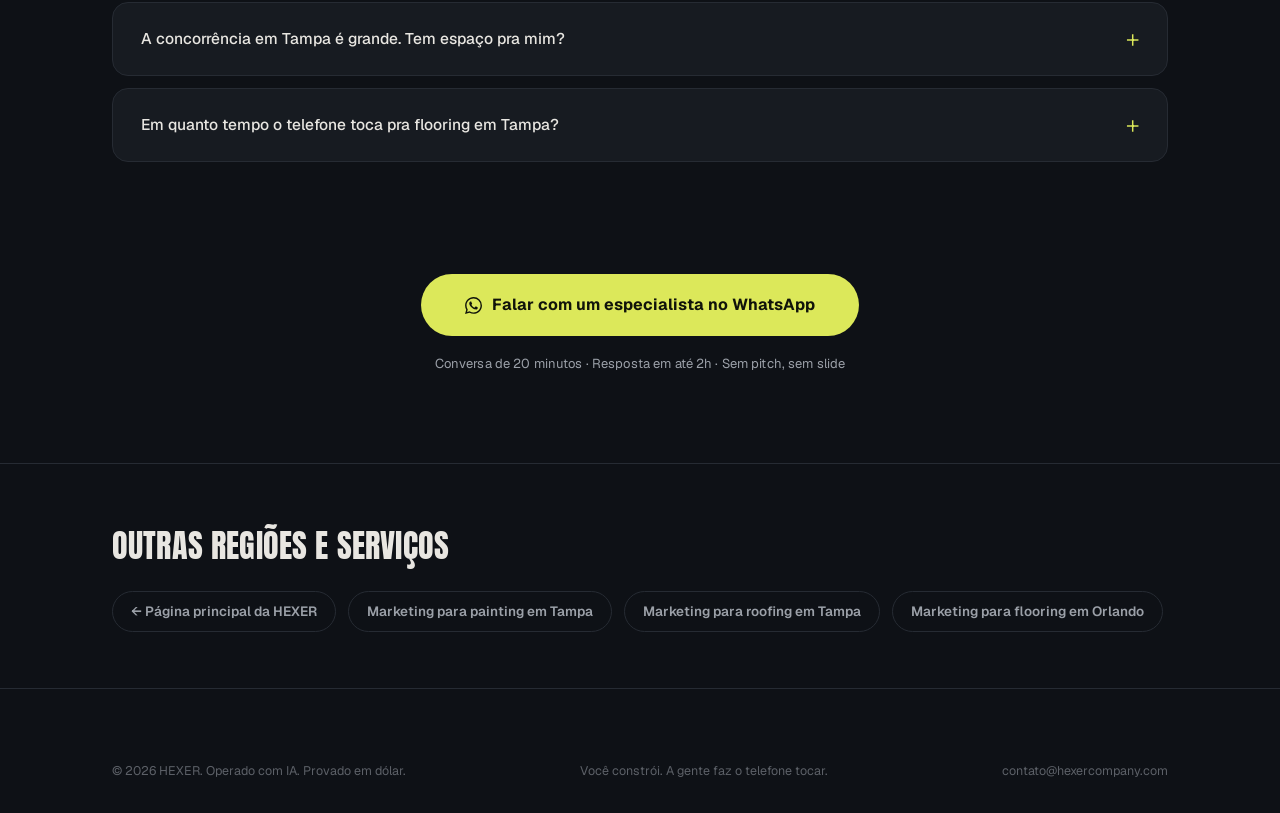
<file: flooring-tampa/index.html>
<!DOCTYPE html>
<html lang="pt-BR">

<head>
  <meta charset="UTF-8" />
  <meta name="viewport" content="width=device-width, initial-scale=1.0" />

  <title>Marketing para Flooring em Tampa | HEXER</title>
  <meta name="description" content="Marketing com IA para empresas de flooring em Tampa Bay — LVP, hardwood, tile e epoxy. GMB, site bilíngue e anúncios locais. Um contractor por região." />

  <link rel="canonical" href="https://hexercompany.com/flooring-tampa/" />
  <meta name="theme-color" content="#0E1116" />

  <meta property="og:title" content="Marketing para Flooring em Tampa | HEXER" />
  <meta property="og:description" content="Marketing com IA para empresas de flooring em Tampa Bay — LVP, hardwood, tile e epoxy. GMB, site bilíngue e anúncios locais. Um contractor por região." />
  <meta property="og:image" content="https://hexercompany.com/assets/og-hexer.png" />
  <meta property="og:type" content="website" />
  <meta property="og:url" content="https://hexercompany.com/flooring-tampa/" />
  <meta property="og:locale" content="pt_BR" />

  <link rel="icon" type="image/png" href="../assets/hexer-mark-lime.png" />
  <link rel="preload" href="../fonts/Anton-Latin.woff2" as="font" type="font/woff2" crossorigin />
  <link rel="preload" href="../fonts/Geist-Variable.woff2" as="font" type="font/woff2" crossorigin />
  <link rel="stylesheet" href="../styles.css" />

  <script type="application/ld+json">
{
  "@context": "https://schema.org",
  "@type": "ProfessionalService",
  "name": "HEXER Company",
  "description": "Marketing digital com IA para empresas de flooring em Tampa, Flórida — contractors brasileiros do setor de construção nos EUA.",
  "url": "https://hexercompany.com/flooring-tampa/",
  "logo": "https://hexercompany.com/assets/hexer-logo-full.png",
  "areaServed": {
    "@type": "City",
    "name": "Tampa"
  },
  "knowsLanguage": [
    "pt-BR",
    "en-US"
  ],
  "email": "contato@hexercompany.com",
  "sameAs": [
    "https://www.instagram.com/hexer.company/",
    "https://www.facebook.com/profile.php?id=61592247232628"
  ]
}
  </script>
  <script type="application/ld+json">
{
  "@context": "https://schema.org",
  "@type": "FAQPage",
  "mainEntity": [
    {
      "@type": "Question",
      "name": "Atendo Tampa e região. O anúncio não vai vazar pra onde eu não vou?",
      "acceptedAnswer": {
        "@type": "Answer",
        "text": "Não — segmentação geográfica é a primeira coisa que a gente acerta. O anúncio roda no raio de milhas que você define, por cidade ou por zip code. Verba de contractor não pode pagar clique de quem está a 50 milhas do seu galpão."
      }
    },
    {
      "@type": "Question",
      "name": "A concorrência em Tampa é grande. Tem espaço pra mim?",
      "acceptedAnswer": {
        "@type": "Answer",
        "text": "A franquia grande ganha em volume, mas perde em agilidade, acabamento e preço — e o homeowner sabe. O que falta pro contractor brasileiro competir é presença: GMB forte, site profissional, review em dia. É exatamente o que a HEXER constrói. E como a gente atende um contractor de flooring por região, o investimento trabalha só pra você."
      }
    },
    {
      "@type": "Question",
      "name": "Em quanto tempo o telefone toca pra flooring em Tampa?",
      "acceptedAnswer": {
        "@type": "Answer",
        "text": "Tráfego pago: primeiros leads em 14 a 30 dias. SEO local e GMB: 60 a 90 dias pros primeiros contatos orgânicos. Relatório semanal aberto, contado em dólar — lead, contato, estimate, contrato. Sem métrica de vaidade."
      }
    }
  ]
}
  </script>
</head>

<body>

  <!-- NAVBAR (LP) -->
  <header class="navbar navbar--lp" id="navbar">
    <a href="/" class="nav-logo" aria-label="HEXER — início">
      <img class="hx-mark" src="../assets/hexer-mark-lime.png" alt="HEXER" width="1107" height="1872" />
    </a>
    <span></span>
    <a href="https://wa.me/5592994420438?text=Oi%2C%20vim%20da%20p%C3%A1gina%20de%20flooring%20em%20Tampa%20%E2%80%94%20quero%20saber%20se%20ainda%20tem%20vaga%20na%20minha%20regi%C3%A3o" class="nav-cta" target="_blank" rel="noopener">Falar no WhatsApp</a>
  </header>

  <!-- HERO -->
  <section class="lp-hero">
    <div class="hero-bg" aria-hidden="true"></div>
    <div class="container">
      <nav class="breadcrumb hero-in hero-in-1" aria-label="Breadcrumb">
        <a href="/">Home</a> <span aria-hidden="true">/</span> Marketing para flooring em Tampa
      </nav>
      <h1 class="hero-in hero-in-2">Marketing para empresas de<br /><em>flooring em Tampa</em></h1>
      <p class="lead hero-in hero-in-3">Tampa Bay cresce, constrói e reforma sem parar — Brandon, Wesley Chapel, Riverview, St. Pete. Tem job de flooring pra quem aparece. A HEXER faz o americano achar a sua empresa antes da concorrência.</p>
      <div class="hero-in hero-in-4">
        <a href="https://wa.me/5592994420438?text=Oi%2C%20vim%20da%20p%C3%A1gina%20de%20flooring%20em%20Tampa%20%E2%80%94%20quero%20saber%20se%20ainda%20tem%20vaga%20na%20minha%20regi%C3%A3o" class="btn-primary" target="_blank" rel="noopener">
          <svg class="whatsapp-icon" viewBox="0 0 24 24" fill="currentColor" aria-hidden="true"><path d="M17.472 14.382c-.297-.149-1.758-.867-2.03-.967-.273-.099-.471-.148-.67.15-.197.297-.767.966-.94 1.164-.173.199-.347.223-.644.075-.297-.15-1.255-.463-2.39-1.475-.883-.788-1.48-1.761-1.653-2.059-.173-.297-.018-.458.13-.606.134-.133.298-.347.446-.52.149-.174.198-.298.298-.497.099-.198.05-.371-.025-.52-.075-.149-.669-1.612-.916-2.207-.242-.579-.487-.5-.669-.51-.173-.008-.371-.01-.57-.01-.198 0-.52.074-.792.372-.272.297-1.04 1.016-1.04 2.479 0 1.462 1.065 2.875 1.213 3.074.149.198 2.096 3.2 5.077 4.487.709.306 1.262.489 1.694.625.712.227 1.36.195 1.871.118.571-.085 1.758-.719 2.006-1.413.248-.694.248-1.289.173-1.413-.074-.124-.272-.198-.57-.347m-5.421 7.403h-.004a9.87 9.87 0 01-5.031-1.378l-.361-.214-3.741.982.998-3.648-.235-.374a9.86 9.86 0 01-1.51-5.26c.001-5.45 4.436-9.884 9.888-9.884 2.64 0 5.122 1.03 6.988 2.898a9.825 9.825 0 012.893 6.994c-.003 5.45-4.437 9.884-9.885 9.884m8.413-18.297A11.815 11.815 0 0012.05 0C5.495 0 .16 5.335.157 11.892c0 2.096.547 4.142 1.588 5.945L.057 24l6.305-1.654a11.882 11.882 0 005.683 1.448h.005c6.554 0 11.89-5.335 11.893-11.893a11.821 11.821 0 00-3.48-8.413z"/></svg>
          Falar com um especialista
        </a>
        <p class="micro-proof">Conversa de 20 minutos &middot; Resposta em até 2h &middot; Sem pitch, sem slide</p>
      </div>
    </div>
  </section>

  <!-- DOR DO TRADE -->
  <section class="lp-section bp-grid">
    <div class="container">
      <div class="lp-prose sr">
        <h2>O jogo do flooring<br>em Tampa</h2>
        <p>Tampa é um dos mercados imobiliários mais movimentados da Flórida — construção nova, flip, casa comprada pra alugar. Tudo isso vira demanda de flooring: LVP em casa de investidor, tile em área molhada, epoxy em garagem de casa nova. O job existe. A pergunta é quem aparece quando o comprador pesquisa.</p>
        <p>Os números são os mesmos que fazem o flooring valer a pena em qualquer lugar: LVP residencial entre $3.000 e $8.000, epoxy de garagem $2.000 a $5.000, hardwood de casa inteira acima de $15.000. E a região é grande — de Wesley Chapel a St. Pete são 40 milhas. Quem anuncia sem segmentar queima verba levando lead de onde não atende.</p>
        <p>No mapa do Google, Tampa é disputa de gente grande: franquia nacional, loja com instalação própria, instalador local com 300 reviews. O contractor brasileiro compete de igual pra igual quando o GMB, o site e o review estão no nível — e ganha no acabamento e no preço justo.</p>
        <p><strong>O que o Hexer.AI ataca primeiro num negócio de flooring em Tampa:</strong></p>
        <ul>
          <li>GMB otimizado pra brigar no map pack — foto real, serviço por serviço, review respondido</li>
          <li>Site bilíngue rápido, com página por serviço e por área atendida</li>
          <li>Segmentação geográfica honesta: anúncio só no raio que você cobre</li>
          <li>Conteúdo constante no Instagram — o flip investor também escolhe pelo feed</li>
        </ul>
      </div>
    </div>
  </section>

  <!-- MÉTODO APLICADO -->
  <section class="lp-section" style="padding-top:0">
    <div class="container">
      <div class="lp-prose sr">
        <h2>Como o método funciona<br>pra flooring</h2>
        <p>Todo cliente roda no <strong>Hexer.AI</strong> — nossa inteligência artificial treinada no mercado
          de construção — com um especialista brasileiro no comando. Sem ritual de venda, sem mistério.</p>
      </div>
      <div class="lp-steps">
        <div class="lp-step sr">
          <span class="n">Etapa 01</span>
          <h3>Conversa franca</h3>
          <p>Você fala, a gente escuta. Entendemos seu serviço, sua região e sua sazonalidade — e se a
            gente não for a solução certa, fala na hora.</p>
          <span class="t">20 minutos</span>
        </div>
        <div class="lp-step sr" style="--d:.08s">
          <span class="n">Etapa 02</span>
          <h3>Diagnóstico do canteiro</h3>
          <p>Auditamos seu GMB, site, redes, reviews e a concorrência de flooring num raio de 5 milhas.
            Três ações imediatas — suas, feche ou não feche.</p>
          <span class="t">48–72h</span>
        </div>
        <div class="lp-step sr" style="--d:.16s">
          <span class="n">Etapa 03</span>
          <h3>Plano sob medida</h3>
          <p>Nada de pacote genérico. A fase certa pro seu momento, com escopo e prazo claros. Você aprova
            cada peça antes de ir pro ar.</p>
          <span class="t">48h</span>
        </div>
        <div class="lp-step sr" style="--d:.24s">
          <span class="n">Etapa 04</span>
          <h3>Hexer.AI ativado</h3>
          <p>GMB otimizado, site bilíngue, conteúdo rodando, campanhas no ar. Execução semanal automática
            e reunião semanal com o especialista.</p>
          <span class="t">no ar em até 3 dias</span>
        </div>
      </div>
    </div>
  </section>

  <!-- VAGAS NA REGIÃO -->
  <section class="lp-section" style="padding-top:0">
    <div class="container">
      <div class="lp-vagas sr">
        <h2>Vagas de flooring<br>em Tampa</h2>
        <p>Tampa é região de operação ativa da HEXER — e a regra vale aqui: <strong>um contractor de flooring por região</strong>. Se a sua área — Brandon, Wesley Chapel, Riverview, St. Petersburg — estiver livre, ela é sua.</p>
        <a href="https://wa.me/5592994420438?text=Oi%2C%20vim%20da%20p%C3%A1gina%20de%20flooring%20em%20Tampa%20%E2%80%94%20quero%20saber%20se%20ainda%20tem%20vaga%20na%20minha%20regi%C3%A3o" class="btn-ink" target="_blank" rel="noopener">
          Ver se minha região está aberta
          <svg width="16" height="16" viewBox="0 0 24 24" fill="none" stroke="currentColor" stroke-width="2.5" aria-hidden="true"><path d="M7 17L17 7M17 7H7M17 7v10" /></svg>
        </a>
      </div>
    </div>
  </section>

  <!-- FAQ DO TRADE -->
  <section class="lp-section" style="padding-top:0">
    <div class="container">
      <div class="lp-prose sr">
        <h2>Perguntas de quem<br>trabalha com flooring</h2>
      </div>
      <div class="faq-right sr">
        <div class="faq-item">
          <button class="faq-question" aria-expanded="false">
            <span>Atendo Tampa e região. O anúncio não vai vazar pra onde eu não vou?</span>
            <span class="faq-icon" aria-hidden="true">+</span>
          </button>
          <div class="faq-answer"><div>
            <p>Não — segmentação geográfica é a primeira coisa que a gente acerta. O anúncio roda no raio de milhas que você define, por cidade ou por zip code. Verba de contractor não pode pagar clique de quem está a 50 milhas do seu galpão.</p>
          </div></div>
        </div>
        <div class="faq-item">
          <button class="faq-question" aria-expanded="false">
            <span>A concorrência em Tampa é grande. Tem espaço pra mim?</span>
            <span class="faq-icon" aria-hidden="true">+</span>
          </button>
          <div class="faq-answer"><div>
            <p>A franquia grande ganha em volume, mas perde em agilidade, acabamento e preço — e o homeowner sabe. O que falta pro contractor brasileiro competir é presença: GMB forte, site profissional, review em dia. É exatamente o que a HEXER constrói. E como a gente atende um contractor de flooring por região, o investimento trabalha só pra você.</p>
          </div></div>
        </div>
        <div class="faq-item">
          <button class="faq-question" aria-expanded="false">
            <span>Em quanto tempo o telefone toca pra flooring em Tampa?</span>
            <span class="faq-icon" aria-hidden="true">+</span>
          </button>
          <div class="faq-answer"><div>
            <p>Tráfego pago: primeiros leads em 14 a 30 dias. SEO local e GMB: 60 a 90 dias pros primeiros contatos orgânicos. Relatório semanal aberto, contado em dólar — lead, contato, estimate, contrato. Sem métrica de vaidade.</p>
          </div></div>
        </div>
      </div>
    </div>
  </section>

  <!-- CTA -->
  <section class="lp-section" style="padding-top:24px">
    <div class="container" style="text-align:center">
      <a href="https://wa.me/5592994420438?text=Oi%2C%20vim%20da%20p%C3%A1gina%20de%20flooring%20em%20Tampa%20%E2%80%94%20quero%20saber%20se%20ainda%20tem%20vaga%20na%20minha%20regi%C3%A3o" class="btn-primary btn-xl" target="_blank" rel="noopener">
        <svg class="whatsapp-icon" viewBox="0 0 24 24" fill="currentColor" aria-hidden="true"><path d="M17.472 14.382c-.297-.149-1.758-.867-2.03-.967-.273-.099-.471-.148-.67.15-.197.297-.767.966-.94 1.164-.173.199-.347.223-.644.075-.297-.15-1.255-.463-2.39-1.475-.883-.788-1.48-1.761-1.653-2.059-.173-.297-.018-.458.13-.606.134-.133.298-.347.446-.52.149-.174.198-.298.298-.497.099-.198.05-.371-.025-.52-.075-.149-.669-1.612-.916-2.207-.242-.579-.487-.5-.669-.51-.173-.008-.371-.01-.57-.01-.198 0-.52.074-.792.372-.272.297-1.04 1.016-1.04 2.479 0 1.462 1.065 2.875 1.213 3.074.149.198 2.096 3.2 5.077 4.487.709.306 1.262.489 1.694.625.712.227 1.36.195 1.871.118.571-.085 1.758-.719 2.006-1.413.248-.694.248-1.289.173-1.413-.074-.124-.272-.198-.57-.347m-5.421 7.403h-.004a9.87 9.87 0 01-5.031-1.378l-.361-.214-3.741.982.998-3.648-.235-.374a9.86 9.86 0 01-1.51-5.26c.001-5.45 4.436-9.884 9.888-9.884 2.64 0 5.122 1.03 6.988 2.898a9.825 9.825 0 012.893 6.994c-.003 5.45-4.437 9.884-9.885 9.884m8.413-18.297A11.815 11.815 0 0012.05 0C5.495 0 .16 5.335.157 11.892c0 2.096.547 4.142 1.588 5.945L.057 24l6.305-1.654a11.882 11.882 0 005.683 1.448h.005c6.554 0 11.89-5.335 11.893-11.893a11.821 11.821 0 00-3.48-8.413z"/></svg>
        Falar com um especialista no WhatsApp
      </a>
      <p class="micro-proof">Conversa de 20 minutos &middot; Resposta em até 2h &middot; Sem pitch, sem slide</p>
    </div>
  </section>

  <!-- RELACIONADAS -->
  <section class="lp-related">
    <div class="container">
      <h2 class="lp-related-title" style="font-family:var(--font-display);font-weight:400;text-transform:uppercase;letter-spacing:.005em;font-size:clamp(22px,3vw,32px);color:var(--text);margin-bottom:20px">Outras regiões e serviços</h2>
      <div class="lp-related-links">
        <a href="/">← Página principal da HEXER</a>
        <a href="/painting-tampa/">Marketing para painting em Tampa</a>
        <a href="/roofing-tampa/">Marketing para roofing em Tampa</a>
        <a href="/flooring-orlando/">Marketing para flooring em Orlando</a>
      </div>
    </div>
  </section>

  <!-- FOOTER -->
  <footer class="footer">
    <div class="container">
      <div class="footer-bottom" style="border-top:none;padding-top:0">
        <p>© 2026 HEXER. Operado com IA. Provado em dólar.</p>
        <p>Você constrói. A gente faz o telefone tocar.</p>
        <p><a href="mailto:contato@hexercompany.com">contato@hexercompany.com</a></p>
      </div>
    </div>
  </footer>

  <script src="../script.js" defer></script>
</body>

</html>
</file>
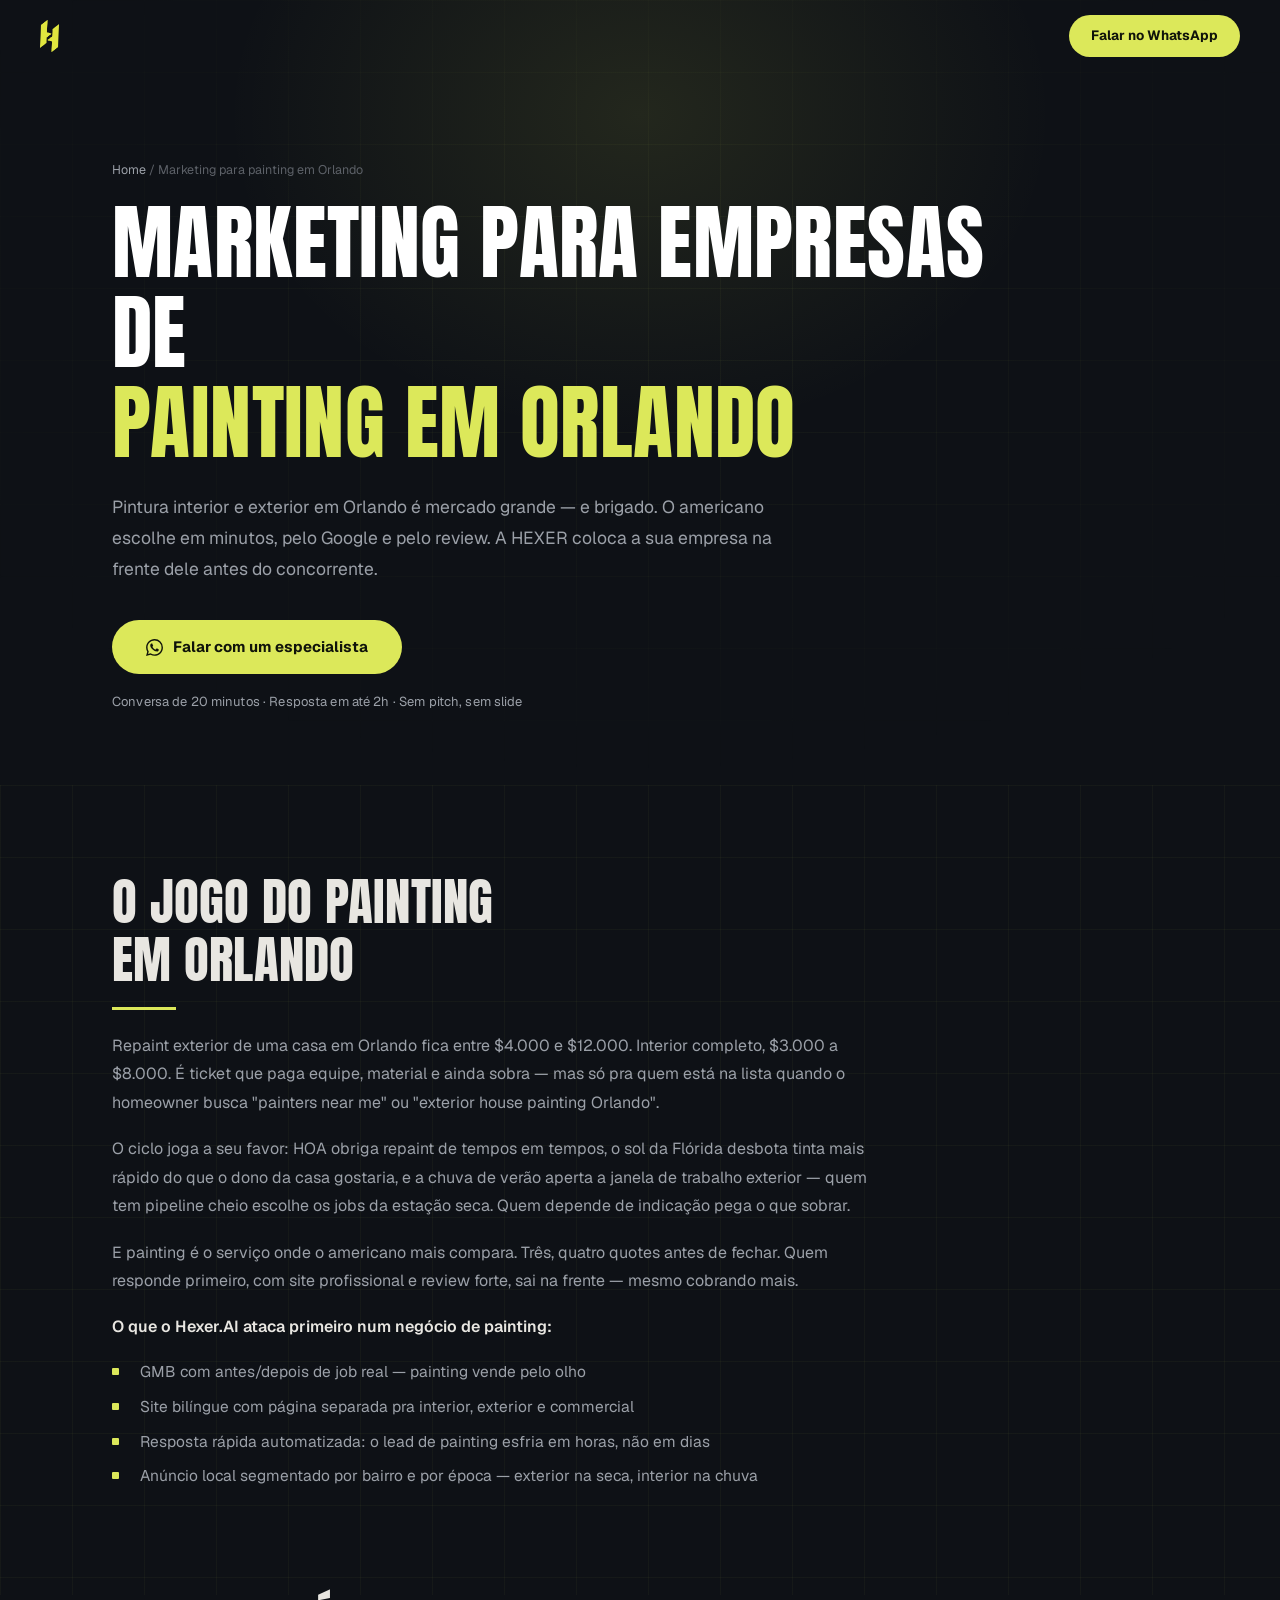
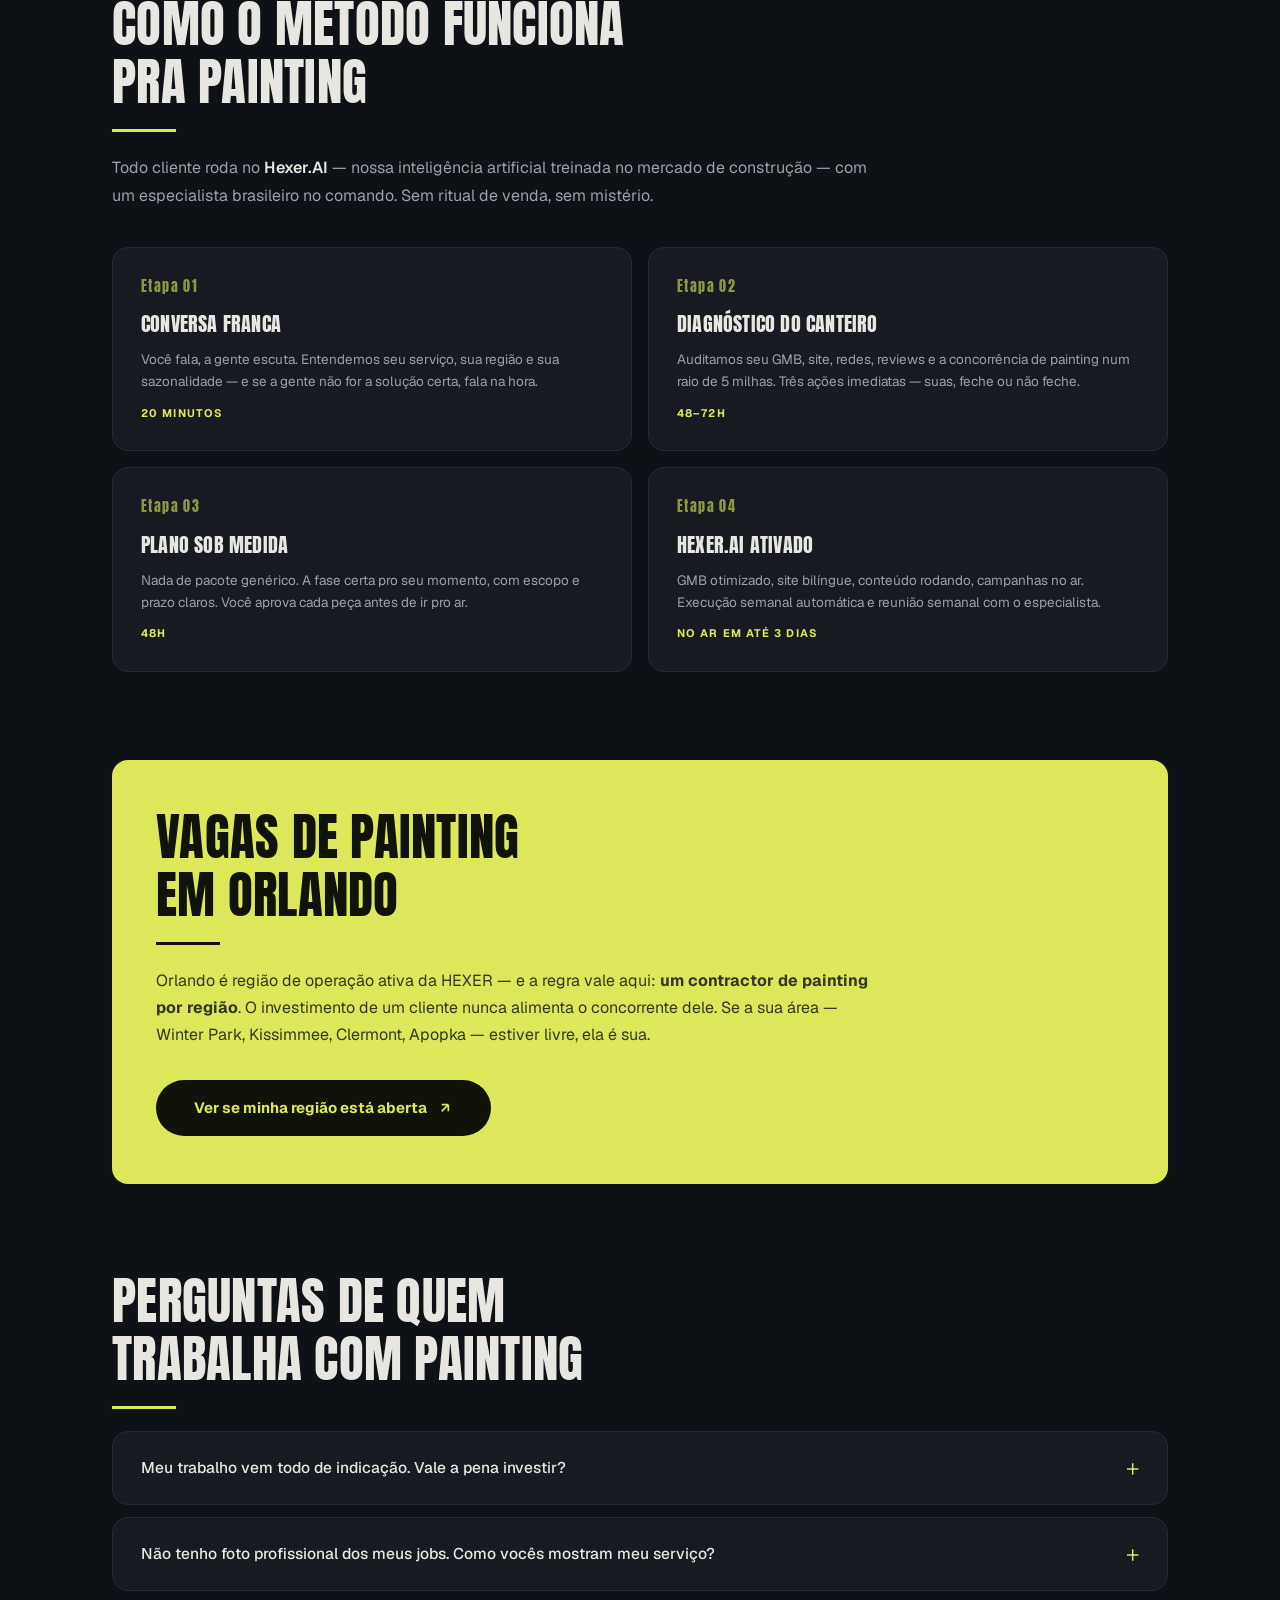
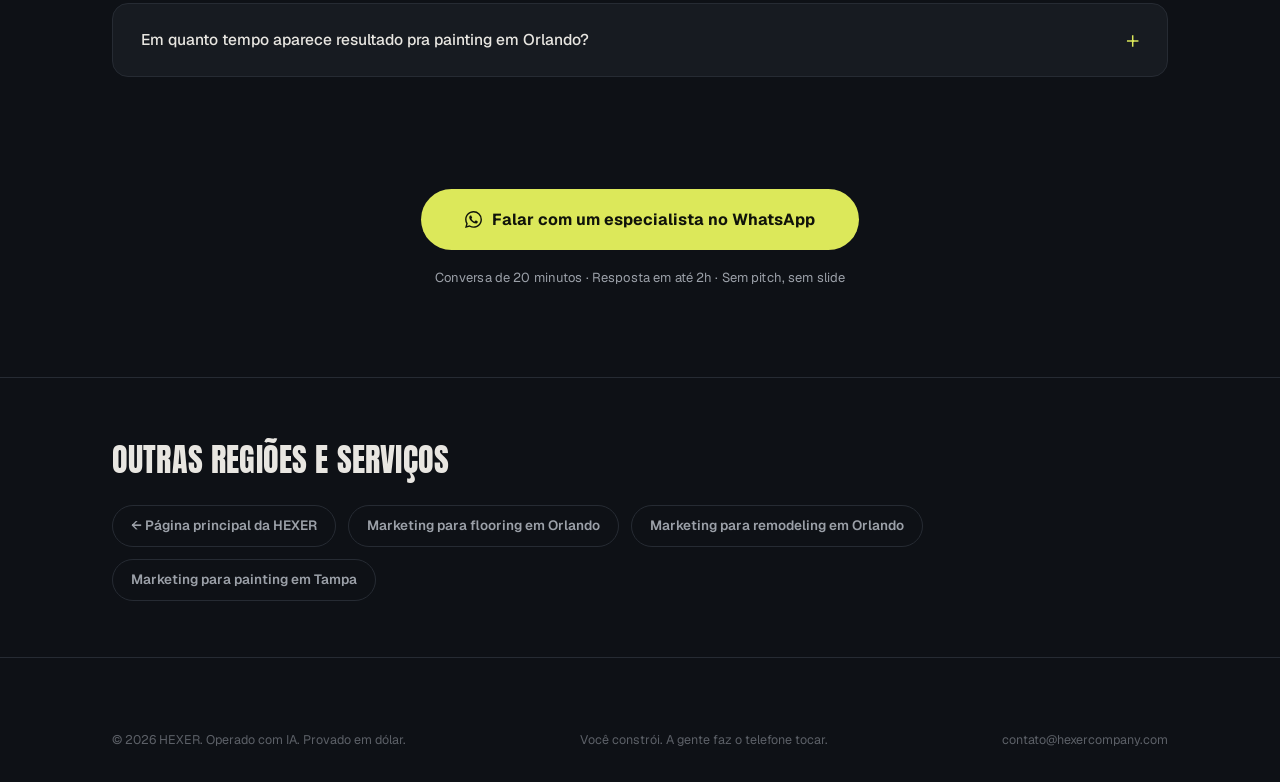
<file: painting-orlando/index.html>
<!DOCTYPE html>
<html lang="pt-BR">

<head>
  <meta charset="UTF-8" />
  <meta name="viewport" content="width=device-width, initial-scale=1.0" />

  <title>Marketing para Painting em Orlando | HEXER</title>
  <meta name="description" content="Marketing com IA para empresas de painting em Orlando — interior e exterior. GMB, site bilíngue e anúncios locais pra encher a agenda o ano todo. Um contractor por região." />

  <link rel="canonical" href="https://hexercompany.com/painting-orlando/" />
  <meta name="theme-color" content="#0E1116" />

  <meta property="og:title" content="Marketing para Painting em Orlando | HEXER" />
  <meta property="og:description" content="Marketing com IA para empresas de painting em Orlando — interior e exterior. GMB, site bilíngue e anúncios locais pra encher a agenda o ano todo. Um contractor por região." />
  <meta property="og:image" content="https://hexercompany.com/assets/og-hexer.png" />
  <meta property="og:type" content="website" />
  <meta property="og:url" content="https://hexercompany.com/painting-orlando/" />
  <meta property="og:locale" content="pt_BR" />

  <link rel="icon" type="image/png" href="../assets/hexer-mark-lime.png" />
  <link rel="preload" href="../fonts/Anton-Latin.woff2" as="font" type="font/woff2" crossorigin />
  <link rel="preload" href="../fonts/Geist-Variable.woff2" as="font" type="font/woff2" crossorigin />
  <link rel="stylesheet" href="../styles.css" />

  <script type="application/ld+json">
{
  "@context": "https://schema.org",
  "@type": "ProfessionalService",
  "name": "HEXER Company",
  "description": "Marketing digital com IA para empresas de painting em Orlando, Flórida — contractors brasileiros do setor de construção nos EUA.",
  "url": "https://hexercompany.com/painting-orlando/",
  "logo": "https://hexercompany.com/assets/hexer-logo-full.png",
  "areaServed": {
    "@type": "City",
    "name": "Orlando"
  },
  "knowsLanguage": [
    "pt-BR",
    "en-US"
  ],
  "email": "contato@hexercompany.com",
  "sameAs": [
    "https://www.instagram.com/hexer.company/",
    "https://www.facebook.com/profile.php?id=61592247232628"
  ]
}
  </script>
  <script type="application/ld+json">
{
  "@context": "https://schema.org",
  "@type": "FAQPage",
  "mainEntity": [
    {
      "@type": "Question",
      "name": "Meu trabalho vem todo de indicação. Vale a pena investir?",
      "acceptedAnswer": {
        "@type": "Answer",
        "text": "Indicação é o melhor sinal de que o seu serviço é bom — e o pior plano de crescimento. Ela não escala, não enche agenda na slow season e não alcança o homeowner americano que não conhece ninguém da comunidade brasileira. O marketing não substitui a indicação: ele coloca o mesmo serviço na frente de quem nunca teria como te indicar."
      }
    },
    {
      "@type": "Question",
      "name": "Não tenho foto profissional dos meus jobs. Como vocês mostram meu serviço?",
      "acceptedAnswer": {
        "@type": "Answer",
        "text": "Foto de canteiro real, feita com o celular, organizada do jeito certo — antes/depois, bairro, tipo de serviço. Pra painting isso vale mais que banco de imagem, porque o americano quer ver o SEU trabalho. O Hexer.AI monta os posts e carrosséis em cima disso, e você aprova tudo antes de ir pro ar."
      }
    },
    {
      "@type": "Question",
      "name": "Em quanto tempo aparece resultado pra painting em Orlando?",
      "acceptedAnswer": {
        "@type": "Answer",
        "text": "Tráfego pago: primeiros leads em 14 a 30 dias. SEO local e GMB: 60 a 90 dias pros primeiros contatos orgânicos. E o relatório é aberto — lead, contato no WhatsApp, estimate agendado, contrato fechado em dólar. Se não vira cliente, nem entra na conta."
      }
    }
  ]
}
  </script>
</head>

<body>

  <!-- NAVBAR (LP) -->
  <header class="navbar navbar--lp" id="navbar">
    <a href="/" class="nav-logo" aria-label="HEXER — início">
      <img class="hx-mark" src="../assets/hexer-mark-lime.png" alt="HEXER" width="1107" height="1872" />
    </a>
    <span></span>
    <a href="https://wa.me/5592994420438?text=Oi%2C%20vim%20da%20p%C3%A1gina%20de%20painting%20em%20Orlando%20%E2%80%94%20quero%20saber%20se%20ainda%20tem%20vaga%20na%20minha%20regi%C3%A3o" class="nav-cta" target="_blank" rel="noopener">Falar no WhatsApp</a>
  </header>

  <!-- HERO -->
  <section class="lp-hero">
    <div class="hero-bg" aria-hidden="true"></div>
    <div class="container">
      <nav class="breadcrumb hero-in hero-in-1" aria-label="Breadcrumb">
        <a href="/">Home</a> <span aria-hidden="true">/</span> Marketing para painting em Orlando
      </nav>
      <h1 class="hero-in hero-in-2">Marketing para empresas de<br /><em>painting em Orlando</em></h1>
      <p class="lead hero-in hero-in-3">Pintura interior e exterior em Orlando é mercado grande — e brigado. O americano escolhe em minutos, pelo Google e pelo review. A HEXER coloca a sua empresa na frente dele antes do concorrente.</p>
      <div class="hero-in hero-in-4">
        <a href="https://wa.me/5592994420438?text=Oi%2C%20vim%20da%20p%C3%A1gina%20de%20painting%20em%20Orlando%20%E2%80%94%20quero%20saber%20se%20ainda%20tem%20vaga%20na%20minha%20regi%C3%A3o" class="btn-primary" target="_blank" rel="noopener">
          <svg class="whatsapp-icon" viewBox="0 0 24 24" fill="currentColor" aria-hidden="true"><path d="M17.472 14.382c-.297-.149-1.758-.867-2.03-.967-.273-.099-.471-.148-.67.15-.197.297-.767.966-.94 1.164-.173.199-.347.223-.644.075-.297-.15-1.255-.463-2.39-1.475-.883-.788-1.48-1.761-1.653-2.059-.173-.297-.018-.458.13-.606.134-.133.298-.347.446-.52.149-.174.198-.298.298-.497.099-.198.05-.371-.025-.52-.075-.149-.669-1.612-.916-2.207-.242-.579-.487-.5-.669-.51-.173-.008-.371-.01-.57-.01-.198 0-.52.074-.792.372-.272.297-1.04 1.016-1.04 2.479 0 1.462 1.065 2.875 1.213 3.074.149.198 2.096 3.2 5.077 4.487.709.306 1.262.489 1.694.625.712.227 1.36.195 1.871.118.571-.085 1.758-.719 2.006-1.413.248-.694.248-1.289.173-1.413-.074-.124-.272-.198-.57-.347m-5.421 7.403h-.004a9.87 9.87 0 01-5.031-1.378l-.361-.214-3.741.982.998-3.648-.235-.374a9.86 9.86 0 01-1.51-5.26c.001-5.45 4.436-9.884 9.888-9.884 2.64 0 5.122 1.03 6.988 2.898a9.825 9.825 0 012.893 6.994c-.003 5.45-4.437 9.884-9.885 9.884m8.413-18.297A11.815 11.815 0 0012.05 0C5.495 0 .16 5.335.157 11.892c0 2.096.547 4.142 1.588 5.945L.057 24l6.305-1.654a11.882 11.882 0 005.683 1.448h.005c6.554 0 11.89-5.335 11.893-11.893a11.821 11.821 0 00-3.48-8.413z"/></svg>
          Falar com um especialista
        </a>
        <p class="micro-proof">Conversa de 20 minutos &middot; Resposta em até 2h &middot; Sem pitch, sem slide</p>
      </div>
    </div>
  </section>

  <!-- DOR DO TRADE -->
  <section class="lp-section bp-grid">
    <div class="container">
      <div class="lp-prose sr">
        <h2>O jogo do painting<br>em Orlando</h2>
        <p>Repaint exterior de uma casa em Orlando fica entre $4.000 e $12.000. Interior completo, $3.000 a $8.000. É ticket que paga equipe, material e ainda sobra — mas só pra quem está na lista quando o homeowner busca "painters near me" ou "exterior house painting Orlando".</p>
        <p>O ciclo joga a seu favor: HOA obriga repaint de tempos em tempos, o sol da Flórida desbota tinta mais rápido do que o dono da casa gostaria, e a chuva de verão aperta a janela de trabalho exterior — quem tem pipeline cheio escolhe os jobs da estação seca. Quem depende de indicação pega o que sobrar.</p>
        <p>E painting é o serviço onde o americano mais compara. Três, quatro quotes antes de fechar. Quem responde primeiro, com site profissional e review forte, sai na frente — mesmo cobrando mais.</p>
        <p><strong>O que o Hexer.AI ataca primeiro num negócio de painting:</strong></p>
        <ul>
          <li>GMB com antes/depois de job real — painting vende pelo olho</li>
          <li>Site bilíngue com página separada pra interior, exterior e commercial</li>
          <li>Resposta rápida automatizada: o lead de painting esfria em horas, não em dias</li>
          <li>Anúncio local segmentado por bairro e por época — exterior na seca, interior na chuva</li>
        </ul>
      </div>
    </div>
  </section>

  <!-- MÉTODO APLICADO -->
  <section class="lp-section" style="padding-top:0">
    <div class="container">
      <div class="lp-prose sr">
        <h2>Como o método funciona<br>pra painting</h2>
        <p>Todo cliente roda no <strong>Hexer.AI</strong> — nossa inteligência artificial treinada no mercado
          de construção — com um especialista brasileiro no comando. Sem ritual de venda, sem mistério.</p>
      </div>
      <div class="lp-steps">
        <div class="lp-step sr">
          <span class="n">Etapa 01</span>
          <h3>Conversa franca</h3>
          <p>Você fala, a gente escuta. Entendemos seu serviço, sua região e sua sazonalidade — e se a
            gente não for a solução certa, fala na hora.</p>
          <span class="t">20 minutos</span>
        </div>
        <div class="lp-step sr" style="--d:.08s">
          <span class="n">Etapa 02</span>
          <h3>Diagnóstico do canteiro</h3>
          <p>Auditamos seu GMB, site, redes, reviews e a concorrência de painting num raio de 5 milhas.
            Três ações imediatas — suas, feche ou não feche.</p>
          <span class="t">48–72h</span>
        </div>
        <div class="lp-step sr" style="--d:.16s">
          <span class="n">Etapa 03</span>
          <h3>Plano sob medida</h3>
          <p>Nada de pacote genérico. A fase certa pro seu momento, com escopo e prazo claros. Você aprova
            cada peça antes de ir pro ar.</p>
          <span class="t">48h</span>
        </div>
        <div class="lp-step sr" style="--d:.24s">
          <span class="n">Etapa 04</span>
          <h3>Hexer.AI ativado</h3>
          <p>GMB otimizado, site bilíngue, conteúdo rodando, campanhas no ar. Execução semanal automática
            e reunião semanal com o especialista.</p>
          <span class="t">no ar em até 3 dias</span>
        </div>
      </div>
    </div>
  </section>

  <!-- VAGAS NA REGIÃO -->
  <section class="lp-section" style="padding-top:0">
    <div class="container">
      <div class="lp-vagas sr">
        <h2>Vagas de painting<br>em Orlando</h2>
        <p>Orlando é região de operação ativa da HEXER — e a regra vale aqui: <strong>um contractor de painting por região</strong>. O investimento de um cliente nunca alimenta o concorrente dele. Se a sua área — Winter Park, Kissimmee, Clermont, Apopka — estiver livre, ela é sua.</p>
        <a href="https://wa.me/5592994420438?text=Oi%2C%20vim%20da%20p%C3%A1gina%20de%20painting%20em%20Orlando%20%E2%80%94%20quero%20saber%20se%20ainda%20tem%20vaga%20na%20minha%20regi%C3%A3o" class="btn-ink" target="_blank" rel="noopener">
          Ver se minha região está aberta
          <svg width="16" height="16" viewBox="0 0 24 24" fill="none" stroke="currentColor" stroke-width="2.5" aria-hidden="true"><path d="M7 17L17 7M17 7H7M17 7v10" /></svg>
        </a>
      </div>
    </div>
  </section>

  <!-- FAQ DO TRADE -->
  <section class="lp-section" style="padding-top:0">
    <div class="container">
      <div class="lp-prose sr">
        <h2>Perguntas de quem<br>trabalha com painting</h2>
      </div>
      <div class="faq-right sr">
        <div class="faq-item">
          <button class="faq-question" aria-expanded="false">
            <span>Meu trabalho vem todo de indicação. Vale a pena investir?</span>
            <span class="faq-icon" aria-hidden="true">+</span>
          </button>
          <div class="faq-answer"><div>
            <p>Indicação é o melhor sinal de que o seu serviço é bom — e o pior plano de crescimento. Ela não escala, não enche agenda na slow season e não alcança o homeowner americano que não conhece ninguém da comunidade brasileira. O marketing não substitui a indicação: ele coloca o mesmo serviço na frente de quem nunca teria como te indicar.</p>
          </div></div>
        </div>
        <div class="faq-item">
          <button class="faq-question" aria-expanded="false">
            <span>Não tenho foto profissional dos meus jobs. Como vocês mostram meu serviço?</span>
            <span class="faq-icon" aria-hidden="true">+</span>
          </button>
          <div class="faq-answer"><div>
            <p>Foto de canteiro real, feita com o celular, organizada do jeito certo — antes/depois, bairro, tipo de serviço. Pra painting isso vale mais que banco de imagem, porque o americano quer ver o SEU trabalho. O Hexer.AI monta os posts e carrosséis em cima disso, e você aprova tudo antes de ir pro ar.</p>
          </div></div>
        </div>
        <div class="faq-item">
          <button class="faq-question" aria-expanded="false">
            <span>Em quanto tempo aparece resultado pra painting em Orlando?</span>
            <span class="faq-icon" aria-hidden="true">+</span>
          </button>
          <div class="faq-answer"><div>
            <p>Tráfego pago: primeiros leads em 14 a 30 dias. SEO local e GMB: 60 a 90 dias pros primeiros contatos orgânicos. E o relatório é aberto — lead, contato no WhatsApp, estimate agendado, contrato fechado em dólar. Se não vira cliente, nem entra na conta.</p>
          </div></div>
        </div>
      </div>
    </div>
  </section>

  <!-- CTA -->
  <section class="lp-section" style="padding-top:24px">
    <div class="container" style="text-align:center">
      <a href="https://wa.me/5592994420438?text=Oi%2C%20vim%20da%20p%C3%A1gina%20de%20painting%20em%20Orlando%20%E2%80%94%20quero%20saber%20se%20ainda%20tem%20vaga%20na%20minha%20regi%C3%A3o" class="btn-primary btn-xl" target="_blank" rel="noopener">
        <svg class="whatsapp-icon" viewBox="0 0 24 24" fill="currentColor" aria-hidden="true"><path d="M17.472 14.382c-.297-.149-1.758-.867-2.03-.967-.273-.099-.471-.148-.67.15-.197.297-.767.966-.94 1.164-.173.199-.347.223-.644.075-.297-.15-1.255-.463-2.39-1.475-.883-.788-1.48-1.761-1.653-2.059-.173-.297-.018-.458.13-.606.134-.133.298-.347.446-.52.149-.174.198-.298.298-.497.099-.198.05-.371-.025-.52-.075-.149-.669-1.612-.916-2.207-.242-.579-.487-.5-.669-.51-.173-.008-.371-.01-.57-.01-.198 0-.52.074-.792.372-.272.297-1.04 1.016-1.04 2.479 0 1.462 1.065 2.875 1.213 3.074.149.198 2.096 3.2 5.077 4.487.709.306 1.262.489 1.694.625.712.227 1.36.195 1.871.118.571-.085 1.758-.719 2.006-1.413.248-.694.248-1.289.173-1.413-.074-.124-.272-.198-.57-.347m-5.421 7.403h-.004a9.87 9.87 0 01-5.031-1.378l-.361-.214-3.741.982.998-3.648-.235-.374a9.86 9.86 0 01-1.51-5.26c.001-5.45 4.436-9.884 9.888-9.884 2.64 0 5.122 1.03 6.988 2.898a9.825 9.825 0 012.893 6.994c-.003 5.45-4.437 9.884-9.885 9.884m8.413-18.297A11.815 11.815 0 0012.05 0C5.495 0 .16 5.335.157 11.892c0 2.096.547 4.142 1.588 5.945L.057 24l6.305-1.654a11.882 11.882 0 005.683 1.448h.005c6.554 0 11.89-5.335 11.893-11.893a11.821 11.821 0 00-3.48-8.413z"/></svg>
        Falar com um especialista no WhatsApp
      </a>
      <p class="micro-proof">Conversa de 20 minutos &middot; Resposta em até 2h &middot; Sem pitch, sem slide</p>
    </div>
  </section>

  <!-- RELACIONADAS -->
  <section class="lp-related">
    <div class="container">
      <h2 class="lp-related-title" style="font-family:var(--font-display);font-weight:400;text-transform:uppercase;letter-spacing:.005em;font-size:clamp(22px,3vw,32px);color:var(--text);margin-bottom:20px">Outras regiões e serviços</h2>
      <div class="lp-related-links">
        <a href="/">← Página principal da HEXER</a>
        <a href="/flooring-orlando/">Marketing para flooring em Orlando</a>
        <a href="/remodeling-orlando/">Marketing para remodeling em Orlando</a>
        <a href="/painting-tampa/">Marketing para painting em Tampa</a>
      </div>
    </div>
  </section>

  <!-- FOOTER -->
  <footer class="footer">
    <div class="container">
      <div class="footer-bottom" style="border-top:none;padding-top:0">
        <p>© 2026 HEXER. Operado com IA. Provado em dólar.</p>
        <p>Você constrói. A gente faz o telefone tocar.</p>
        <p><a href="mailto:contato@hexercompany.com">contato@hexercompany.com</a></p>
      </div>
    </div>
  </footer>

  <script src="../script.js" defer></script>
</body>

</html>
</file>
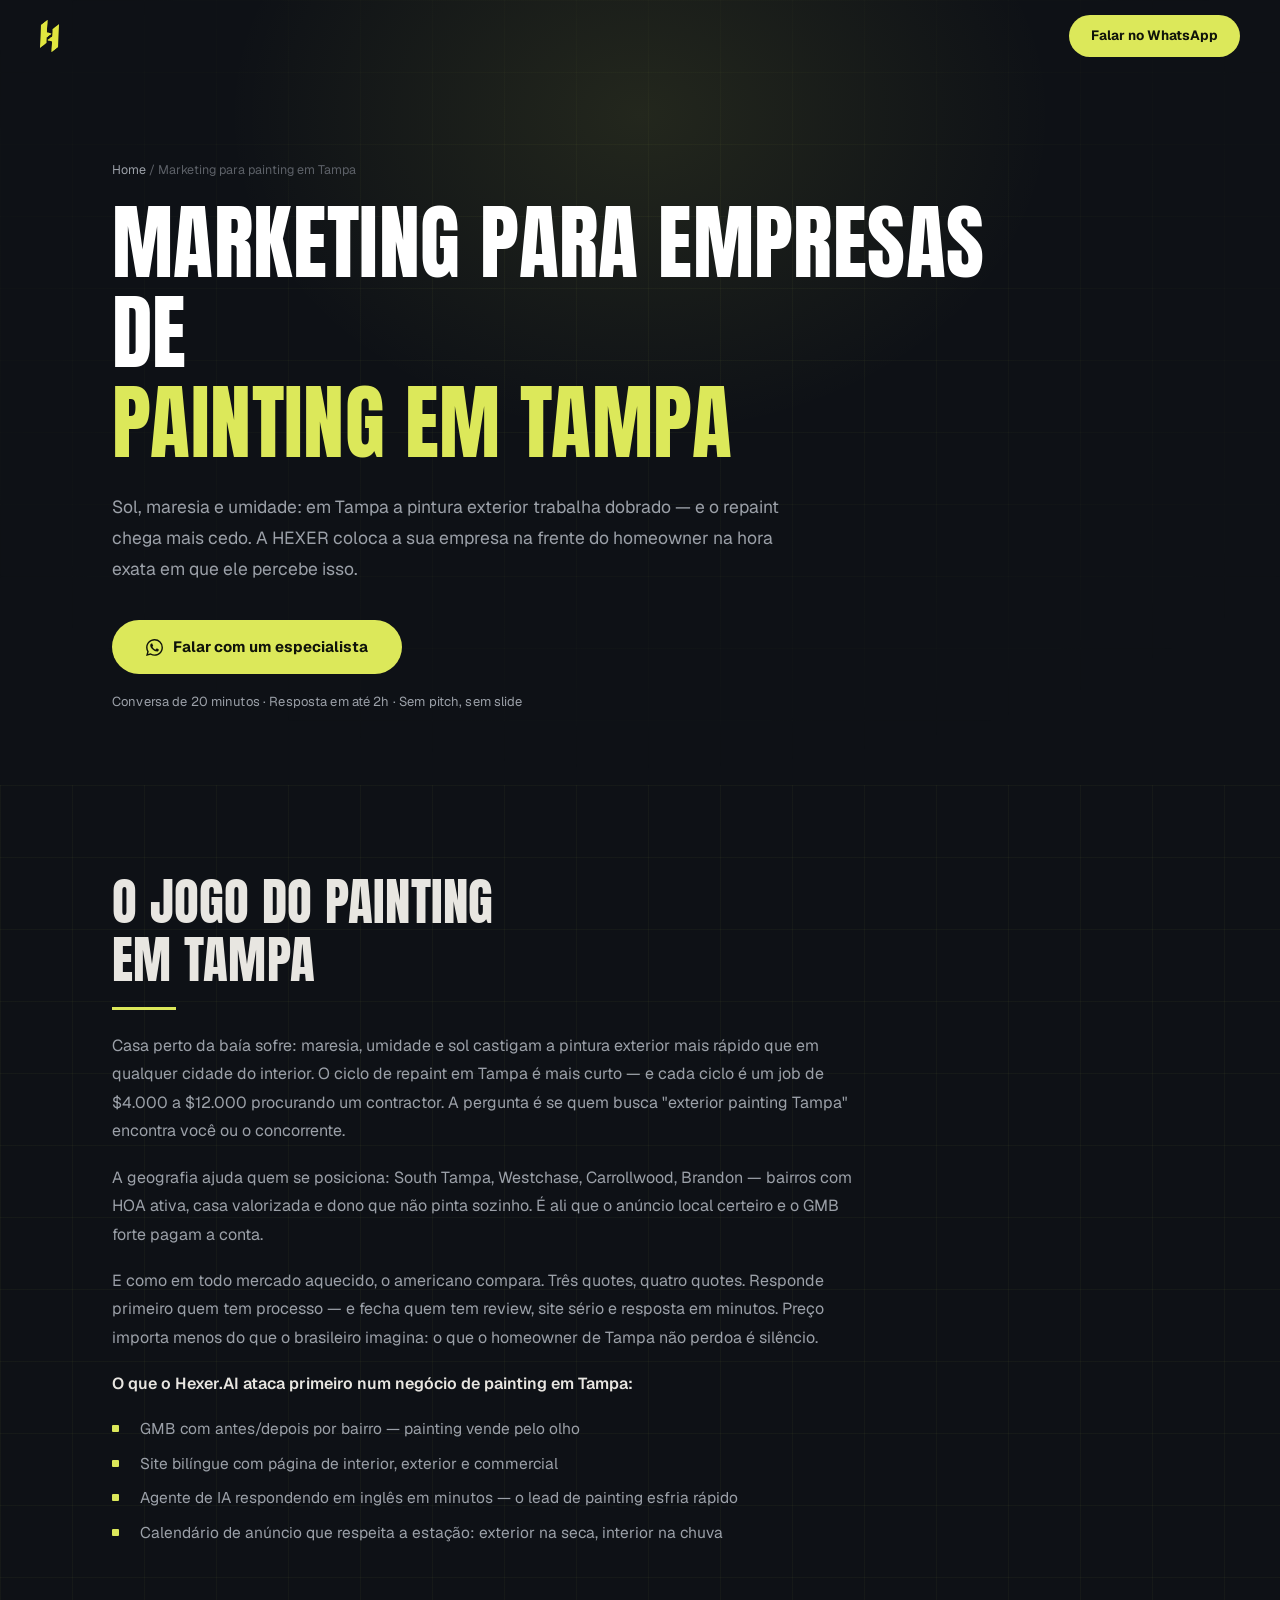
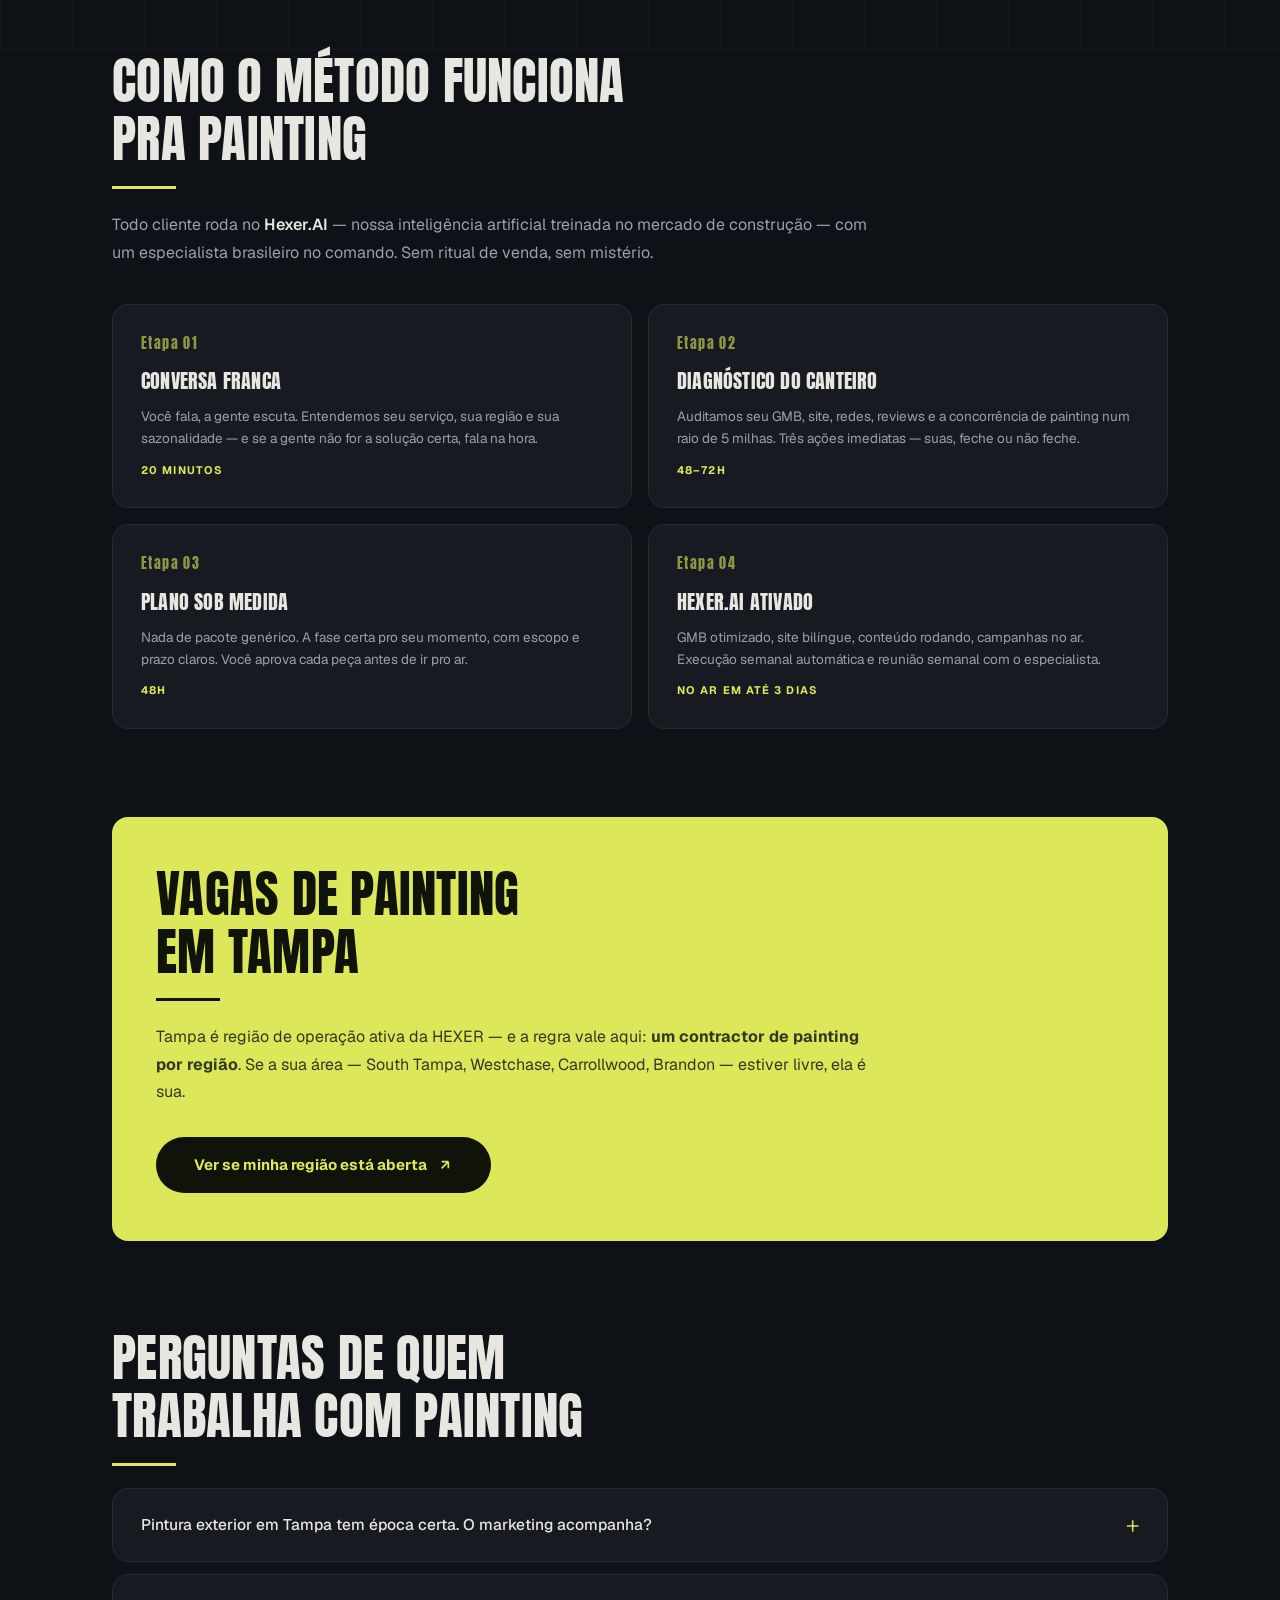
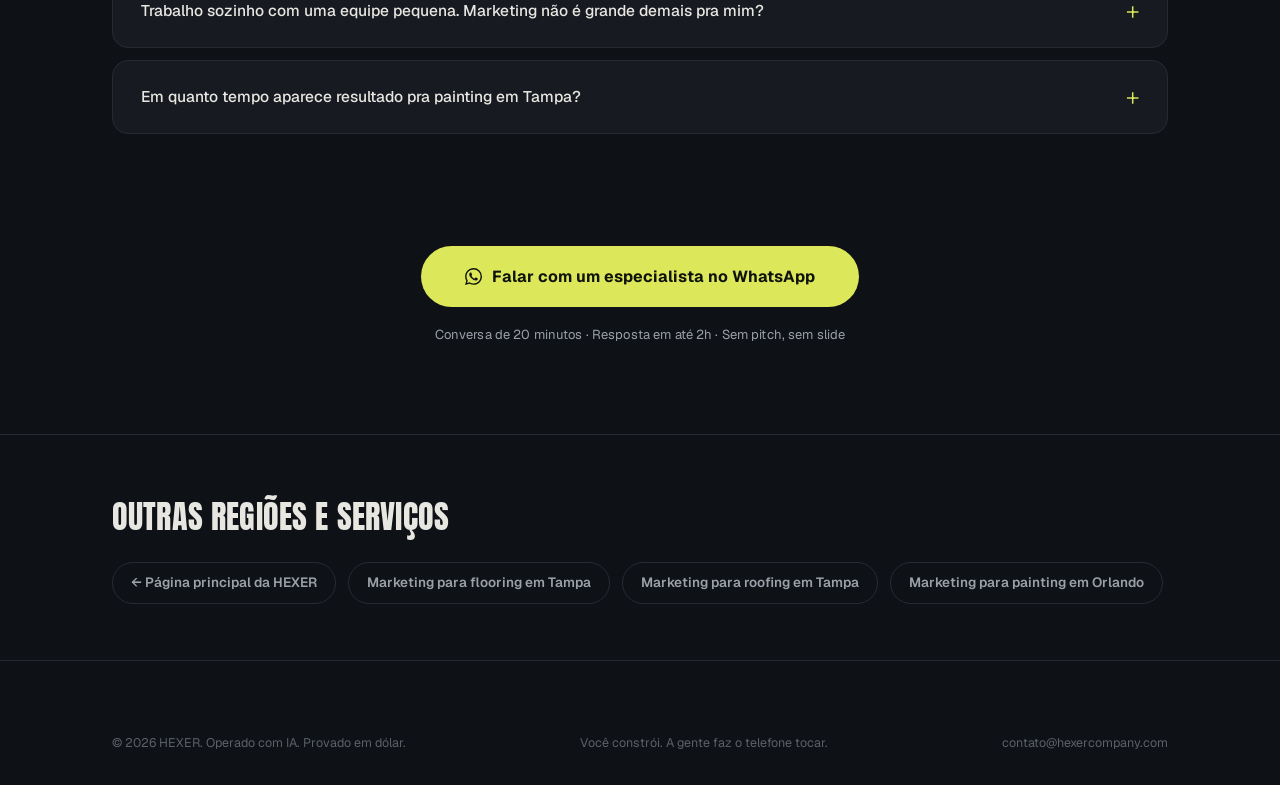
<file: painting-tampa/index.html>
<!DOCTYPE html>
<html lang="pt-BR">

<head>
  <meta charset="UTF-8" />
  <meta name="viewport" content="width=device-width, initial-scale=1.0" />

  <title>Marketing para Painting em Tampa | HEXER</title>
  <meta name="description" content="Marketing com IA para empresas de painting em Tampa Bay — interior e exterior. Presença local pra encher a agenda o ano todo. Um contractor por região." />

  <link rel="canonical" href="https://hexercompany.com/painting-tampa/" />
  <meta name="theme-color" content="#0E1116" />

  <meta property="og:title" content="Marketing para Painting em Tampa | HEXER" />
  <meta property="og:description" content="Marketing com IA para empresas de painting em Tampa Bay — interior e exterior. Presença local pra encher a agenda o ano todo. Um contractor por região." />
  <meta property="og:image" content="https://hexercompany.com/assets/og-hexer.png" />
  <meta property="og:type" content="website" />
  <meta property="og:url" content="https://hexercompany.com/painting-tampa/" />
  <meta property="og:locale" content="pt_BR" />

  <link rel="icon" type="image/png" href="../assets/hexer-mark-lime.png" />
  <link rel="preload" href="../fonts/Anton-Latin.woff2" as="font" type="font/woff2" crossorigin />
  <link rel="preload" href="../fonts/Geist-Variable.woff2" as="font" type="font/woff2" crossorigin />
  <link rel="stylesheet" href="../styles.css" />

  <script type="application/ld+json">
{
  "@context": "https://schema.org",
  "@type": "ProfessionalService",
  "name": "HEXER Company",
  "description": "Marketing digital com IA para empresas de painting em Tampa, Flórida — contractors brasileiros do setor de construção nos EUA.",
  "url": "https://hexercompany.com/painting-tampa/",
  "logo": "https://hexercompany.com/assets/hexer-logo-full.png",
  "areaServed": {
    "@type": "City",
    "name": "Tampa"
  },
  "knowsLanguage": [
    "pt-BR",
    "en-US"
  ],
  "email": "contato@hexercompany.com",
  "sameAs": [
    "https://www.instagram.com/hexer.company/",
    "https://www.facebook.com/profile.php?id=61592247232628"
  ]
}
  </script>
  <script type="application/ld+json">
{
  "@context": "https://schema.org",
  "@type": "FAQPage",
  "mainEntity": [
    {
      "@type": "Question",
      "name": "Pintura exterior em Tampa tem época certa. O marketing acompanha?",
      "acceptedAnswer": {
        "@type": "Answer",
        "text": "Acompanha — é pra isso que existe estratégia por trade. Na estação seca a campanha empurra exterior; na chuvosa, interior e commercial. E o pipeline enche antes da alta: quem começa a anunciar quando a agenda esvazia já perdeu a estação."
      }
    },
    {
      "@type": "Question",
      "name": "Trabalho sozinho com uma equipe pequena. Marketing não é grande demais pra mim?",
      "acceptedAnswer": {
        "@type": "Answer",
        "text": "O tamanho certo do marketing é o tamanho da sua operação. Não adianta gerar 50 leads se você atende 5. O plano recomendado na conversa leva em conta a sua capacidade — e cresce quando você crescer. Sem pacote genérico, sem verba desperdiçada."
      }
    },
    {
      "@type": "Question",
      "name": "Em quanto tempo aparece resultado pra painting em Tampa?",
      "acceptedAnswer": {
        "@type": "Answer",
        "text": "Tráfego pago: primeiros leads em 14 a 30 dias. SEO local e GMB: 60 a 90 dias. Relatório semanal em dólar — lead, contato no WhatsApp, estimate agendado, contrato fechado. O que não vira cliente não entra na conta."
      }
    }
  ]
}
  </script>
</head>

<body>

  <!-- NAVBAR (LP) -->
  <header class="navbar navbar--lp" id="navbar">
    <a href="/" class="nav-logo" aria-label="HEXER — início">
      <img class="hx-mark" src="../assets/hexer-mark-lime.png" alt="HEXER" width="1107" height="1872" />
    </a>
    <span></span>
    <a href="https://wa.me/5592994420438?text=Oi%2C%20vim%20da%20p%C3%A1gina%20de%20painting%20em%20Tampa%20%E2%80%94%20quero%20saber%20se%20ainda%20tem%20vaga%20na%20minha%20regi%C3%A3o" class="nav-cta" target="_blank" rel="noopener">Falar no WhatsApp</a>
  </header>

  <!-- HERO -->
  <section class="lp-hero">
    <div class="hero-bg" aria-hidden="true"></div>
    <div class="container">
      <nav class="breadcrumb hero-in hero-in-1" aria-label="Breadcrumb">
        <a href="/">Home</a> <span aria-hidden="true">/</span> Marketing para painting em Tampa
      </nav>
      <h1 class="hero-in hero-in-2">Marketing para empresas de<br /><em>painting em Tampa</em></h1>
      <p class="lead hero-in hero-in-3">Sol, maresia e umidade: em Tampa a pintura exterior trabalha dobrado — e o repaint chega mais cedo. A HEXER coloca a sua empresa na frente do homeowner na hora exata em que ele percebe isso.</p>
      <div class="hero-in hero-in-4">
        <a href="https://wa.me/5592994420438?text=Oi%2C%20vim%20da%20p%C3%A1gina%20de%20painting%20em%20Tampa%20%E2%80%94%20quero%20saber%20se%20ainda%20tem%20vaga%20na%20minha%20regi%C3%A3o" class="btn-primary" target="_blank" rel="noopener">
          <svg class="whatsapp-icon" viewBox="0 0 24 24" fill="currentColor" aria-hidden="true"><path d="M17.472 14.382c-.297-.149-1.758-.867-2.03-.967-.273-.099-.471-.148-.67.15-.197.297-.767.966-.94 1.164-.173.199-.347.223-.644.075-.297-.15-1.255-.463-2.39-1.475-.883-.788-1.48-1.761-1.653-2.059-.173-.297-.018-.458.13-.606.134-.133.298-.347.446-.52.149-.174.198-.298.298-.497.099-.198.05-.371-.025-.52-.075-.149-.669-1.612-.916-2.207-.242-.579-.487-.5-.669-.51-.173-.008-.371-.01-.57-.01-.198 0-.52.074-.792.372-.272.297-1.04 1.016-1.04 2.479 0 1.462 1.065 2.875 1.213 3.074.149.198 2.096 3.2 5.077 4.487.709.306 1.262.489 1.694.625.712.227 1.36.195 1.871.118.571-.085 1.758-.719 2.006-1.413.248-.694.248-1.289.173-1.413-.074-.124-.272-.198-.57-.347m-5.421 7.403h-.004a9.87 9.87 0 01-5.031-1.378l-.361-.214-3.741.982.998-3.648-.235-.374a9.86 9.86 0 01-1.51-5.26c.001-5.45 4.436-9.884 9.888-9.884 2.64 0 5.122 1.03 6.988 2.898a9.825 9.825 0 012.893 6.994c-.003 5.45-4.437 9.884-9.885 9.884m8.413-18.297A11.815 11.815 0 0012.05 0C5.495 0 .16 5.335.157 11.892c0 2.096.547 4.142 1.588 5.945L.057 24l6.305-1.654a11.882 11.882 0 005.683 1.448h.005c6.554 0 11.89-5.335 11.893-11.893a11.821 11.821 0 00-3.48-8.413z"/></svg>
          Falar com um especialista
        </a>
        <p class="micro-proof">Conversa de 20 minutos &middot; Resposta em até 2h &middot; Sem pitch, sem slide</p>
      </div>
    </div>
  </section>

  <!-- DOR DO TRADE -->
  <section class="lp-section bp-grid">
    <div class="container">
      <div class="lp-prose sr">
        <h2>O jogo do painting<br>em Tampa</h2>
        <p>Casa perto da baía sofre: maresia, umidade e sol castigam a pintura exterior mais rápido que em qualquer cidade do interior. O ciclo de repaint em Tampa é mais curto — e cada ciclo é um job de $4.000 a $12.000 procurando um contractor. A pergunta é se quem busca "exterior painting Tampa" encontra você ou o concorrente.</p>
        <p>A geografia ajuda quem se posiciona: South Tampa, Westchase, Carrollwood, Brandon — bairros com HOA ativa, casa valorizada e dono que não pinta sozinho. É ali que o anúncio local certeiro e o GMB forte pagam a conta.</p>
        <p>E como em todo mercado aquecido, o americano compara. Três quotes, quatro quotes. Responde primeiro quem tem processo — e fecha quem tem review, site sério e resposta em minutos. Preço importa menos do que o brasileiro imagina: o que o homeowner de Tampa não perdoa é silêncio.</p>
        <p><strong>O que o Hexer.AI ataca primeiro num negócio de painting em Tampa:</strong></p>
        <ul>
          <li>GMB com antes/depois por bairro — painting vende pelo olho</li>
          <li>Site bilíngue com página de interior, exterior e commercial</li>
          <li>Agente de IA respondendo em inglês em minutos — o lead de painting esfria rápido</li>
          <li>Calendário de anúncio que respeita a estação: exterior na seca, interior na chuva</li>
        </ul>
      </div>
    </div>
  </section>

  <!-- MÉTODO APLICADO -->
  <section class="lp-section" style="padding-top:0">
    <div class="container">
      <div class="lp-prose sr">
        <h2>Como o método funciona<br>pra painting</h2>
        <p>Todo cliente roda no <strong>Hexer.AI</strong> — nossa inteligência artificial treinada no mercado
          de construção — com um especialista brasileiro no comando. Sem ritual de venda, sem mistério.</p>
      </div>
      <div class="lp-steps">
        <div class="lp-step sr">
          <span class="n">Etapa 01</span>
          <h3>Conversa franca</h3>
          <p>Você fala, a gente escuta. Entendemos seu serviço, sua região e sua sazonalidade — e se a
            gente não for a solução certa, fala na hora.</p>
          <span class="t">20 minutos</span>
        </div>
        <div class="lp-step sr" style="--d:.08s">
          <span class="n">Etapa 02</span>
          <h3>Diagnóstico do canteiro</h3>
          <p>Auditamos seu GMB, site, redes, reviews e a concorrência de painting num raio de 5 milhas.
            Três ações imediatas — suas, feche ou não feche.</p>
          <span class="t">48–72h</span>
        </div>
        <div class="lp-step sr" style="--d:.16s">
          <span class="n">Etapa 03</span>
          <h3>Plano sob medida</h3>
          <p>Nada de pacote genérico. A fase certa pro seu momento, com escopo e prazo claros. Você aprova
            cada peça antes de ir pro ar.</p>
          <span class="t">48h</span>
        </div>
        <div class="lp-step sr" style="--d:.24s">
          <span class="n">Etapa 04</span>
          <h3>Hexer.AI ativado</h3>
          <p>GMB otimizado, site bilíngue, conteúdo rodando, campanhas no ar. Execução semanal automática
            e reunião semanal com o especialista.</p>
          <span class="t">no ar em até 3 dias</span>
        </div>
      </div>
    </div>
  </section>

  <!-- VAGAS NA REGIÃO -->
  <section class="lp-section" style="padding-top:0">
    <div class="container">
      <div class="lp-vagas sr">
        <h2>Vagas de painting<br>em Tampa</h2>
        <p>Tampa é região de operação ativa da HEXER — e a regra vale aqui: <strong>um contractor de painting por região</strong>. Se a sua área — South Tampa, Westchase, Carrollwood, Brandon — estiver livre, ela é sua.</p>
        <a href="https://wa.me/5592994420438?text=Oi%2C%20vim%20da%20p%C3%A1gina%20de%20painting%20em%20Tampa%20%E2%80%94%20quero%20saber%20se%20ainda%20tem%20vaga%20na%20minha%20regi%C3%A3o" class="btn-ink" target="_blank" rel="noopener">
          Ver se minha região está aberta
          <svg width="16" height="16" viewBox="0 0 24 24" fill="none" stroke="currentColor" stroke-width="2.5" aria-hidden="true"><path d="M7 17L17 7M17 7H7M17 7v10" /></svg>
        </a>
      </div>
    </div>
  </section>

  <!-- FAQ DO TRADE -->
  <section class="lp-section" style="padding-top:0">
    <div class="container">
      <div class="lp-prose sr">
        <h2>Perguntas de quem<br>trabalha com painting</h2>
      </div>
      <div class="faq-right sr">
        <div class="faq-item">
          <button class="faq-question" aria-expanded="false">
            <span>Pintura exterior em Tampa tem época certa. O marketing acompanha?</span>
            <span class="faq-icon" aria-hidden="true">+</span>
          </button>
          <div class="faq-answer"><div>
            <p>Acompanha — é pra isso que existe estratégia por trade. Na estação seca a campanha empurra exterior; na chuvosa, interior e commercial. E o pipeline enche antes da alta: quem começa a anunciar quando a agenda esvazia já perdeu a estação.</p>
          </div></div>
        </div>
        <div class="faq-item">
          <button class="faq-question" aria-expanded="false">
            <span>Trabalho sozinho com uma equipe pequena. Marketing não é grande demais pra mim?</span>
            <span class="faq-icon" aria-hidden="true">+</span>
          </button>
          <div class="faq-answer"><div>
            <p>O tamanho certo do marketing é o tamanho da sua operação. Não adianta gerar 50 leads se você atende 5. O plano recomendado na conversa leva em conta a sua capacidade — e cresce quando você crescer. Sem pacote genérico, sem verba desperdiçada.</p>
          </div></div>
        </div>
        <div class="faq-item">
          <button class="faq-question" aria-expanded="false">
            <span>Em quanto tempo aparece resultado pra painting em Tampa?</span>
            <span class="faq-icon" aria-hidden="true">+</span>
          </button>
          <div class="faq-answer"><div>
            <p>Tráfego pago: primeiros leads em 14 a 30 dias. SEO local e GMB: 60 a 90 dias. Relatório semanal em dólar — lead, contato no WhatsApp, estimate agendado, contrato fechado. O que não vira cliente não entra na conta.</p>
          </div></div>
        </div>
      </div>
    </div>
  </section>

  <!-- CTA -->
  <section class="lp-section" style="padding-top:24px">
    <div class="container" style="text-align:center">
      <a href="https://wa.me/5592994420438?text=Oi%2C%20vim%20da%20p%C3%A1gina%20de%20painting%20em%20Tampa%20%E2%80%94%20quero%20saber%20se%20ainda%20tem%20vaga%20na%20minha%20regi%C3%A3o" class="btn-primary btn-xl" target="_blank" rel="noopener">
        <svg class="whatsapp-icon" viewBox="0 0 24 24" fill="currentColor" aria-hidden="true"><path d="M17.472 14.382c-.297-.149-1.758-.867-2.03-.967-.273-.099-.471-.148-.67.15-.197.297-.767.966-.94 1.164-.173.199-.347.223-.644.075-.297-.15-1.255-.463-2.39-1.475-.883-.788-1.48-1.761-1.653-2.059-.173-.297-.018-.458.13-.606.134-.133.298-.347.446-.52.149-.174.198-.298.298-.497.099-.198.05-.371-.025-.52-.075-.149-.669-1.612-.916-2.207-.242-.579-.487-.5-.669-.51-.173-.008-.371-.01-.57-.01-.198 0-.52.074-.792.372-.272.297-1.04 1.016-1.04 2.479 0 1.462 1.065 2.875 1.213 3.074.149.198 2.096 3.2 5.077 4.487.709.306 1.262.489 1.694.625.712.227 1.36.195 1.871.118.571-.085 1.758-.719 2.006-1.413.248-.694.248-1.289.173-1.413-.074-.124-.272-.198-.57-.347m-5.421 7.403h-.004a9.87 9.87 0 01-5.031-1.378l-.361-.214-3.741.982.998-3.648-.235-.374a9.86 9.86 0 01-1.51-5.26c.001-5.45 4.436-9.884 9.888-9.884 2.64 0 5.122 1.03 6.988 2.898a9.825 9.825 0 012.893 6.994c-.003 5.45-4.437 9.884-9.885 9.884m8.413-18.297A11.815 11.815 0 0012.05 0C5.495 0 .16 5.335.157 11.892c0 2.096.547 4.142 1.588 5.945L.057 24l6.305-1.654a11.882 11.882 0 005.683 1.448h.005c6.554 0 11.89-5.335 11.893-11.893a11.821 11.821 0 00-3.48-8.413z"/></svg>
        Falar com um especialista no WhatsApp
      </a>
      <p class="micro-proof">Conversa de 20 minutos &middot; Resposta em até 2h &middot; Sem pitch, sem slide</p>
    </div>
  </section>

  <!-- RELACIONADAS -->
  <section class="lp-related">
    <div class="container">
      <h2 class="lp-related-title" style="font-family:var(--font-display);font-weight:400;text-transform:uppercase;letter-spacing:.005em;font-size:clamp(22px,3vw,32px);color:var(--text);margin-bottom:20px">Outras regiões e serviços</h2>
      <div class="lp-related-links">
        <a href="/">← Página principal da HEXER</a>
        <a href="/flooring-tampa/">Marketing para flooring em Tampa</a>
        <a href="/roofing-tampa/">Marketing para roofing em Tampa</a>
        <a href="/painting-orlando/">Marketing para painting em Orlando</a>
      </div>
    </div>
  </section>

  <!-- FOOTER -->
  <footer class="footer">
    <div class="container">
      <div class="footer-bottom" style="border-top:none;padding-top:0">
        <p>© 2026 HEXER. Operado com IA. Provado em dólar.</p>
        <p>Você constrói. A gente faz o telefone tocar.</p>
        <p><a href="mailto:contato@hexercompany.com">contato@hexercompany.com</a></p>
      </div>
    </div>
  </footer>

  <script src="../script.js" defer></script>
</body>

</html>
</file>
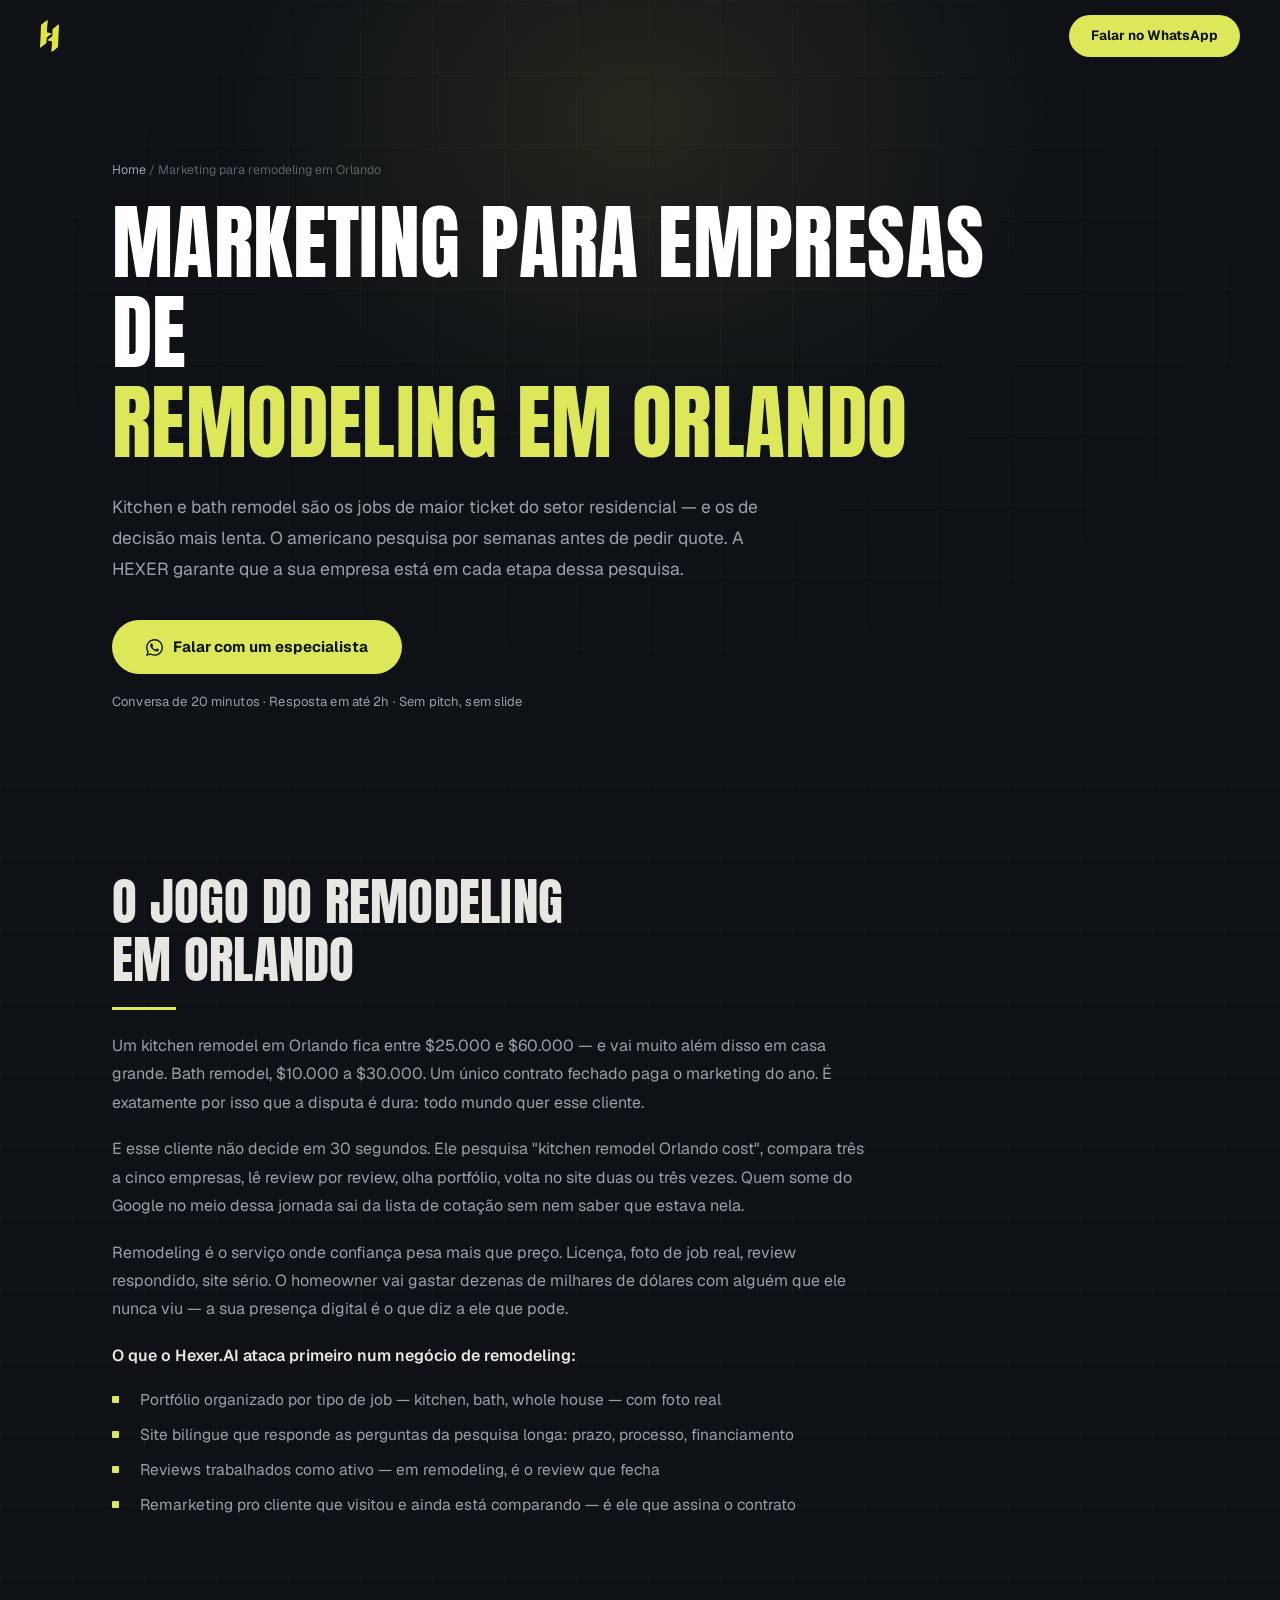
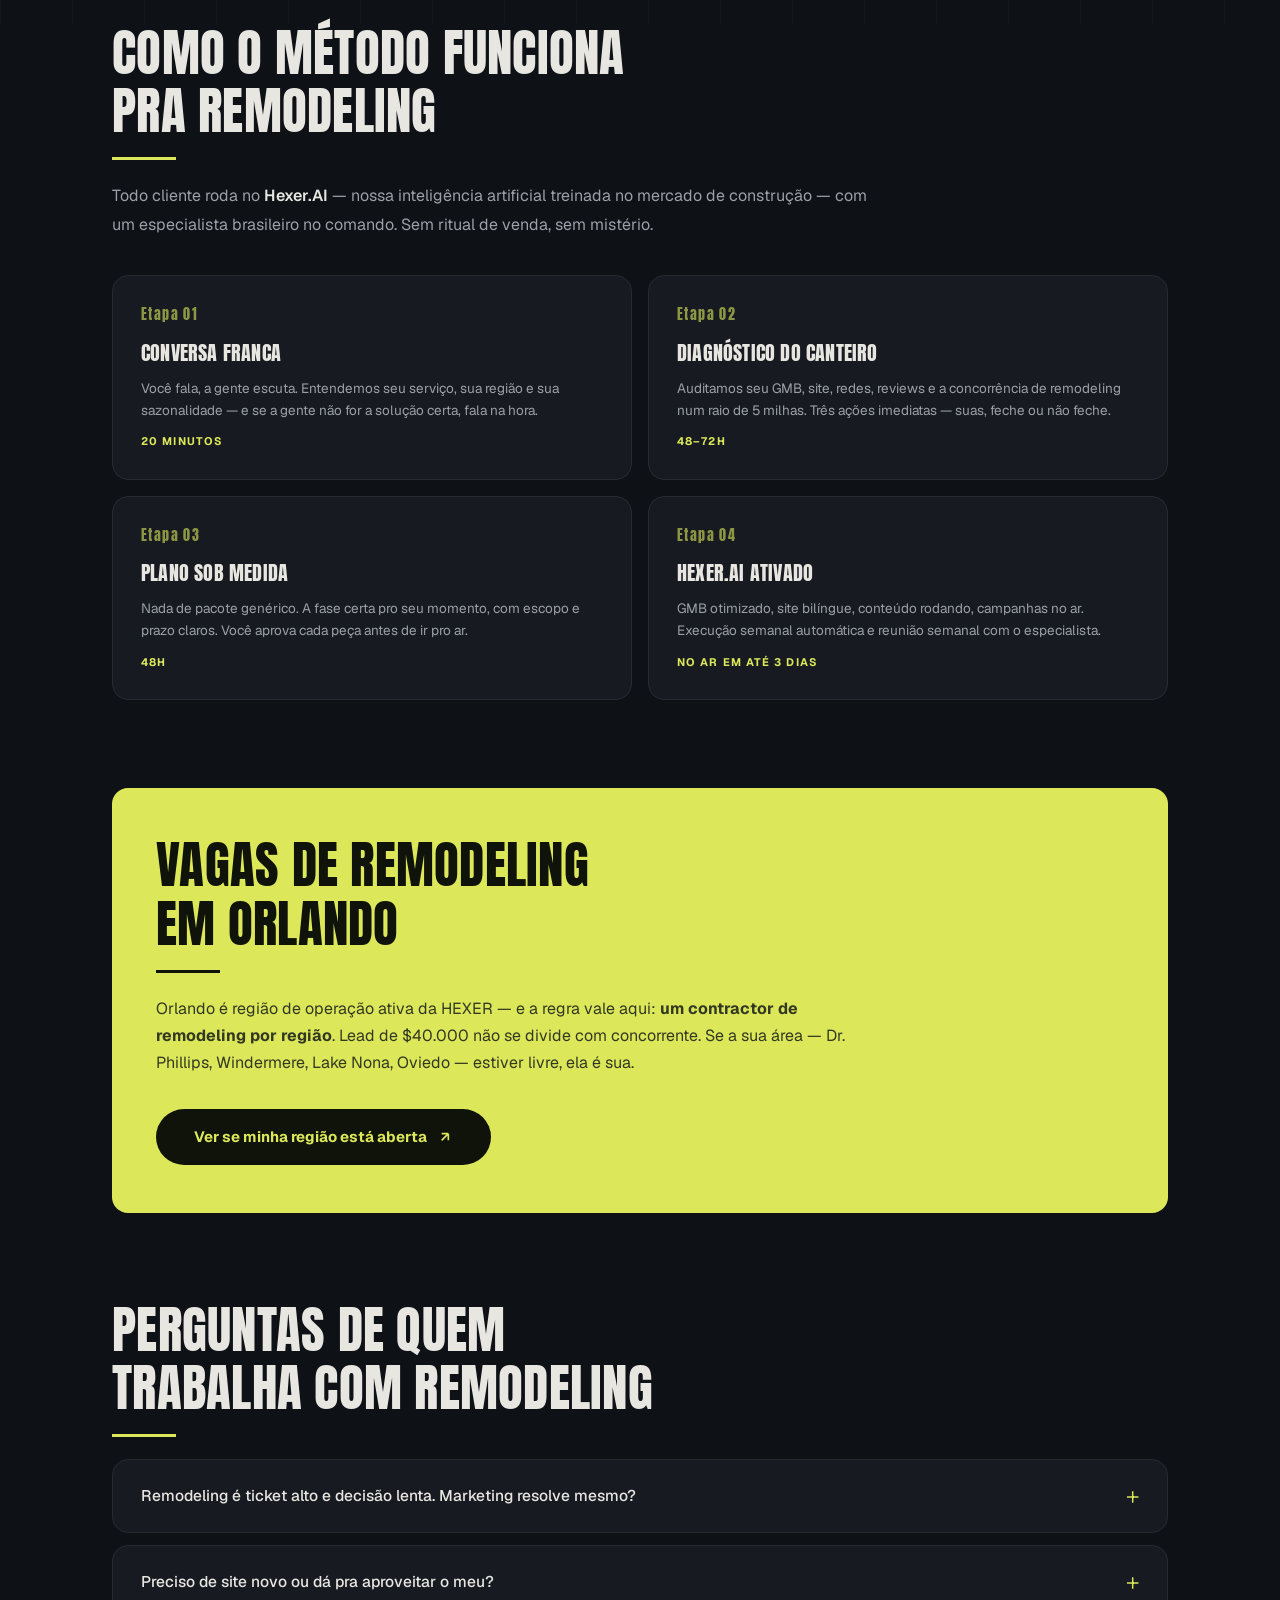
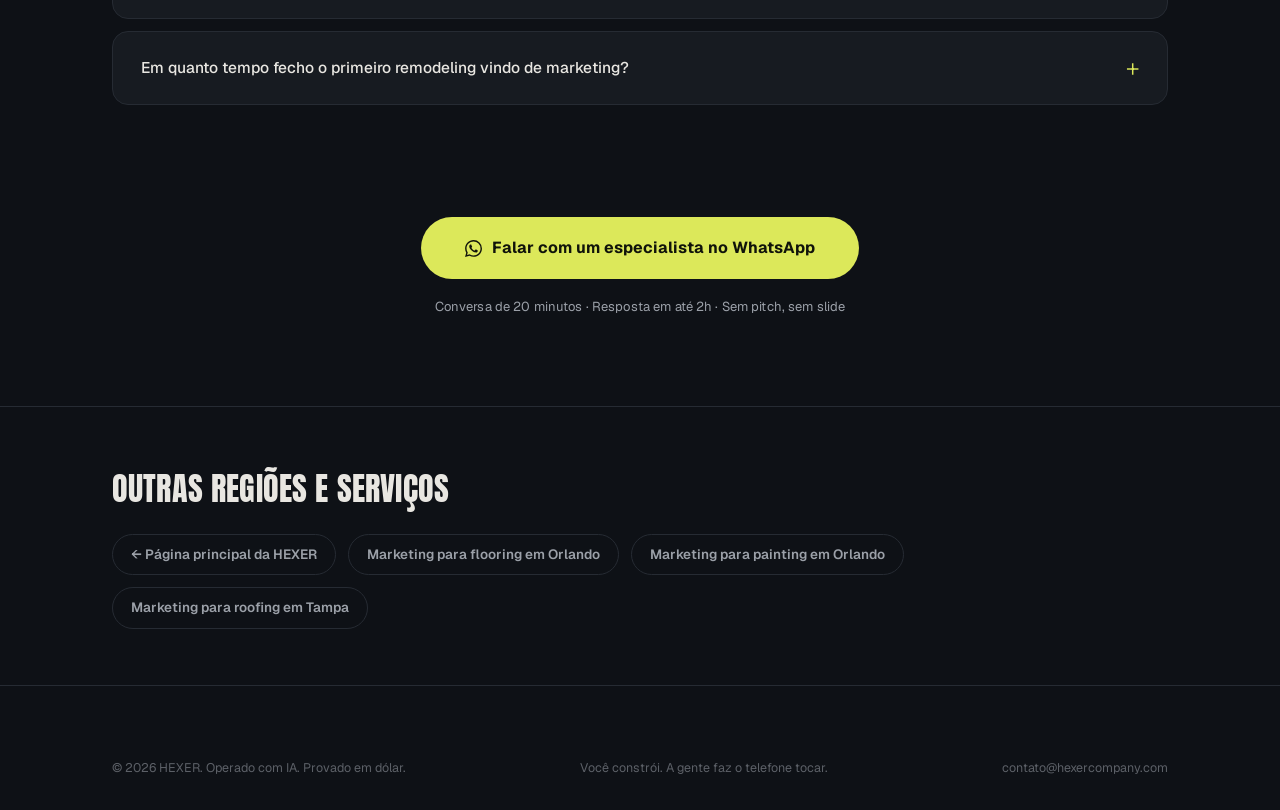
<file: remodeling-orlando/index.html>
<!DOCTYPE html>
<html lang="pt-BR">

<head>
  <meta charset="UTF-8" />
  <meta name="viewport" content="width=device-width, initial-scale=1.0" />

  <title>Marketing para Remodeling em Orlando | HEXER</title>
  <meta name="description" content="Marketing com IA para empresas de remodeling em Orlando — kitchen, bath e reforma completa. Presença que sustenta ticket alto e decisão longa. Um contractor por região." />

  <link rel="canonical" href="https://hexercompany.com/remodeling-orlando/" />
  <meta name="theme-color" content="#0E1116" />

  <meta property="og:title" content="Marketing para Remodeling em Orlando | HEXER" />
  <meta property="og:description" content="Marketing com IA para empresas de remodeling em Orlando — kitchen, bath e reforma completa. Presença que sustenta ticket alto e decisão longa. Um contractor por região." />
  <meta property="og:image" content="https://hexercompany.com/assets/og-hexer.png" />
  <meta property="og:type" content="website" />
  <meta property="og:url" content="https://hexercompany.com/remodeling-orlando/" />
  <meta property="og:locale" content="pt_BR" />

  <link rel="icon" type="image/png" href="../assets/hexer-mark-lime.png" />
  <link rel="preload" href="../fonts/Anton-Latin.woff2" as="font" type="font/woff2" crossorigin />
  <link rel="preload" href="../fonts/Geist-Variable.woff2" as="font" type="font/woff2" crossorigin />
  <link rel="stylesheet" href="../styles.css" />

  <script type="application/ld+json">
{
  "@context": "https://schema.org",
  "@type": "ProfessionalService",
  "name": "HEXER Company",
  "description": "Marketing digital com IA para empresas de remodeling em Orlando, Flórida — contractors brasileiros do setor de construção nos EUA.",
  "url": "https://hexercompany.com/remodeling-orlando/",
  "logo": "https://hexercompany.com/assets/hexer-logo-full.png",
  "areaServed": {
    "@type": "City",
    "name": "Orlando"
  },
  "knowsLanguage": [
    "pt-BR",
    "en-US"
  ],
  "email": "contato@hexercompany.com",
  "sameAs": [
    "https://www.instagram.com/hexer.company/",
    "https://www.facebook.com/profile.php?id=61592247232628"
  ]
}
  </script>
  <script type="application/ld+json">
{
  "@context": "https://schema.org",
  "@type": "FAQPage",
  "mainEntity": [
    {
      "@type": "Question",
      "name": "Remodeling é ticket alto e decisão lenta. Marketing resolve mesmo?",
      "acceptedAnswer": {
        "@type": "Answer",
        "text": "É justamente onde mais resolve. Decisão lenta significa mais pontos de contato — e cada ponto é uma chance de aparecer ou de sumir. Presença constante no Google, no Instagram e no review é o que mantém a sua empresa na lista curta até a hora da assinatura. Quem aparece só uma vez não fecha job de $40.000."
      }
    },
    {
      "@type": "Question",
      "name": "Preciso de site novo ou dá pra aproveitar o meu?",
      "acceptedAnswer": {
        "@type": "Answer",
        "text": "O diagnóstico responde isso. Auditamos o que você tem — site, GMB, redes, reviews — e te mostramos onde está vazando cliente. Às vezes o site aguenta e o problema é o GMB. Às vezes o site é o que espanta o americano. Você recebe três ações imediatas e leva o diagnóstico com você, feche ou não feche."
      }
    },
    {
      "@type": "Question",
      "name": "Em quanto tempo fecho o primeiro remodeling vindo de marketing?",
      "acceptedAnswer": {
        "@type": "Answer",
        "text": "Leads de tráfego pago chegam em 14 a 30 dias — mas em remodeling o ciclo de fechamento é do tamanho da decisão do cliente: semanas, às vezes meses. O que o relatório mostra é o funil andando: lead, contato, estimate agendado, proposta na mesa. Em dólar, sem métrica de vaidade."
      }
    }
  ]
}
  </script>
</head>

<body>

  <!-- NAVBAR (LP) -->
  <header class="navbar navbar--lp" id="navbar">
    <a href="/" class="nav-logo" aria-label="HEXER — início">
      <img class="hx-mark" src="../assets/hexer-mark-lime.png" alt="HEXER" width="1107" height="1872" />
    </a>
    <span></span>
    <a href="https://wa.me/5592994420438?text=Oi%2C%20vim%20da%20p%C3%A1gina%20de%20remodeling%20em%20Orlando%20%E2%80%94%20quero%20saber%20se%20ainda%20tem%20vaga%20na%20minha%20regi%C3%A3o" class="nav-cta" target="_blank" rel="noopener">Falar no WhatsApp</a>
  </header>

  <!-- HERO -->
  <section class="lp-hero">
    <div class="hero-bg" aria-hidden="true"></div>
    <div class="container">
      <nav class="breadcrumb hero-in hero-in-1" aria-label="Breadcrumb">
        <a href="/">Home</a> <span aria-hidden="true">/</span> Marketing para remodeling em Orlando
      </nav>
      <h1 class="hero-in hero-in-2">Marketing para empresas de<br /><em>remodeling em Orlando</em></h1>
      <p class="lead hero-in hero-in-3">Kitchen e bath remodel são os jobs de maior ticket do setor residencial — e os de decisão mais lenta. O americano pesquisa por semanas antes de pedir quote. A HEXER garante que a sua empresa está em cada etapa dessa pesquisa.</p>
      <div class="hero-in hero-in-4">
        <a href="https://wa.me/5592994420438?text=Oi%2C%20vim%20da%20p%C3%A1gina%20de%20remodeling%20em%20Orlando%20%E2%80%94%20quero%20saber%20se%20ainda%20tem%20vaga%20na%20minha%20regi%C3%A3o" class="btn-primary" target="_blank" rel="noopener">
          <svg class="whatsapp-icon" viewBox="0 0 24 24" fill="currentColor" aria-hidden="true"><path d="M17.472 14.382c-.297-.149-1.758-.867-2.03-.967-.273-.099-.471-.148-.67.15-.197.297-.767.966-.94 1.164-.173.199-.347.223-.644.075-.297-.15-1.255-.463-2.39-1.475-.883-.788-1.48-1.761-1.653-2.059-.173-.297-.018-.458.13-.606.134-.133.298-.347.446-.52.149-.174.198-.298.298-.497.099-.198.05-.371-.025-.52-.075-.149-.669-1.612-.916-2.207-.242-.579-.487-.5-.669-.51-.173-.008-.371-.01-.57-.01-.198 0-.52.074-.792.372-.272.297-1.04 1.016-1.04 2.479 0 1.462 1.065 2.875 1.213 3.074.149.198 2.096 3.2 5.077 4.487.709.306 1.262.489 1.694.625.712.227 1.36.195 1.871.118.571-.085 1.758-.719 2.006-1.413.248-.694.248-1.289.173-1.413-.074-.124-.272-.198-.57-.347m-5.421 7.403h-.004a9.87 9.87 0 01-5.031-1.378l-.361-.214-3.741.982.998-3.648-.235-.374a9.86 9.86 0 01-1.51-5.26c.001-5.45 4.436-9.884 9.888-9.884 2.64 0 5.122 1.03 6.988 2.898a9.825 9.825 0 012.893 6.994c-.003 5.45-4.437 9.884-9.885 9.884m8.413-18.297A11.815 11.815 0 0012.05 0C5.495 0 .16 5.335.157 11.892c0 2.096.547 4.142 1.588 5.945L.057 24l6.305-1.654a11.882 11.882 0 005.683 1.448h.005c6.554 0 11.89-5.335 11.893-11.893a11.821 11.821 0 00-3.48-8.413z"/></svg>
          Falar com um especialista
        </a>
        <p class="micro-proof">Conversa de 20 minutos &middot; Resposta em até 2h &middot; Sem pitch, sem slide</p>
      </div>
    </div>
  </section>

  <!-- DOR DO TRADE -->
  <section class="lp-section bp-grid">
    <div class="container">
      <div class="lp-prose sr">
        <h2>O jogo do remodeling<br>em Orlando</h2>
        <p>Um kitchen remodel em Orlando fica entre $25.000 e $60.000 — e vai muito além disso em casa grande. Bath remodel, $10.000 a $30.000. Um único contrato fechado paga o marketing do ano. É exatamente por isso que a disputa é dura: todo mundo quer esse cliente.</p>
        <p>E esse cliente não decide em 30 segundos. Ele pesquisa "kitchen remodel Orlando cost", compara três a cinco empresas, lê review por review, olha portfólio, volta no site duas ou três vezes. Quem some do Google no meio dessa jornada sai da lista de cotação sem nem saber que estava nela.</p>
        <p>Remodeling é o serviço onde confiança pesa mais que preço. Licença, foto de job real, review respondido, site sério. O homeowner vai gastar dezenas de milhares de dólares com alguém que ele nunca viu — a sua presença digital é o que diz a ele que pode.</p>
        <p><strong>O que o Hexer.AI ataca primeiro num negócio de remodeling:</strong></p>
        <ul>
          <li>Portfólio organizado por tipo de job — kitchen, bath, whole house — com foto real</li>
          <li>Site bilíngue que responde as perguntas da pesquisa longa: prazo, processo, financiamento</li>
          <li>Reviews trabalhados como ativo — em remodeling, é o review que fecha</li>
          <li>Remarketing pro cliente que visitou e ainda está comparando — é ele que assina o contrato</li>
        </ul>
      </div>
    </div>
  </section>

  <!-- MÉTODO APLICADO -->
  <section class="lp-section" style="padding-top:0">
    <div class="container">
      <div class="lp-prose sr">
        <h2>Como o método funciona<br>pra remodeling</h2>
        <p>Todo cliente roda no <strong>Hexer.AI</strong> — nossa inteligência artificial treinada no mercado
          de construção — com um especialista brasileiro no comando. Sem ritual de venda, sem mistério.</p>
      </div>
      <div class="lp-steps">
        <div class="lp-step sr">
          <span class="n">Etapa 01</span>
          <h3>Conversa franca</h3>
          <p>Você fala, a gente escuta. Entendemos seu serviço, sua região e sua sazonalidade — e se a
            gente não for a solução certa, fala na hora.</p>
          <span class="t">20 minutos</span>
        </div>
        <div class="lp-step sr" style="--d:.08s">
          <span class="n">Etapa 02</span>
          <h3>Diagnóstico do canteiro</h3>
          <p>Auditamos seu GMB, site, redes, reviews e a concorrência de remodeling num raio de 5 milhas.
            Três ações imediatas — suas, feche ou não feche.</p>
          <span class="t">48–72h</span>
        </div>
        <div class="lp-step sr" style="--d:.16s">
          <span class="n">Etapa 03</span>
          <h3>Plano sob medida</h3>
          <p>Nada de pacote genérico. A fase certa pro seu momento, com escopo e prazo claros. Você aprova
            cada peça antes de ir pro ar.</p>
          <span class="t">48h</span>
        </div>
        <div class="lp-step sr" style="--d:.24s">
          <span class="n">Etapa 04</span>
          <h3>Hexer.AI ativado</h3>
          <p>GMB otimizado, site bilíngue, conteúdo rodando, campanhas no ar. Execução semanal automática
            e reunião semanal com o especialista.</p>
          <span class="t">no ar em até 3 dias</span>
        </div>
      </div>
    </div>
  </section>

  <!-- VAGAS NA REGIÃO -->
  <section class="lp-section" style="padding-top:0">
    <div class="container">
      <div class="lp-vagas sr">
        <h2>Vagas de remodeling<br>em Orlando</h2>
        <p>Orlando é região de operação ativa da HEXER — e a regra vale aqui: <strong>um contractor de remodeling por região</strong>. Lead de $40.000 não se divide com concorrente. Se a sua área — Dr. Phillips, Windermere, Lake Nona, Oviedo — estiver livre, ela é sua.</p>
        <a href="https://wa.me/5592994420438?text=Oi%2C%20vim%20da%20p%C3%A1gina%20de%20remodeling%20em%20Orlando%20%E2%80%94%20quero%20saber%20se%20ainda%20tem%20vaga%20na%20minha%20regi%C3%A3o" class="btn-ink" target="_blank" rel="noopener">
          Ver se minha região está aberta
          <svg width="16" height="16" viewBox="0 0 24 24" fill="none" stroke="currentColor" stroke-width="2.5" aria-hidden="true"><path d="M7 17L17 7M17 7H7M17 7v10" /></svg>
        </a>
      </div>
    </div>
  </section>

  <!-- FAQ DO TRADE -->
  <section class="lp-section" style="padding-top:0">
    <div class="container">
      <div class="lp-prose sr">
        <h2>Perguntas de quem<br>trabalha com remodeling</h2>
      </div>
      <div class="faq-right sr">
        <div class="faq-item">
          <button class="faq-question" aria-expanded="false">
            <span>Remodeling é ticket alto e decisão lenta. Marketing resolve mesmo?</span>
            <span class="faq-icon" aria-hidden="true">+</span>
          </button>
          <div class="faq-answer"><div>
            <p>É justamente onde mais resolve. Decisão lenta significa mais pontos de contato — e cada ponto é uma chance de aparecer ou de sumir. Presença constante no Google, no Instagram e no review é o que mantém a sua empresa na lista curta até a hora da assinatura. Quem aparece só uma vez não fecha job de $40.000.</p>
          </div></div>
        </div>
        <div class="faq-item">
          <button class="faq-question" aria-expanded="false">
            <span>Preciso de site novo ou dá pra aproveitar o meu?</span>
            <span class="faq-icon" aria-hidden="true">+</span>
          </button>
          <div class="faq-answer"><div>
            <p>O diagnóstico responde isso. Auditamos o que você tem — site, GMB, redes, reviews — e te mostramos onde está vazando cliente. Às vezes o site aguenta e o problema é o GMB. Às vezes o site é o que espanta o americano. Você recebe três ações imediatas e leva o diagnóstico com você, feche ou não feche.</p>
          </div></div>
        </div>
        <div class="faq-item">
          <button class="faq-question" aria-expanded="false">
            <span>Em quanto tempo fecho o primeiro remodeling vindo de marketing?</span>
            <span class="faq-icon" aria-hidden="true">+</span>
          </button>
          <div class="faq-answer"><div>
            <p>Leads de tráfego pago chegam em 14 a 30 dias — mas em remodeling o ciclo de fechamento é do tamanho da decisão do cliente: semanas, às vezes meses. O que o relatório mostra é o funil andando: lead, contato, estimate agendado, proposta na mesa. Em dólar, sem métrica de vaidade.</p>
          </div></div>
        </div>
      </div>
    </div>
  </section>

  <!-- CTA -->
  <section class="lp-section" style="padding-top:24px">
    <div class="container" style="text-align:center">
      <a href="https://wa.me/5592994420438?text=Oi%2C%20vim%20da%20p%C3%A1gina%20de%20remodeling%20em%20Orlando%20%E2%80%94%20quero%20saber%20se%20ainda%20tem%20vaga%20na%20minha%20regi%C3%A3o" class="btn-primary btn-xl" target="_blank" rel="noopener">
        <svg class="whatsapp-icon" viewBox="0 0 24 24" fill="currentColor" aria-hidden="true"><path d="M17.472 14.382c-.297-.149-1.758-.867-2.03-.967-.273-.099-.471-.148-.67.15-.197.297-.767.966-.94 1.164-.173.199-.347.223-.644.075-.297-.15-1.255-.463-2.39-1.475-.883-.788-1.48-1.761-1.653-2.059-.173-.297-.018-.458.13-.606.134-.133.298-.347.446-.52.149-.174.198-.298.298-.497.099-.198.05-.371-.025-.52-.075-.149-.669-1.612-.916-2.207-.242-.579-.487-.5-.669-.51-.173-.008-.371-.01-.57-.01-.198 0-.52.074-.792.372-.272.297-1.04 1.016-1.04 2.479 0 1.462 1.065 2.875 1.213 3.074.149.198 2.096 3.2 5.077 4.487.709.306 1.262.489 1.694.625.712.227 1.36.195 1.871.118.571-.085 1.758-.719 2.006-1.413.248-.694.248-1.289.173-1.413-.074-.124-.272-.198-.57-.347m-5.421 7.403h-.004a9.87 9.87 0 01-5.031-1.378l-.361-.214-3.741.982.998-3.648-.235-.374a9.86 9.86 0 01-1.51-5.26c.001-5.45 4.436-9.884 9.888-9.884 2.64 0 5.122 1.03 6.988 2.898a9.825 9.825 0 012.893 6.994c-.003 5.45-4.437 9.884-9.885 9.884m8.413-18.297A11.815 11.815 0 0012.05 0C5.495 0 .16 5.335.157 11.892c0 2.096.547 4.142 1.588 5.945L.057 24l6.305-1.654a11.882 11.882 0 005.683 1.448h.005c6.554 0 11.89-5.335 11.893-11.893a11.821 11.821 0 00-3.48-8.413z"/></svg>
        Falar com um especialista no WhatsApp
      </a>
      <p class="micro-proof">Conversa de 20 minutos &middot; Resposta em até 2h &middot; Sem pitch, sem slide</p>
    </div>
  </section>

  <!-- RELACIONADAS -->
  <section class="lp-related">
    <div class="container">
      <h2 class="lp-related-title" style="font-family:var(--font-display);font-weight:400;text-transform:uppercase;letter-spacing:.005em;font-size:clamp(22px,3vw,32px);color:var(--text);margin-bottom:20px">Outras regiões e serviços</h2>
      <div class="lp-related-links">
        <a href="/">← Página principal da HEXER</a>
        <a href="/flooring-orlando/">Marketing para flooring em Orlando</a>
        <a href="/painting-orlando/">Marketing para painting em Orlando</a>
        <a href="/roofing-tampa/">Marketing para roofing em Tampa</a>
      </div>
    </div>
  </section>

  <!-- FOOTER -->
  <footer class="footer">
    <div class="container">
      <div class="footer-bottom" style="border-top:none;padding-top:0">
        <p>© 2026 HEXER. Operado com IA. Provado em dólar.</p>
        <p>Você constrói. A gente faz o telefone tocar.</p>
        <p><a href="mailto:contato@hexercompany.com">contato@hexercompany.com</a></p>
      </div>
    </div>
  </footer>

  <script src="../script.js" defer></script>
</body>

</html>
</file>
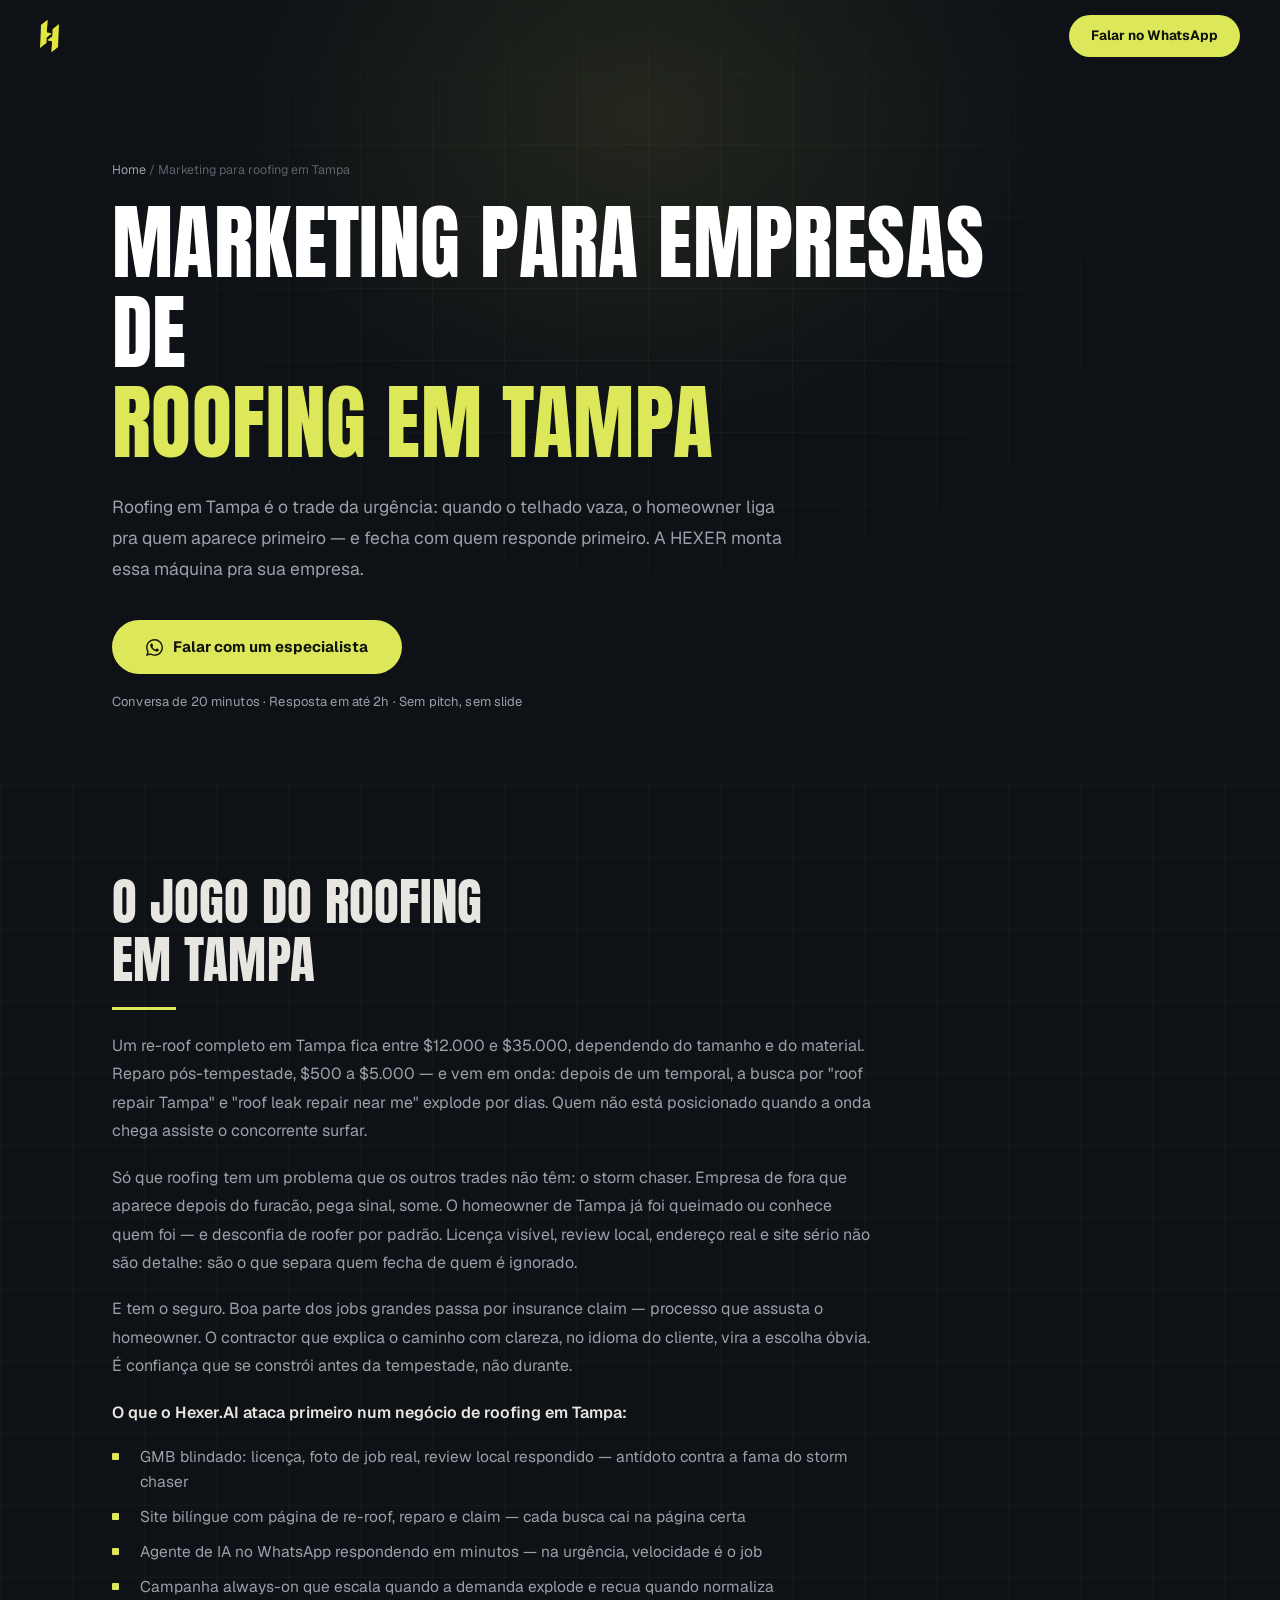
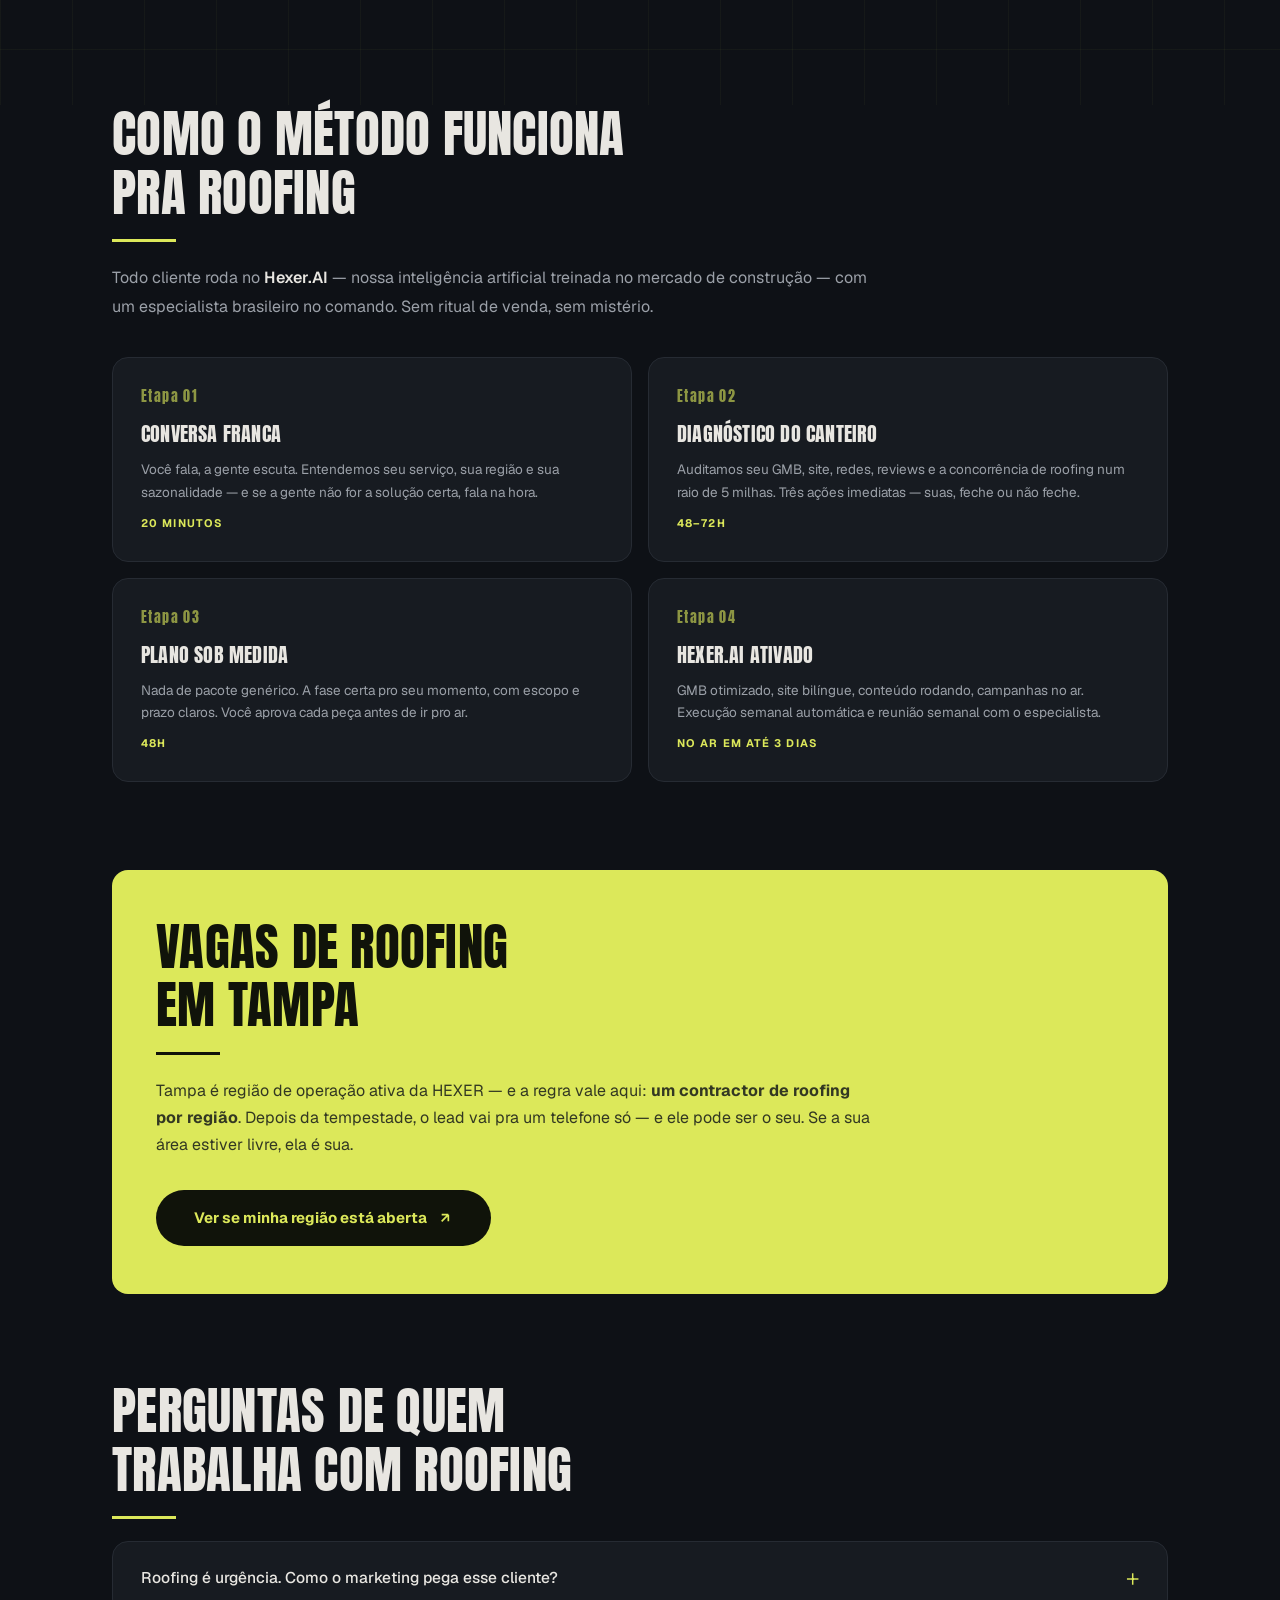
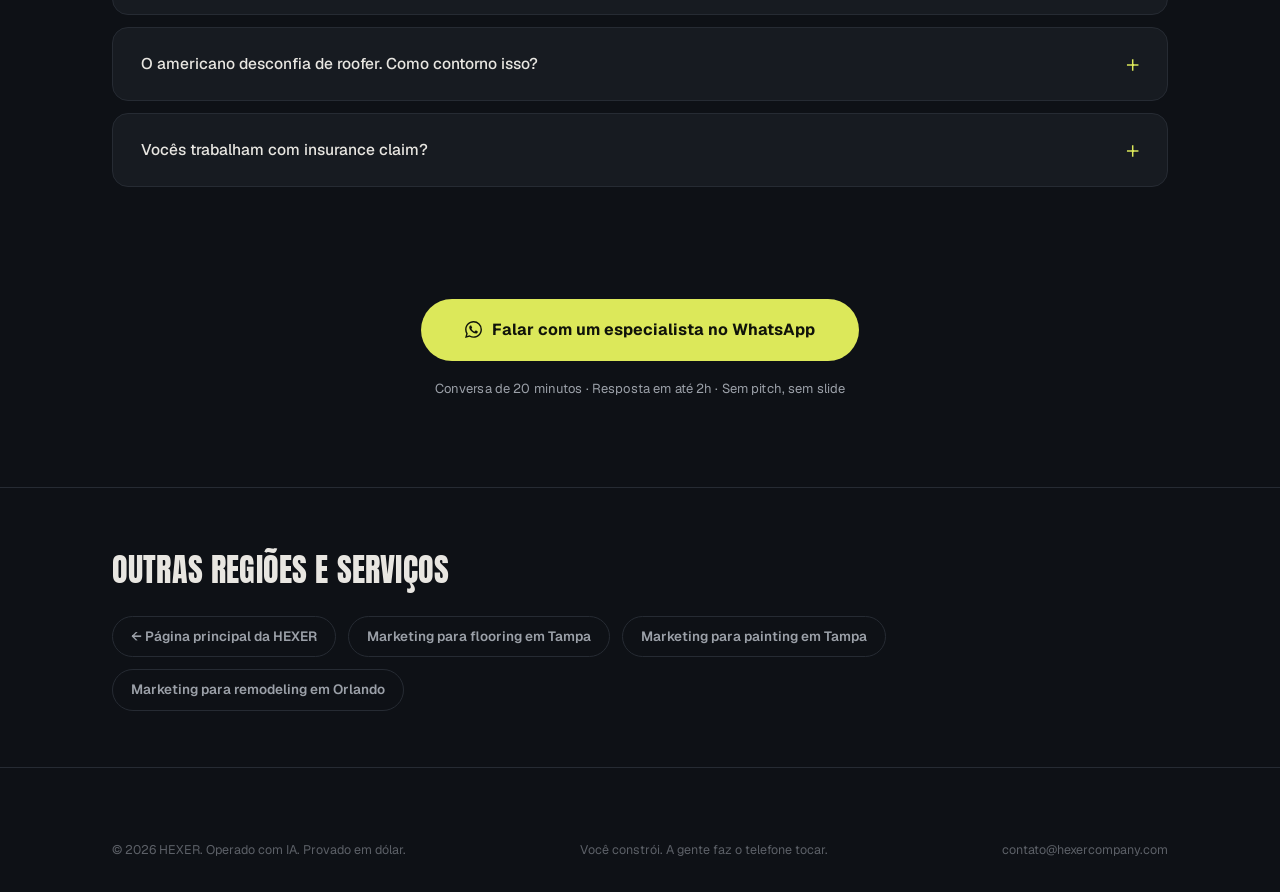
<file: roofing-tampa/index.html>
<!DOCTYPE html>
<html lang="pt-BR">

<head>
  <meta charset="UTF-8" />
  <meta name="viewport" content="width=device-width, initial-scale=1.0" />

  <title>Marketing para Roofing em Tampa | HEXER</title>
  <meta name="description" content="Marketing com IA para empresas de roofing em Tampa Bay — re-roof, reparo e claim. Presença local e resposta em minutos pra ganhar a urgência. Um contractor por região." />

  <link rel="canonical" href="https://hexercompany.com/roofing-tampa/" />
  <meta name="theme-color" content="#0E1116" />

  <meta property="og:title" content="Marketing para Roofing em Tampa | HEXER" />
  <meta property="og:description" content="Marketing com IA para empresas de roofing em Tampa Bay — re-roof, reparo e claim. Presença local e resposta em minutos pra ganhar a urgência. Um contractor por região." />
  <meta property="og:image" content="https://hexercompany.com/assets/og-hexer.png" />
  <meta property="og:type" content="website" />
  <meta property="og:url" content="https://hexercompany.com/roofing-tampa/" />
  <meta property="og:locale" content="pt_BR" />

  <link rel="icon" type="image/png" href="../assets/hexer-mark-lime.png" />
  <link rel="preload" href="../fonts/Anton-Latin.woff2" as="font" type="font/woff2" crossorigin />
  <link rel="preload" href="../fonts/Geist-Variable.woff2" as="font" type="font/woff2" crossorigin />
  <link rel="stylesheet" href="../styles.css" />

  <script type="application/ld+json">
{
  "@context": "https://schema.org",
  "@type": "ProfessionalService",
  "name": "HEXER Company",
  "description": "Marketing digital com IA para empresas de roofing em Tampa, Flórida — contractors brasileiros do setor de construção nos EUA.",
  "url": "https://hexercompany.com/roofing-tampa/",
  "logo": "https://hexercompany.com/assets/hexer-logo-full.png",
  "areaServed": {
    "@type": "City",
    "name": "Tampa"
  },
  "knowsLanguage": [
    "pt-BR",
    "en-US"
  ],
  "email": "contato@hexercompany.com",
  "sameAs": [
    "https://www.instagram.com/hexer.company/",
    "https://www.facebook.com/profile.php?id=61592247232628"
  ]
}
  </script>
  <script type="application/ld+json">
{
  "@context": "https://schema.org",
  "@type": "FAQPage",
  "mainEntity": [
    {
      "@type": "Question",
      "name": "Roofing é urgência. Como o marketing pega esse cliente?",
      "acceptedAnswer": {
        "@type": "Answer",
        "text": "Com presença montada antes da urgência. O GMB forte e a campanha local garantem que a sua empresa aparece na busca de pânico; o agente de IA responde em minutos, qualifica e agenda a inspeção — porque o homeowner com goteira liga pro próximo se você demorar uma hora. A máquina fica pronta no dia calmo pra vencer no dia de tempestade."
      }
    },
    {
      "@type": "Question",
      "name": "O americano desconfia de roofer. Como contorno isso?",
      "acceptedAnswer": {
        "@type": "Answer",
        "text": "Sendo visivelmente o oposto do storm chaser: licença em destaque, endereço local, review real respondido, site profissional bilíngue, foto de job na região. A HEXER constrói essa prova de que a sua empresa é daqui e fica aqui. Confiança em roofing não se pede — se mostra."
      }
    },
    {
      "@type": "Question",
      "name": "Vocês trabalham com insurance claim?",
      "acceptedAnswer": {
        "@type": "Answer",
        "text": "A gente não faz o claim — isso é entre você, o homeowner e a seguradora. O que o marketing faz é preparar o terreno: conteúdo e página explicando o processo, no idioma do cliente, pra sua empresa ser a que ele entende e escolhe quando o telhado dá problema."
      }
    }
  ]
}
  </script>
</head>

<body>

  <!-- NAVBAR (LP) -->
  <header class="navbar navbar--lp" id="navbar">
    <a href="/" class="nav-logo" aria-label="HEXER — início">
      <img class="hx-mark" src="../assets/hexer-mark-lime.png" alt="HEXER" width="1107" height="1872" />
    </a>
    <span></span>
    <a href="https://wa.me/5592994420438?text=Oi%2C%20vim%20da%20p%C3%A1gina%20de%20roofing%20em%20Tampa%20%E2%80%94%20quero%20saber%20se%20ainda%20tem%20vaga%20na%20minha%20regi%C3%A3o" class="nav-cta" target="_blank" rel="noopener">Falar no WhatsApp</a>
  </header>

  <!-- HERO -->
  <section class="lp-hero">
    <div class="hero-bg" aria-hidden="true"></div>
    <div class="container">
      <nav class="breadcrumb hero-in hero-in-1" aria-label="Breadcrumb">
        <a href="/">Home</a> <span aria-hidden="true">/</span> Marketing para roofing em Tampa
      </nav>
      <h1 class="hero-in hero-in-2">Marketing para empresas de<br /><em>roofing em Tampa</em></h1>
      <p class="lead hero-in hero-in-3">Roofing em Tampa é o trade da urgência: quando o telhado vaza, o homeowner liga pra quem aparece primeiro — e fecha com quem responde primeiro. A HEXER monta essa máquina pra sua empresa.</p>
      <div class="hero-in hero-in-4">
        <a href="https://wa.me/5592994420438?text=Oi%2C%20vim%20da%20p%C3%A1gina%20de%20roofing%20em%20Tampa%20%E2%80%94%20quero%20saber%20se%20ainda%20tem%20vaga%20na%20minha%20regi%C3%A3o" class="btn-primary" target="_blank" rel="noopener">
          <svg class="whatsapp-icon" viewBox="0 0 24 24" fill="currentColor" aria-hidden="true"><path d="M17.472 14.382c-.297-.149-1.758-.867-2.03-.967-.273-.099-.471-.148-.67.15-.197.297-.767.966-.94 1.164-.173.199-.347.223-.644.075-.297-.15-1.255-.463-2.39-1.475-.883-.788-1.48-1.761-1.653-2.059-.173-.297-.018-.458.13-.606.134-.133.298-.347.446-.52.149-.174.198-.298.298-.497.099-.198.05-.371-.025-.52-.075-.149-.669-1.612-.916-2.207-.242-.579-.487-.5-.669-.51-.173-.008-.371-.01-.57-.01-.198 0-.52.074-.792.372-.272.297-1.04 1.016-1.04 2.479 0 1.462 1.065 2.875 1.213 3.074.149.198 2.096 3.2 5.077 4.487.709.306 1.262.489 1.694.625.712.227 1.36.195 1.871.118.571-.085 1.758-.719 2.006-1.413.248-.694.248-1.289.173-1.413-.074-.124-.272-.198-.57-.347m-5.421 7.403h-.004a9.87 9.87 0 01-5.031-1.378l-.361-.214-3.741.982.998-3.648-.235-.374a9.86 9.86 0 01-1.51-5.26c.001-5.45 4.436-9.884 9.888-9.884 2.64 0 5.122 1.03 6.988 2.898a9.825 9.825 0 012.893 6.994c-.003 5.45-4.437 9.884-9.885 9.884m8.413-18.297A11.815 11.815 0 0012.05 0C5.495 0 .16 5.335.157 11.892c0 2.096.547 4.142 1.588 5.945L.057 24l6.305-1.654a11.882 11.882 0 005.683 1.448h.005c6.554 0 11.89-5.335 11.893-11.893a11.821 11.821 0 00-3.48-8.413z"/></svg>
          Falar com um especialista
        </a>
        <p class="micro-proof">Conversa de 20 minutos &middot; Resposta em até 2h &middot; Sem pitch, sem slide</p>
      </div>
    </div>
  </section>

  <!-- DOR DO TRADE -->
  <section class="lp-section bp-grid">
    <div class="container">
      <div class="lp-prose sr">
        <h2>O jogo do roofing<br>em Tampa</h2>
        <p>Um re-roof completo em Tampa fica entre $12.000 e $35.000, dependendo do tamanho e do material. Reparo pós-tempestade, $500 a $5.000 — e vem em onda: depois de um temporal, a busca por "roof repair Tampa" e "roof leak repair near me" explode por dias. Quem não está posicionado quando a onda chega assiste o concorrente surfar.</p>
        <p>Só que roofing tem um problema que os outros trades não têm: o storm chaser. Empresa de fora que aparece depois do furacão, pega sinal, some. O homeowner de Tampa já foi queimado ou conhece quem foi — e desconfia de roofer por padrão. Licença visível, review local, endereço real e site sério não são detalhe: são o que separa quem fecha de quem é ignorado.</p>
        <p>E tem o seguro. Boa parte dos jobs grandes passa por insurance claim — processo que assusta o homeowner. O contractor que explica o caminho com clareza, no idioma do cliente, vira a escolha óbvia. É confiança que se constrói antes da tempestade, não durante.</p>
        <p><strong>O que o Hexer.AI ataca primeiro num negócio de roofing em Tampa:</strong></p>
        <ul>
          <li>GMB blindado: licença, foto de job real, review local respondido — antídoto contra a fama do storm chaser</li>
          <li>Site bilíngue com página de re-roof, reparo e claim — cada busca cai na página certa</li>
          <li>Agente de IA no WhatsApp respondendo em minutos — na urgência, velocidade é o job</li>
          <li>Campanha always-on que escala quando a demanda explode e recua quando normaliza</li>
        </ul>
      </div>
    </div>
  </section>

  <!-- MÉTODO APLICADO -->
  <section class="lp-section" style="padding-top:0">
    <div class="container">
      <div class="lp-prose sr">
        <h2>Como o método funciona<br>pra roofing</h2>
        <p>Todo cliente roda no <strong>Hexer.AI</strong> — nossa inteligência artificial treinada no mercado
          de construção — com um especialista brasileiro no comando. Sem ritual de venda, sem mistério.</p>
      </div>
      <div class="lp-steps">
        <div class="lp-step sr">
          <span class="n">Etapa 01</span>
          <h3>Conversa franca</h3>
          <p>Você fala, a gente escuta. Entendemos seu serviço, sua região e sua sazonalidade — e se a
            gente não for a solução certa, fala na hora.</p>
          <span class="t">20 minutos</span>
        </div>
        <div class="lp-step sr" style="--d:.08s">
          <span class="n">Etapa 02</span>
          <h3>Diagnóstico do canteiro</h3>
          <p>Auditamos seu GMB, site, redes, reviews e a concorrência de roofing num raio de 5 milhas.
            Três ações imediatas — suas, feche ou não feche.</p>
          <span class="t">48–72h</span>
        </div>
        <div class="lp-step sr" style="--d:.16s">
          <span class="n">Etapa 03</span>
          <h3>Plano sob medida</h3>
          <p>Nada de pacote genérico. A fase certa pro seu momento, com escopo e prazo claros. Você aprova
            cada peça antes de ir pro ar.</p>
          <span class="t">48h</span>
        </div>
        <div class="lp-step sr" style="--d:.24s">
          <span class="n">Etapa 04</span>
          <h3>Hexer.AI ativado</h3>
          <p>GMB otimizado, site bilíngue, conteúdo rodando, campanhas no ar. Execução semanal automática
            e reunião semanal com o especialista.</p>
          <span class="t">no ar em até 3 dias</span>
        </div>
      </div>
    </div>
  </section>

  <!-- VAGAS NA REGIÃO -->
  <section class="lp-section" style="padding-top:0">
    <div class="container">
      <div class="lp-vagas sr">
        <h2>Vagas de roofing<br>em Tampa</h2>
        <p>Tampa é região de operação ativa da HEXER — e a regra vale aqui: <strong>um contractor de roofing por região</strong>. Depois da tempestade, o lead vai pra um telefone só — e ele pode ser o seu. Se a sua área estiver livre, ela é sua.</p>
        <a href="https://wa.me/5592994420438?text=Oi%2C%20vim%20da%20p%C3%A1gina%20de%20roofing%20em%20Tampa%20%E2%80%94%20quero%20saber%20se%20ainda%20tem%20vaga%20na%20minha%20regi%C3%A3o" class="btn-ink" target="_blank" rel="noopener">
          Ver se minha região está aberta
          <svg width="16" height="16" viewBox="0 0 24 24" fill="none" stroke="currentColor" stroke-width="2.5" aria-hidden="true"><path d="M7 17L17 7M17 7H7M17 7v10" /></svg>
        </a>
      </div>
    </div>
  </section>

  <!-- FAQ DO TRADE -->
  <section class="lp-section" style="padding-top:0">
    <div class="container">
      <div class="lp-prose sr">
        <h2>Perguntas de quem<br>trabalha com roofing</h2>
      </div>
      <div class="faq-right sr">
        <div class="faq-item">
          <button class="faq-question" aria-expanded="false">
            <span>Roofing é urgência. Como o marketing pega esse cliente?</span>
            <span class="faq-icon" aria-hidden="true">+</span>
          </button>
          <div class="faq-answer"><div>
            <p>Com presença montada antes da urgência. O GMB forte e a campanha local garantem que a sua empresa aparece na busca de pânico; o agente de IA responde em minutos, qualifica e agenda a inspeção — porque o homeowner com goteira liga pro próximo se você demorar uma hora. A máquina fica pronta no dia calmo pra vencer no dia de tempestade.</p>
          </div></div>
        </div>
        <div class="faq-item">
          <button class="faq-question" aria-expanded="false">
            <span>O americano desconfia de roofer. Como contorno isso?</span>
            <span class="faq-icon" aria-hidden="true">+</span>
          </button>
          <div class="faq-answer"><div>
            <p>Sendo visivelmente o oposto do storm chaser: licença em destaque, endereço local, review real respondido, site profissional bilíngue, foto de job na região. A HEXER constrói essa prova de que a sua empresa é daqui e fica aqui. Confiança em roofing não se pede — se mostra.</p>
          </div></div>
        </div>
        <div class="faq-item">
          <button class="faq-question" aria-expanded="false">
            <span>Vocês trabalham com insurance claim?</span>
            <span class="faq-icon" aria-hidden="true">+</span>
          </button>
          <div class="faq-answer"><div>
            <p>A gente não faz o claim — isso é entre você, o homeowner e a seguradora. O que o marketing faz é preparar o terreno: conteúdo e página explicando o processo, no idioma do cliente, pra sua empresa ser a que ele entende e escolhe quando o telhado dá problema.</p>
          </div></div>
        </div>
      </div>
    </div>
  </section>

  <!-- CTA -->
  <section class="lp-section" style="padding-top:24px">
    <div class="container" style="text-align:center">
      <a href="https://wa.me/5592994420438?text=Oi%2C%20vim%20da%20p%C3%A1gina%20de%20roofing%20em%20Tampa%20%E2%80%94%20quero%20saber%20se%20ainda%20tem%20vaga%20na%20minha%20regi%C3%A3o" class="btn-primary btn-xl" target="_blank" rel="noopener">
        <svg class="whatsapp-icon" viewBox="0 0 24 24" fill="currentColor" aria-hidden="true"><path d="M17.472 14.382c-.297-.149-1.758-.867-2.03-.967-.273-.099-.471-.148-.67.15-.197.297-.767.966-.94 1.164-.173.199-.347.223-.644.075-.297-.15-1.255-.463-2.39-1.475-.883-.788-1.48-1.761-1.653-2.059-.173-.297-.018-.458.13-.606.134-.133.298-.347.446-.52.149-.174.198-.298.298-.497.099-.198.05-.371-.025-.52-.075-.149-.669-1.612-.916-2.207-.242-.579-.487-.5-.669-.51-.173-.008-.371-.01-.57-.01-.198 0-.52.074-.792.372-.272.297-1.04 1.016-1.04 2.479 0 1.462 1.065 2.875 1.213 3.074.149.198 2.096 3.2 5.077 4.487.709.306 1.262.489 1.694.625.712.227 1.36.195 1.871.118.571-.085 1.758-.719 2.006-1.413.248-.694.248-1.289.173-1.413-.074-.124-.272-.198-.57-.347m-5.421 7.403h-.004a9.87 9.87 0 01-5.031-1.378l-.361-.214-3.741.982.998-3.648-.235-.374a9.86 9.86 0 01-1.51-5.26c.001-5.45 4.436-9.884 9.888-9.884 2.64 0 5.122 1.03 6.988 2.898a9.825 9.825 0 012.893 6.994c-.003 5.45-4.437 9.884-9.885 9.884m8.413-18.297A11.815 11.815 0 0012.05 0C5.495 0 .16 5.335.157 11.892c0 2.096.547 4.142 1.588 5.945L.057 24l6.305-1.654a11.882 11.882 0 005.683 1.448h.005c6.554 0 11.89-5.335 11.893-11.893a11.821 11.821 0 00-3.48-8.413z"/></svg>
        Falar com um especialista no WhatsApp
      </a>
      <p class="micro-proof">Conversa de 20 minutos &middot; Resposta em até 2h &middot; Sem pitch, sem slide</p>
    </div>
  </section>

  <!-- RELACIONADAS -->
  <section class="lp-related">
    <div class="container">
      <h2 class="lp-related-title" style="font-family:var(--font-display);font-weight:400;text-transform:uppercase;letter-spacing:.005em;font-size:clamp(22px,3vw,32px);color:var(--text);margin-bottom:20px">Outras regiões e serviços</h2>
      <div class="lp-related-links">
        <a href="/">← Página principal da HEXER</a>
        <a href="/flooring-tampa/">Marketing para flooring em Tampa</a>
        <a href="/painting-tampa/">Marketing para painting em Tampa</a>
        <a href="/remodeling-orlando/">Marketing para remodeling em Orlando</a>
      </div>
    </div>
  </section>

  <!-- FOOTER -->
  <footer class="footer">
    <div class="container">
      <div class="footer-bottom" style="border-top:none;padding-top:0">
        <p>© 2026 HEXER. Operado com IA. Provado em dólar.</p>
        <p>Você constrói. A gente faz o telefone tocar.</p>
        <p><a href="mailto:contato@hexercompany.com">contato@hexercompany.com</a></p>
      </div>
    </div>
  </footer>

  <script src="../script.js" defer></script>
</body>

</html>
</file>
<file: styles.css>
/* ═══════════════════════════════════════════════════════════
   HEXER · STEEL & CONCRETE v2.0
   Assinatura de movimento: "Blueprint → Construído"
   Elementos entram como traço técnico de planta e se
   constroem em sólido. Animar só transform e opacity.
   ═══════════════════════════════════════════════════════════ */

/* ──────────── FONTES (self-hosted) ──────────── */
@font-face {
  font-family: 'Anton';
  src: url('fonts/Anton-Latin.woff2') format('woff2');
  font-weight: 400;
  font-style: normal;
  font-display: swap;
}
@font-face {
  font-family: 'Geist Sans';
  src: url('fonts/Geist-Variable.woff2') format('woff2-variations'),
       url('fonts/Geist-Variable.woff2') format('woff2');
  font-weight: 100 900;
  font-style: normal;
  font-display: swap;
}
@font-face {
  font-family: 'Geist Sans';
  src: url('fonts/Geist-Italic-Variable.woff2') format('woff2-variations'),
       url('fonts/Geist-Italic-Variable.woff2') format('woff2');
  font-weight: 100 900;
  font-style: italic;
  font-display: swap;
}

/* ──────────── TOKENS ──────────── */
:root {
  --bg:        #0E1116;
  --surface:   #171B21;
  --surface-2: #1E242C;

  --white:     #ffffff;
  --off-white: #EDEAE3;

  --lime:      #DCE85A;
  --lime-l:    #E6F06E;
  --lime-dim:  rgba(220, 232, 90, .07);
  --lime-glow: rgba(220, 232, 90, .18);

  --text:      #E8E6E1;
  --text-2:    #9BA0A8;
  --text-3:    #5C6067;
  --ink:       #10130A;          /* texto sobre lime */

  --border:    #262B33;
  --border-h:  rgba(220, 232, 90, .32);
  --blueprint: rgba(220, 232, 90, .04);   /* grid técnico ≤4% */

  --font-display: 'Anton', 'Arial Narrow', system-ui, sans-serif;
  --font-body:    'Geist Sans', system-ui, sans-serif;

  --r-sm:   6px;
  --r:      10px;
  --r-lg:   16px;
  --r-pill: 999px;

  --ease:   cubic-bezier(.4, 0, .2, 1);
  --expo:   cubic-bezier(.16, 1, .3, 1);
  --pow2:   cubic-bezier(.22, .61, .36, 1);   /* ~power2.out */

  --nav-h:  72px;
}

/* ──────────── RESET / BASE ──────────── */
*, *::before, *::after { box-sizing: border-box; margin: 0; padding: 0; }

html {
  font-size: 16px;
  scroll-behavior: smooth;
  scroll-padding-top: calc(var(--nav-h) + 16px);
  -webkit-font-smoothing: antialiased;
  -moz-osx-font-smoothing: grayscale;
}

body {
  background: var(--bg);
  color: var(--text);
  font-family: var(--font-body);
  font-weight: 400;
  line-height: 1.6;
  overflow-x: hidden;
}

a { text-decoration: none; color: inherit; }
img { max-width: 100%; display: block; height: auto; }
em { font-style: italic; }
ul, ol { list-style: none; }
button { font-family: inherit; }

::selection { background: var(--lime); color: var(--ink); }

::-webkit-scrollbar { width: 3px; }
::-webkit-scrollbar-track { background: var(--bg); }
::-webkit-scrollbar-thumb { background: #3a3f2a; border-radius: 2px; }

/* Foco visível (acessibilidade) */
a:focus-visible, button:focus-visible {
  outline: 2px solid var(--lime);
  outline-offset: 3px;
  border-radius: 4px;
}

.container { max-width: 1120px; margin: 0 auto; padding: 0 32px; }

/* Grid técnico de blueprint — textura de fundo das seções (≤4%) */
.bp-grid {
  position: relative;
}
.bp-grid::before {
  content: '';
  position: absolute; inset: 0;
  background-image:
    linear-gradient(var(--blueprint) 1px, transparent 1px),
    linear-gradient(90deg, var(--blueprint) 1px, transparent 1px);
  background-size: 72px 72px;
  pointer-events: none;
}
.bp-grid > * { position: relative; }

/* ──────────── NAVBAR ──────────── */
.navbar {
  position: fixed; top: 0; left: 0; right: 0;
  z-index: 1000;
  height: var(--nav-h);
  display: grid; grid-template-columns: 1fr auto 1fr; align-items: center;
  padding: 0 40px;
  transition: background .35s var(--ease), box-shadow .35s;
}
.navbar.scrolled {
  background: rgba(14, 17, 22, .86);
  backdrop-filter: blur(20px);
  -webkit-backdrop-filter: blur(20px);
  box-shadow: 0 1px 0 var(--border);
}
.navbar .nav-logo { justify-self: start; }
.navbar .nav-pill { justify-self: center; }
.navbar .nav-cta  { justify-self: end; }

.nav-logo { display: flex; align-items: center; }
.hx-mark { height: 32px; width: auto; transition: transform .35s var(--expo); }
.nav-logo:hover .hx-mark { transform: translateY(-1px); }

.nav-pill {
  display: flex; align-items: center; gap: 2px;
  background: rgba(255, 255, 255, .025);
  border: 1px solid var(--border);
  border-radius: var(--r-pill);
  padding: 4px 5px;
}
.nav-link {
  display: block; padding: 7px 15px;
  border-radius: var(--r-pill);
  font-size: 13.5px; font-weight: 500;
  color: var(--text-2);
  transition: color .2s, background .2s;
}
.nav-link:hover { color: var(--lime-l); background: var(--lime-dim); }

.nav-cta {
  display: inline-flex; align-items: center; gap: 8px;
  padding: 10px 22px;
  background: var(--lime); color: var(--ink);
  border-radius: var(--r-pill);
  font-size: 13.5px; font-weight: 700;
  transition: box-shadow .2s, transform .2s var(--pow2), background .2s;
}
.nav-cta:hover {
  background: var(--lime-l);
  box-shadow: 0 0 12px var(--lime-glow), 0 0 28px rgba(220, 232, 90, .12);
  transform: scale(1.02);
}

.nav-toggle {
  display: none;
  width: 44px; height: 44px;
  align-items: center; justify-content: center;
  flex-direction: column; gap: 5px;
  background: var(--lime-dim);
  border: 1px solid rgba(220, 232, 90, .16);
  border-radius: 10px;
  cursor: pointer;
  -webkit-tap-highlight-color: transparent;
}
.nav-toggle span {
  display: block; width: 19px; height: 2px;
  background: var(--lime); border-radius: 2px;
  transition: transform .3s var(--expo), opacity .2s;
}
body.menu-open .nav-toggle span:nth-child(1) { transform: translateY(7px) rotate(45deg); }
body.menu-open .nav-toggle span:nth-child(2) { opacity: 0; }
body.menu-open .nav-toggle span:nth-child(3) { transform: translateY(-7px) rotate(-45deg); }

.mobile-menu {
  position: fixed; inset: 0;
  z-index: 990;
  background: rgba(14, 17, 22, .97);
  backdrop-filter: blur(24px);
  -webkit-backdrop-filter: blur(24px);
  display: flex; flex-direction: column;
  align-items: center; justify-content: center; gap: 8px;
  padding: 96px 28px calc(40px + env(safe-area-inset-bottom));
  opacity: 0; visibility: hidden; transform: translateY(-8px);
  transition: opacity .3s var(--expo), transform .3s var(--expo), visibility .3s;
}
body.menu-open .mobile-menu { opacity: 1; visibility: visible; transform: none; }
body.menu-open { overflow: hidden; }

.mobile-menu-nav { display: flex; flex-direction: column; align-items: center; gap: 2px; width: 100%; }
.mobile-menu-nav a {
  font-family: var(--font-display);
  font-size: 30px; letter-spacing: .02em; text-transform: uppercase;
  color: var(--white);
  padding: 12px 24px; width: 100%; max-width: 360px;
  text-align: center; border-radius: 12px;
  transition: background .2s, color .2s;
}
.mobile-menu-nav a:active { background: var(--lime-dim); color: var(--lime-l); }
.mobile-menu-cta {
  display: inline-flex; align-items: center; justify-content: center; gap: 9px;
  margin-top: 28px;
  background: var(--lime); color: var(--ink);
  font-weight: 700; font-size: 16px;
  padding: 16px 36px; border-radius: var(--r-pill);
  width: 100%; max-width: 360px;
}

/* ──────────── BOTÕES ──────────── */
.btn-primary {
  display: inline-flex; align-items: center; justify-content: center; gap: 10px;
  padding: 15px 34px;
  background: var(--lime); color: var(--ink);
  border-radius: var(--r-pill);
  font-size: 15px; font-weight: 700;
  transition: transform .2s var(--pow2), box-shadow .2s, background .2s;
  cursor: pointer;
}
.btn-primary:hover {
  background: var(--lime-l);
  transform: scale(1.02);
  box-shadow: 0 0 12px var(--lime-glow), 0 0 32px rgba(220, 232, 90, .14);
}
.btn-primary:active { transform: scale(.99); }
.btn-xl { padding: 18px 44px; font-size: 16px; }

.btn-outline {
  display: inline-flex; align-items: center; justify-content: center; gap: 10px;
  padding: 15px 34px;
  border: 1px solid var(--border-h);
  color: var(--text); border-radius: var(--r-pill);
  font-size: 15px; font-weight: 600;
  transition: color .2s, border-color .2s, background .2s, transform .2s var(--pow2);
}
.btn-outline:hover {
  color: var(--lime-l); border-color: var(--lime);
  background: var(--lime-dim); transform: scale(1.02);
}

/* botão preto sobre a faixa lime */
.btn-ink {
  display: inline-flex; align-items: center; justify-content: center; gap: 10px;
  padding: 16px 38px;
  background: var(--ink); color: var(--lime);
  border-radius: var(--r-pill);
  font-size: 15px; font-weight: 700;
  transition: transform .2s var(--pow2), box-shadow .2s;
}
.btn-ink:hover { transform: scale(1.02); box-shadow: 0 10px 30px rgba(0, 0, 0, .35); }

.whatsapp-icon { width: 17px; height: 17px; flex-shrink: 0; }

.micro-proof {
  margin-top: 18px;
  font-size: 13px; color: var(--text-2);
  letter-spacing: .01em;
}
.micro-proof b { color: var(--text); font-weight: 600; }

/* ──────────── LOADER (intro) ──────────── */
.loader {
  position: fixed; inset: 0; z-index: 3000;
  background: var(--lime);
  display: none;
  flex-direction: column; align-items: center; justify-content: center;
  gap: 34px;
  will-change: transform;
}
html.is-loading .loader { display: flex; }
.loader.done {
  transform: translateY(-100%);
  transition: transform .9s var(--expo);
}
.loader-logo {
  width: clamp(230px, 42vw, 500px); height: auto;
  opacity: 0; transform: translateY(30px);
}
html.is-loading .loader-logo { animation: loaderLogo .9s var(--expo) .2s forwards; }
@keyframes loaderLogo { to { opacity: 1; transform: none; } }
.loader-bar {
  width: 160px; height: 2px;
  background: rgba(16, 19, 10, .16);
  border-radius: 2px; overflow: hidden;
}
.loader-fill { display: block; height: 100%; width: 0; background: var(--ink); }
html.is-loading .loader-fill { animation: loaderFill 1.3s cubic-bezier(.65,0,.35,1) .4s forwards; }
@keyframes loaderFill { to { width: 100%; } }

/* enquanto o loader cobre a tela, a entrada do hero fica pausada */
html.is-loading .hero-in { animation-play-state: paused; }

/* ──────────── HERO ──────────── */
.hero {
  min-height: 100svh;
  display: flex; align-items: center; justify-content: center;
  position: relative; overflow: hidden;
  padding: calc(var(--nav-h) + 64px) 32px 96px;
  text-align: center;
}
.hero-bg { position: absolute; inset: 0; pointer-events: none; }
.hero-bg::before {
  /* grid técnico com fade radial */
  content: '';
  position: absolute; inset: 0;
  background-image:
    linear-gradient(var(--blueprint) 1px, transparent 1px),
    linear-gradient(90deg, var(--blueprint) 1px, transparent 1px);
  background-size: 72px 72px;
  mask-image: radial-gradient(ellipse 85% 80% at 50% 40%, black 20%, transparent 75%);
  -webkit-mask-image: radial-gradient(ellipse 85% 80% at 50% 40%, black 20%, transparent 75%);
}
.hero-bg::after {
  /* brilho lime estático — barato, sem blur animado */
  content: '';
  position: absolute; left: 50%; top: -30%;
  width: 900px; height: 700px;
  transform: translateX(-50%);
  background: radial-gradient(ellipse at center, rgba(220, 232, 90, .10), transparent 65%);
}

.hero-content { position: relative; max-width: 1000px; margin: 0 auto; }

.eyebrow {
  display: inline-flex; align-items: center; gap: 12px;
  font-size: 12px; font-weight: 700;
  letter-spacing: .24em; text-transform: uppercase;
  color: var(--lime);
}
.eyebrow::before, .eyebrow::after {
  content: ''; width: 28px; height: 1px;
  background: var(--lime); opacity: .55; flex-shrink: 0;
}

.hero .eyebrow { margin-bottom: 34px; }

.hero-h1 {
  font-family: var(--font-display);
  font-weight: 400;
  font-size: clamp(58px, 11vw, 148px);
  line-height: 1.06;
  letter-spacing: .005em;
  text-transform: uppercase;
  color: var(--white);
  margin-bottom: 32px;
}
.hero-h1 .h1-line { display: block; }
.hero-h1 .h1-accent { color: var(--lime); }

.hero-copy {
  font-size: clamp(16px, 1.7vw, 19px);
  color: var(--text-2);
  max-width: 640px; margin: 0 auto 40px;
  line-height: 1.75;
}
.hero-copy strong { color: var(--text); font-weight: 600; }

.hero-actions { display: flex; flex-direction: column; align-items: center; }

/* Entrada do hero — CSS puro, total ≤ 1.2s, legível quase instantâneo */
.hero-in {
  opacity: 0;
  transform: translateY(24px);
  animation: heroIn .7s var(--pow2) forwards;
}
.hero-in-1 { animation-delay: .05s; }
.hero-in-2 { animation-delay: .18s; }
.hero-in-3 { animation-delay: .34s; }
.hero-in-4 { animation-delay: .48s; }
@keyframes heroIn { to { opacity: 1; transform: none; } }

/* ──────────── MARQUEE DE TRADES ──────────── */
.marquee-strip {
  overflow: hidden;
  border-top: 1px solid var(--border);
  border-bottom: 1px solid var(--border);
  padding: 15px 0;
  background: var(--bg);
  /* máscara de fade nas bordas laterais */
  mask-image: linear-gradient(90deg, transparent, black 8%, black 92%, transparent);
  -webkit-mask-image: linear-gradient(90deg, transparent, black 8%, black 92%, transparent);
}
.marquee-track {
  display: flex; align-items: center; gap: 34px;
  white-space: nowrap; width: max-content;
  will-change: transform;
}
.marquee-track span {
  font-size: 11.5px; font-weight: 600;
  color: var(--text-3); letter-spacing: .16em; text-transform: uppercase;
}
.marquee-track .sep { color: var(--lime); font-size: 8px; opacity: .6; }
/* fallback sem JS */
@keyframes marquee { from { transform: translateX(0); } to { transform: translateX(-50%); } }
.marquee-track { animation: marquee 36s linear infinite; }
.marquee-track.js-driven { animation: none; }
.marquee-strip:hover .marquee-track { animation-play-state: paused; }

/* ──────────── SEÇÕES · COMUM ──────────── */
section { position: relative; }
.section { padding: 110px 0; }

.section-label {
  display: inline-flex; align-items: center; gap: 12px;
  font-size: 11.5px; font-weight: 700;
  letter-spacing: .24em; text-transform: uppercase;
  color: var(--lime);
  margin-bottom: 20px;
}
.section-label::before {
  content: ''; width: 28px; height: 1px;
  background: var(--lime); opacity: .55; flex-shrink: 0;
}

.section-h2 {
  font-family: var(--font-display);
  font-weight: 400;
  font-size: clamp(38px, 5.2vw, 72px);
  line-height: 1.14;
  letter-spacing: .005em;
  text-transform: uppercase;
  color: var(--text);
  margin-bottom: 18px;
  position: relative;
  padding-bottom: 26px;
}
.section-h2 em { font-style: normal; color: var(--lime); }
/* Assinatura: sublinha lime que se desenha ao entrar no viewport */
.section-h2::after {
  content: '';
  position: absolute; left: 0; bottom: 0;
  width: 72px; height: 3px;
  background: var(--lime);
  transform: scaleX(0); transform-origin: left;
  transition: transform .9s var(--expo) .15s;
}
.built .section-h2::after, .section-h2.built::after { transform: scaleX(1); }

.section-header--center { text-align: center; margin-bottom: 72px; }
.section-header--center .section-label::before { display: none; }
.section-header--center .section-label::after {
  content: ''; width: 28px; height: 1px;
  background: var(--lime); opacity: .55;
}
.section-header--center .section-h2::after { left: 50%; transform: translateX(-50%) scaleX(0); }
.built .section-header--center .section-h2::after,
.section-header--center .section-h2.built::after { transform: translateX(-50%) scaleX(1); }

.section-sub {
  font-size: 16.5px; color: var(--text-2);
  max-width: 620px; line-height: 1.7;
}
.section-header--center .section-sub { margin: 0 auto; }

/* ──────────── REVEAL (uma vez, sem re-trigger) ──────────── */
.sr {
  opacity: 0; transform: translateY(24px);
  transition: opacity .7s var(--pow2), transform .7s var(--pow2);
  transition-delay: var(--d, 0s);
}
.sr.visible { opacity: 1; transform: none; }

/* ──────────── ASSINATURA · CARD COM TRAÇADO DE PLANTA ──────────── */
.draw-card { position: relative; }
.draw-card .draw-svg {
  position: absolute; inset: 0;
  width: 100%; height: 100%;
  pointer-events: none;
  overflow: visible;
}
.draw-card .draw-svg rect {
  /* geometria via CSS (SVG2) — acompanha o tamanho real do card */
  x: 1px; y: 1px;
  width: calc(100% - 2px);
  height: calc(100% - 2px);
  rx: 15px;
  fill: none;
  stroke: var(--lime);
  stroke-width: 1.5;
  stroke-dasharray: 1;
  stroke-dashoffset: 1;
  opacity: 0;
  transition: stroke-dashoffset 1.1s var(--expo) .1s, opacity .2s .1s;
}
.draw-card.built .draw-svg rect { stroke-dashoffset: 0; opacity: .5; }
/* o preenchimento surge em seguida */
.draw-card .draw-fill {
  opacity: 0;
  transition: opacity .5s var(--ease) .55s;
}
.draw-card.built .draw-fill { opacity: 1; }

/* ──────────── SEÇÃO · POR QUE A HEXER ──────────── */
.porque .section-header { max-width: 780px; margin-bottom: 64px; }

.contraste {
  display: grid; grid-template-columns: 1fr 1fr;
  gap: 20px;
  margin-bottom: 20px;
}
.contraste-card {
  background: var(--surface);
  border: 1px solid var(--border);
  border-radius: var(--r-lg);
  padding: 36px 34px;
}
.contraste-tag {
  display: inline-block;
  font-size: 10.5px; font-weight: 700;
  letter-spacing: .18em; text-transform: uppercase;
  color: var(--lime);
  border: 1px solid rgba(220, 232, 90, .25);
  border-radius: var(--r-pill);
  padding: 5px 12px;
  margin-bottom: 20px;
}
.contraste-card p { font-size: 16.5px; line-height: 1.7; color: var(--text); }

.contraste-punch {
  background: var(--surface);
  border: 1px solid var(--border);
  border-left: 3px solid var(--lime);
  border-radius: var(--r-lg);
  padding: 34px 38px;
  margin-bottom: 72px;
}
.contraste-punch p { font-size: 17.5px; line-height: 1.7; color: var(--text); max-width: 860px; }
.contraste-punch strong { color: var(--lime-l); font-weight: 600; }

.dif-grid {
  display: grid; grid-template-columns: repeat(3, 1fr);
  gap: 20px;
}
.dif-card {
  background: var(--surface);
  border: 1px solid var(--border);
  border-radius: var(--r-lg);
  padding: 38px 32px;
  transition: transform .35s var(--pow2), border-color .3s, background .3s;
}
.dif-card:hover {
  transform: translateY(-4px);
  border-color: var(--border-h);
  background: var(--surface-2);
}
.dif-ico {
  width: 48px; height: 48px;
  border: 1px solid rgba(220, 232, 90, .2);
  border-radius: var(--r-sm);
  display: flex; align-items: center; justify-content: center;
  color: var(--lime-l);
  margin-bottom: 24px;
}
.dif-ico svg { width: 22px; height: 22px; }
.dif-card h3 {
  font-family: var(--font-display);
  font-weight: 400;
  font-size: 23px; line-height: 1.14;
  letter-spacing: .01em; text-transform: uppercase;
  color: var(--text);
  margin-bottom: 14px;
}
.dif-card p { font-size: 14.5px; color: var(--text-2); line-height: 1.7; }

/* ──────────── SEÇÃO · PARA QUEM É ──────────── */
.pq-grid { display: grid; grid-template-columns: 1fr 1fr; gap: 20px; }

.pq-block {
  background: var(--surface);
  border: 1px solid var(--border);
  border-radius: var(--r-lg);
  padding: 40px 38px;
}
.pq-block--yes { border-top: 3px solid var(--lime); }
.pq-block-title {
  font-family: var(--font-display);
  font-weight: 400; font-size: 22px;
  letter-spacing: .01em; text-transform: uppercase;
  color: var(--text);
  margin-bottom: 26px;
}
.pq-block-title--muted { color: var(--text-2); }
.pq-list { display: flex; flex-direction: column; gap: 18px; }
.pq-item {
  display: grid; grid-template-columns: 24px 1fr; gap: 14px;
  align-items: start;
  font-size: 15.5px; line-height: 1.55; color: var(--text);
}
.pq-item--muted { color: var(--text-2); }
.pq-ico {
  width: 24px; height: 24px; border-radius: var(--r-sm);
  display: flex; align-items: center; justify-content: center;
  flex-shrink: 0; margin-top: 1px;
}
.pq-ico svg { width: 15px; height: 15px; }
.pq-ico--yes { background: var(--lime-dim); color: var(--lime-l); border: 1px solid rgba(220, 232, 90, .18); }
.pq-ico--no  { background: rgba(138, 142, 148, .08); color: var(--text-3); border: 1px solid rgba(138, 142, 148, .18); }

.pq-note {
  text-align: center; max-width: 680px; margin: 52px auto 0;
  font-size: 15px; color: var(--text-2); line-height: 1.7;
}
.pq-cta { text-align: center; margin-top: 28px; }

/* Tema claro — fundo branco, texto preto, detalhes lime */
.para-quem {
  background: var(--off-white);
  border-radius: 40px;
  margin: 0 16px;
}
.para-quem .section-label { color: var(--ink); }
.para-quem .section-label::before,
.para-quem .section-label::after { background: #97a020; opacity: .8; }
.para-quem .section-h2 { color: var(--ink); }
.para-quem .section-h2 em { color: var(--ink); }
.para-quem .section-h2::after { background: #B7C233; }
.para-quem .pq-block {
  background: #fff;
  border-color: rgba(16, 19, 10, .1);
  box-shadow: 0 12px 40px rgba(16, 19, 10, .06);
}
.para-quem .pq-block--yes { border-top-color: #B7C233; }
.para-quem .pq-block-title { color: var(--ink); }
.para-quem .pq-block-title--muted { color: #6f736a; }
.para-quem .pq-item { color: #23271c; }
.para-quem .pq-item--muted { color: #797d73; }
.para-quem .pq-ico--yes { background: var(--lime); color: var(--ink); border-color: transparent; }
.para-quem .pq-ico--no { background: rgba(16, 19, 10, .06); color: #797d73; border-color: rgba(16, 19, 10, .1); }
.para-quem .pq-note { color: #55584e; }

/* ──────────── SEÇÃO · O MÉTODO (timeline assinatura) ──────────── */
.metodo-intro {
  text-align: center;
  font-size: 16.5px; color: var(--text-2); line-height: 1.7;
  max-width: 720px; margin: 0 auto 80px;
}
.metodo-intro strong { color: var(--text); font-weight: 600; }

.mt-wrap {
  position: relative;
  max-width: 780px;
  margin: 0 auto;
  padding-left: 56px;
}
/* trilho tracejado (planta) + preenchimento sólido que se constrói no scroll */
.mt-rail {
  position: absolute; left: 19px; top: 8px; bottom: 8px;
  width: 2px;
  background-image: linear-gradient(to bottom, rgba(220, 232, 90, .25) 45%, transparent 45%);
  background-size: 2px 10px;
}
.mt-rail-fill {
  position: absolute; left: 0; top: 0;
  width: 2px; height: 100%;
  background: var(--lime);
  transform: scaleY(0); transform-origin: top;
  will-change: transform;
}

.mt-steps { display: flex; flex-direction: column; gap: 40px; }

/* cada etapa entra ao aparecer no scroll (reveal no elemento externo,
   pra não brigar com o parallax que roda no card interno) */
.mt-step {
  position: relative;
  opacity: 0; transform: translateY(40px);
  transition: opacity .8s var(--pow2), transform .8s var(--pow2);
}
.mt-step.in { opacity: 1; transform: none; }

.mt-node {
  position: absolute; left: -56px; top: 10px;
  width: 44px; height: 44px;
  border: 1.5px dashed rgba(220, 232, 90, .4);
  border-radius: 50%;
  display: flex; align-items: center; justify-content: center;
  font-family: var(--font-display);
  font-size: 15px; letter-spacing: .02em;
  color: var(--text-3);
  background: var(--bg);
  z-index: 2;
  transition: border-color .4s, color .4s, background .4s, box-shadow .4s;
}
.mt-step.active .mt-node {
  border-style: solid;
  border-color: var(--lime);
  color: var(--ink);
  background: var(--lime);
  box-shadow: 0 0 0 6px rgba(220, 232, 90, .12);
}

/* card maior, com hover premium (glow lime + realce) */
.mt-card {
  background: var(--surface);
  border: 1px solid var(--border);
  border-radius: var(--r-lg);
  padding: clamp(34px, 4vw, 52px) clamp(30px, 4vw, 54px);
  will-change: transform;
  transition: border-color .4s, background .4s, box-shadow .4s;
}
.mt-step.active .mt-card { border-color: rgba(220, 232, 90, .18); background: var(--surface-2); }
.mt-card:hover {
  border-color: var(--lime);
  background: var(--surface-2);
  box-shadow: 0 24px 60px rgba(0, 0, 0, .5), 0 0 0 1px rgba(220, 232, 90, .25),
              0 0 40px rgba(220, 232, 90, .1);
}

.mt-head {
  display: flex; align-items: baseline; justify-content: space-between;
  gap: 16px; flex-wrap: wrap;
  margin-bottom: 16px;
}
.mt-head h3 {
  font-family: var(--font-display);
  font-weight: 400; font-size: clamp(26px, 3vw, 34px);
  letter-spacing: .01em; text-transform: uppercase;
  line-height: 1.12;
  color: var(--text);
  transition: color .3s;
}
.mt-card:hover .mt-head h3 { color: var(--lime-l); }
.mt-time {
  font-size: 12.5px; font-weight: 700;
  letter-spacing: .1em; text-transform: uppercase;
  color: var(--lime);
  white-space: nowrap;
}
.mt-card p { font-size: clamp(15px, 1.6vw, 16.5px); color: var(--text-2); line-height: 1.75; }

/* ──────────── SEÇÃO · O QUE ENTREGAMOS ──────────── */
.frentes-grid {
  display: grid; grid-template-columns: 1fr 1fr;
  gap: 20px;
}
.frente {
  background: var(--surface);
  border: 1px solid var(--border);
  border-radius: var(--r-lg);
  padding: 42px 38px;
  position: relative; overflow: hidden;
  transition: transform .35s var(--pow2), border-color .3s, background .3s;
}
.frente::before {
  content: '';
  position: absolute; top: 0; left: 0; right: 0;
  height: 2px; background: var(--lime);
  transform: scaleX(0); transform-origin: left;
  transition: transform .5s var(--expo);
}
.frente:hover { transform: translateY(-4px); border-color: var(--border-h); background: var(--surface-2); }
.frente:hover::before { transform: scaleX(1); }

.frente-num {
  font-family: var(--font-display);
  font-size: 15px; color: var(--lime); opacity: .5;
  letter-spacing: .1em;
  margin-bottom: 20px;
}
.frente h3 {
  font-family: var(--font-display);
  font-weight: 400; font-size: 28px;
  letter-spacing: .01em; text-transform: uppercase;
  line-height: 1.12;
  color: var(--text);
  margin-bottom: 14px;
}
.frente p { font-size: 15px; color: var(--text-2); line-height: 1.72; }

.frente--feature { border-color: rgba(220, 232, 90, .22); background: var(--surface-2); }
.frente--feature::before { transform: scaleX(1); }
.frente-tag {
  position: absolute; top: 40px; right: 38px;
  font-size: 10px; font-weight: 700;
  letter-spacing: .1em; text-transform: uppercase;
  color: var(--ink); background: var(--lime);
  padding: 5px 11px; border-radius: var(--r-pill);
}

/* ──────────── SEÇÃO · QUEM ESTÁ NO COMANDO ──────────── */
.comando-grid {
  display: grid; grid-template-columns: 1.2fr 1fr;
  gap: 72px; align-items: start;
}
.comando-copy p {
  font-size: 17px; color: var(--text-2); line-height: 1.75;
  max-width: 560px;
  margin-bottom: 36px;
}
.comando-copy p strong { color: var(--text); font-weight: 600; }

.selos { display: flex; flex-direction: column; gap: 14px; }
.selo {
  display: grid; grid-template-columns: 26px 1fr; gap: 14px; align-items: start;
  background: var(--surface);
  border: 1px solid var(--border);
  border-radius: var(--r);
  padding: 18px 20px;
  font-size: 14.5px; line-height: 1.55; color: var(--text);
}
.selo svg { width: 17px; height: 17px; color: var(--lime-l); margin-top: 2px; }

/* placeholder do especialista — oculto até existir foto+bio reais */
.comando-bio[hidden] { display: none; }
.comando-bio {
  background: var(--surface);
  border: 1px dashed rgba(220, 232, 90, .3);
  border-radius: var(--r-lg);
  padding: 36px;
  text-align: center;
  color: var(--text-3);
  font-size: 13px;
}

/* ──────────── SEÇÃO · VAGAS POR REGIÃO (faixa lime) ──────────── */
.vagas {
  background: var(--lime);
  color: var(--ink);
  padding: 110px 0;
}
.vagas::before {
  content: '';
  position: absolute; inset: 0;
  background-image:
    linear-gradient(rgba(14, 17, 22, .05) 1px, transparent 1px),
    linear-gradient(90deg, rgba(14, 17, 22, .05) 1px, transparent 1px);
  background-size: 72px 72px;
  pointer-events: none;
}
.vagas .container { position: relative; }
.vagas-inner { max-width: 820px; }
.vagas .section-label { color: var(--ink); }
.vagas .section-label::before { background: var(--ink); }
.vagas .section-h2 { color: var(--ink); }
.vagas .section-h2::after { background: var(--ink); }
.vagas p {
  font-size: 17px; line-height: 1.7;
  color: rgba(14, 17, 22, .82);
  margin-bottom: 18px;
  max-width: 720px;
}
.vagas p strong { color: var(--ink); font-weight: 700; }
.vagas-cta { margin-top: 36px; }

/* ──────────── FAQ ──────────── */
.faq-inner {
  display: grid; grid-template-columns: 1fr 1.6fr;
  gap: 80px; align-items: start;
}
.faq-sub { font-size: 15px; color: var(--text-2); line-height: 1.7; margin-bottom: 28px; }
.faq-link {
  display: inline-flex; align-items: center; gap: 8px;
  color: var(--lime-l); font-weight: 600; font-size: 14.5px;
  transition: gap .25s var(--pow2);
}
.faq-link:hover { gap: 13px; }

/* cada pergunta é uma caixa que se expande de forma premium */
.faq-right { display: flex; flex-direction: column; gap: 12px; }
.faq-item {
  position: relative;
  background: var(--surface);
  border: 1px solid var(--border);
  border-radius: var(--r-lg);
  overflow: hidden;
  transition: border-color .35s, background .35s, transform .35s var(--pow2), box-shadow .35s;
}
/* barra lateral lime que cresce quando a caixa abre/hover */
.faq-item::before {
  content: '';
  position: absolute; left: 0; top: 0; bottom: 0;
  width: 3px; background: var(--lime);
  transform: scaleY(0); transform-origin: top;
  transition: transform .4s var(--expo);
}

.faq-question {
  width: 100%;
  display: flex; align-items: center; justify-content: space-between; gap: 16px;
  background: none; border: none;
  padding: 24px 28px; cursor: pointer; text-align: left;
  color: var(--text);
  font-size: 15.5px; font-weight: 500; line-height: 1.45;
  transition: color .2s;
}
.faq-question[aria-expanded="true"] { color: var(--lime-l); }

.faq-icon {
  font-size: 24px; font-weight: 300;
  color: var(--lime); flex-shrink: 0; line-height: 1;
  transition: transform .4s var(--expo);
}
.faq-question[aria-expanded="true"] .faq-icon { transform: rotate(45deg); }

/* abertura suave com grid-rows (height animada de verdade) */
.faq-answer {
  display: grid; grid-template-rows: 0fr;
  transition: grid-template-rows .5s var(--expo);
}
.faq-answer > div { overflow: hidden; }
.faq-answer.open { grid-template-rows: 1fr; }
.faq-answer p {
  padding: 0 28px 26px;
  font-size: 14.5px; color: var(--text-2); line-height: 1.75;
}

/* estado aberto (clique) — realce persistente */
.faq-item:has(.faq-answer.open),
.faq-item:has(.faq-question[aria-expanded="true"]) {
  border-color: rgba(220, 232, 90, .3);
  background: var(--surface-2);
}
.faq-item:has(.faq-question[aria-expanded="true"])::before { transform: scaleY(1); }

/* hover no desktop revela a resposta de forma animada e premium */
@media (hover: hover) and (pointer: fine) {
  .faq-item:hover {
    border-color: var(--lime);
    background: var(--surface-2);
    transform: translateY(-2px);
    box-shadow: 0 18px 44px rgba(0, 0, 0, .38), 0 0 30px rgba(220, 232, 90, .08);
  }
  .faq-item:hover::before { transform: scaleY(1); }
  .faq-item:hover .faq-question { color: var(--lime-l); }
  .faq-item:hover .faq-icon { transform: rotate(45deg); }
  .faq-item:hover .faq-answer { grid-template-rows: 1fr; }
}

/* ──────────── CTA FINAL ──────────── */
.cta-final {
  padding: 150px 0;
  text-align: center;
  overflow: hidden;
}
.cta-final::before {
  content: '';
  position: absolute; left: 50%; top: 50%;
  width: 800px; height: 600px;
  transform: translate(-50%, -50%);
  background: radial-gradient(ellipse at center, rgba(220, 232, 90, .10), transparent 65%);
  pointer-events: none;
}
.cta-inner { position: relative; }
.cta-final .section-h2 { padding-bottom: 0; margin-bottom: 24px; }
.cta-final .section-h2::after { display: none; }
.cta-p {
  font-size: 17px; color: var(--text-2);
  max-width: 560px; margin: 0 auto 30px; line-height: 1.72;
}
.cta-badges {
  display: flex; align-items: center; justify-content: center;
  gap: 10px; flex-wrap: wrap; margin-bottom: 40px;
}
.cta-badge {
  font-size: 13px; font-weight: 600; color: var(--text-2);
  background: rgba(255, 255, 255, .03);
  border: 1px solid var(--border);
  border-radius: var(--r-pill); padding: 7px 16px;
}

/* ──────────── FOOTER ──────────── */
.footer {
  border-top: 1px solid var(--border);
  padding: 72px 0 32px;
  background: var(--bg);
}
.footer-top {
  display: flex; justify-content: space-between;
  align-items: flex-start; gap: 48px;
  margin-bottom: 56px; flex-wrap: wrap;
}
.footer-logo { margin-bottom: 18px; display: inline-flex; }
.footer-wordmark { width: clamp(170px, 18vw, 210px); }
.footer-brand p { font-size: 13.5px; color: var(--text-3); max-width: 250px; line-height: 1.65; }
.footer-social { display: flex; gap: 12px; margin-top: 22px; }
.footer-social-link {
  width: 42px; height: 42px; border-radius: var(--r-sm);
  display: inline-flex; align-items: center; justify-content: center;
  border: 1px solid var(--border); color: var(--text-2);
  transition: color .25s, background .25s, border-color .25s, transform .25s var(--pow2);
}
.footer-social-link svg { width: 19px; height: 19px; }
.footer-social-link:hover {
  color: var(--ink); background: var(--lime); border-color: var(--lime);
  transform: translateY(-3px);
}
.footer-email {
  display: inline-block; margin-top: 20px;
  font-size: 13.5px; color: var(--text-2);
  border-bottom: 1px solid var(--border);
  padding-bottom: 2px;
  transition: color .25s, border-color .25s;
}
.footer-email:hover { color: var(--lime); border-color: var(--lime); }

.footer-cols { display: flex; gap: 72px; flex-wrap: wrap; }
.footer-col h4 {
  font-size: 11px; font-weight: 700;
  letter-spacing: .18em; text-transform: uppercase;
  color: var(--text-3);
  margin-bottom: 16px;
}
.footer-col ul { display: flex; flex-direction: column; gap: 10px; }
.footer-col a { font-size: 13.5px; color: var(--text-2); transition: color .2s; }
.footer-col a:hover { color: var(--lime-l); }

.footer-bottom {
  border-top: 1px solid var(--border); padding-top: 26px;
  display: flex; justify-content: space-between; gap: 12px; flex-wrap: wrap;
}
.footer-bottom p { font-size: 12.5px; color: var(--text-3); }

/* ──────────── FAB WHATSAPP (aparece após 50% de scroll) ──────────── */
.fab-wa {
  position: fixed; bottom: 26px; right: 26px; z-index: 900;
  display: flex; align-items: center; gap: 9px;
  background: #25D366; color: #fff;
  border-radius: var(--r-pill);
  padding: 13px 20px 13px 16px;
  font-size: 13.5px; font-weight: 700;
  box-shadow: 0 6px 24px rgba(37, 211, 102, .35);
  transition: transform .3s var(--pow2), opacity .35s, box-shadow .3s;
  opacity: 0; transform: translateY(12px) scale(.94);
  pointer-events: none;
}
.fab-wa.visible { opacity: 1; transform: none; pointer-events: auto; }
.fab-wa:hover { transform: translateY(-3px) scale(1.03); box-shadow: 0 10px 32px rgba(37, 211, 102, .48); }
.fab-wa svg { width: 20px; height: 20px; flex-shrink: 0; }

/* ──────────── LANDING PAGES trade × cidade ──────────── */
.lp-hero {
  padding: calc(var(--nav-h) + 88px) 0 72px;
  position: relative; overflow: hidden;
}
.lp-hero .hero-bg { position: absolute; inset: 0; pointer-events: none; }
.lp-hero h1 {
  font-family: var(--font-display);
  font-weight: 400;
  font-size: clamp(40px, 6.4vw, 84px);
  line-height: 1.1; letter-spacing: .005em; text-transform: uppercase;
  color: var(--white);
  margin: 18px 0 24px;
  max-width: 920px;
}
.lp-hero h1 em { font-style: normal; color: var(--lime); }
.lp-hero .lead { font-size: 17.5px; color: var(--text-2); line-height: 1.75; max-width: 680px; margin-bottom: 36px; }

.lp-section { padding: 88px 0; }
.lp-section h2 {
  font-family: var(--font-display);
  font-weight: 400;
  font-size: clamp(30px, 4vw, 52px);
  line-height: 1.14; letter-spacing: .005em; text-transform: uppercase;
  color: var(--text);
  margin-bottom: 22px;
  position: relative; padding-bottom: 20px;
}
.lp-section h2::after {
  content: '';
  position: absolute; left: 0; bottom: 0;
  width: 64px; height: 3px; background: var(--lime);
}
.lp-prose p { font-size: 16px; color: var(--text-2); line-height: 1.78; margin-bottom: 18px; max-width: 760px; }
.lp-prose p strong { color: var(--text); font-weight: 600; }
.lp-prose ul { margin: 0 0 18px; display: flex; flex-direction: column; gap: 10px; max-width: 760px; }
.lp-prose li {
  font-size: 15.5px; color: var(--text-2); line-height: 1.6;
  display: grid; grid-template-columns: 16px 1fr; gap: 12px; align-items: start;
}
.lp-prose li::before {
  content: ''; width: 7px; height: 7px; margin-top: 8px;
  background: var(--lime); border-radius: 1px;
}

.lp-steps { display: grid; grid-template-columns: repeat(2, 1fr); gap: 16px; margin-top: 36px; }
.lp-step {
  background: var(--surface); border: 1px solid var(--border);
  border-radius: var(--r-lg); padding: 28px;
}
.lp-step .n {
  font-family: var(--font-display); font-size: 14px;
  color: var(--lime); opacity: .6; letter-spacing: .1em;
  display: block; margin-bottom: 10px;
}
.lp-step h3 {
  font-family: var(--font-display); font-weight: 400;
  font-size: 20px; text-transform: uppercase; letter-spacing: .01em;
  color: var(--text); margin-bottom: 8px;
}
.lp-step p { font-size: 13.5px; color: var(--text-2); line-height: 1.65; }
.lp-step .t { font-size: 11px; font-weight: 700; letter-spacing: .1em; text-transform: uppercase; color: var(--lime); display: block; margin-top: 12px; }

.lp-vagas {
  background: var(--lime); color: var(--ink);
  border-radius: var(--r-lg);
  padding: 48px 44px;
  margin: 0 auto;
}
.lp-vagas h2 { color: var(--ink); }
.lp-vagas h2::after { background: var(--ink); }
.lp-vagas p { color: rgba(14, 17, 22, .82); font-size: 16px; line-height: 1.7; margin-bottom: 16px; max-width: 720px; }
.lp-vagas .btn-ink { margin-top: 16px; }

.lp-related { border-top: 1px solid var(--border); padding: 56px 0; }
.lp-related h2 { font-size: clamp(24px, 3vw, 36px); }
.lp-related-links { display: flex; gap: 12px; flex-wrap: wrap; margin-top: 8px; }
.lp-related-links a {
  font-size: 13.5px; font-weight: 600;
  color: var(--text-2);
  border: 1px solid var(--border);
  border-radius: var(--r-pill);
  padding: 9px 18px;
  transition: color .2s, border-color .2s, background .2s;
}
.lp-related-links a:hover { color: var(--lime-l); border-color: var(--lime); background: var(--lime-dim); }

.breadcrumb { font-size: 12.5px; color: var(--text-3); }
.breadcrumb a { color: var(--text-2); }
.breadcrumb a:hover { color: var(--lime-l); }

/* ──────────── 404 ──────────── */
.page-404 {
  min-height: 100svh;
  display: flex; flex-direction: column;
  align-items: center; justify-content: center;
  text-align: center;
  padding: 40px 24px;
}
.page-404 .code {
  font-family: var(--font-display);
  font-size: clamp(110px, 22vw, 240px);
  line-height: 1; color: var(--lime);
}
.page-404 h1 {
  font-family: var(--font-display);
  font-weight: 400; font-size: clamp(26px, 4vw, 42px);
  text-transform: uppercase; letter-spacing: .01em;
  color: var(--text); margin: 12px 0 14px;
}
.page-404 p { color: var(--text-2); max-width: 440px; margin-bottom: 32px; }
.page-404 .actions { display: flex; gap: 12px; flex-wrap: wrap; justify-content: center; }

/* ──────────── RESPONSIVE ──────────── */
@media (max-width: 1024px) {
  .contraste { grid-template-columns: 1fr; }
  .dif-grid { grid-template-columns: 1fr; }
  .pq-grid { grid-template-columns: 1fr; }
  .frentes-grid { grid-template-columns: 1fr; }
  .comando-grid { grid-template-columns: 1fr; gap: 44px; }
  .faq-inner { grid-template-columns: 1fr; gap: 44px; }
  .lp-steps { grid-template-columns: 1fr; }
}

@media (max-width: 768px) {
  .navbar {
    display: flex; align-items: center; justify-content: space-between;
    padding: 0 20px;
    --nav-h: 64px;
    height: 64px;
  }
  .nav-pill, .nav-cta { display: none; }
  .nav-toggle { display: flex; }
  /* nas LPs não há menu — o CTA continua visível no mobile */
  .navbar--lp .nav-cta { display: inline-flex; padding: 8px 16px; font-size: 12.5px; }

  .container { padding: 0 20px; }
  .section { padding: 76px 0; }

  .hero { padding: calc(64px + 48px) 20px 64px; }
  .hero .eyebrow { margin-bottom: 24px; }
  .hero-h1 { font-size: clamp(40px, 13vw, 88px); margin-bottom: 24px; }
  .hero-copy { margin-bottom: 32px; }

  .section-h2 { font-size: clamp(30px, 9vw, 46px); }
  .lp-hero h1 { font-size: clamp(30px, 9.6vw, 48px); }
  .lp-section h2 { font-size: clamp(26px, 7.6vw, 38px); }

  .eyebrow::before, .eyebrow::after { width: 18px; }

  .section-header--center { margin-bottom: 48px; }
  .metodo-intro { margin-bottom: 56px; }

  .mt-wrap { padding-left: 46px; }
  .mt-rail { left: 15px; }
  .mt-node { left: -46px; top: 8px; width: 34px; height: 34px; font-size: 13px; }
  .mt-card { padding: 28px 24px; }
  .mt-steps { gap: 28px; }
  .para-quem { margin: 0 8px; border-radius: 26px; }

  .contraste-punch { padding: 26px 24px; margin-bottom: 48px; }
  .pq-block { padding: 30px 24px; }
  .frente { padding: 32px 26px; }
  .frente-tag { position: static; display: inline-block; margin-bottom: 14px; }
  .vagas { padding: 76px 0; }
  .cta-final { padding: 96px 0; }
  .cta-badges { flex-direction: column; }

  .footer-top { flex-direction: column; gap: 36px; }
  .footer-cols { gap: 36px; }
  .footer-bottom { flex-direction: column; gap: 6px; }

  .fab-wa span { display: none; }
  .fab-wa { padding: 13px; border-radius: 50%; }

  .lp-vagas { padding: 34px 26px; }
}

/* ──────────── REDUCED MOTION ──────────── */
@media (prefers-reduced-motion: reduce) {
  html { scroll-behavior: auto; }
  .hero-in { animation: none; opacity: 1; transform: none; }
  .sr { transition: opacity .3s ease; transform: none; }
  .sr.visible { opacity: 1; }
  .marquee-track { animation: none; }
  .draw-card .draw-svg rect { transition: opacity .3s; }
  .draw-card.built .draw-svg rect { stroke-dashoffset: 0; }
  .draw-card .draw-fill { transition: opacity .3s; }
  .section-h2::after { transition: none; }
  .mt-rail-fill { transition: none; }
  .mt-step { opacity: 1; transform: none; transition: opacity .3s ease; }
  html.is-loading .loader { display: none; }
  html.is-loading .hero-in { animation-play-state: running; }
  *, *::before, *::after {
    animation-duration: .01ms !important;
  }
}
</file>
